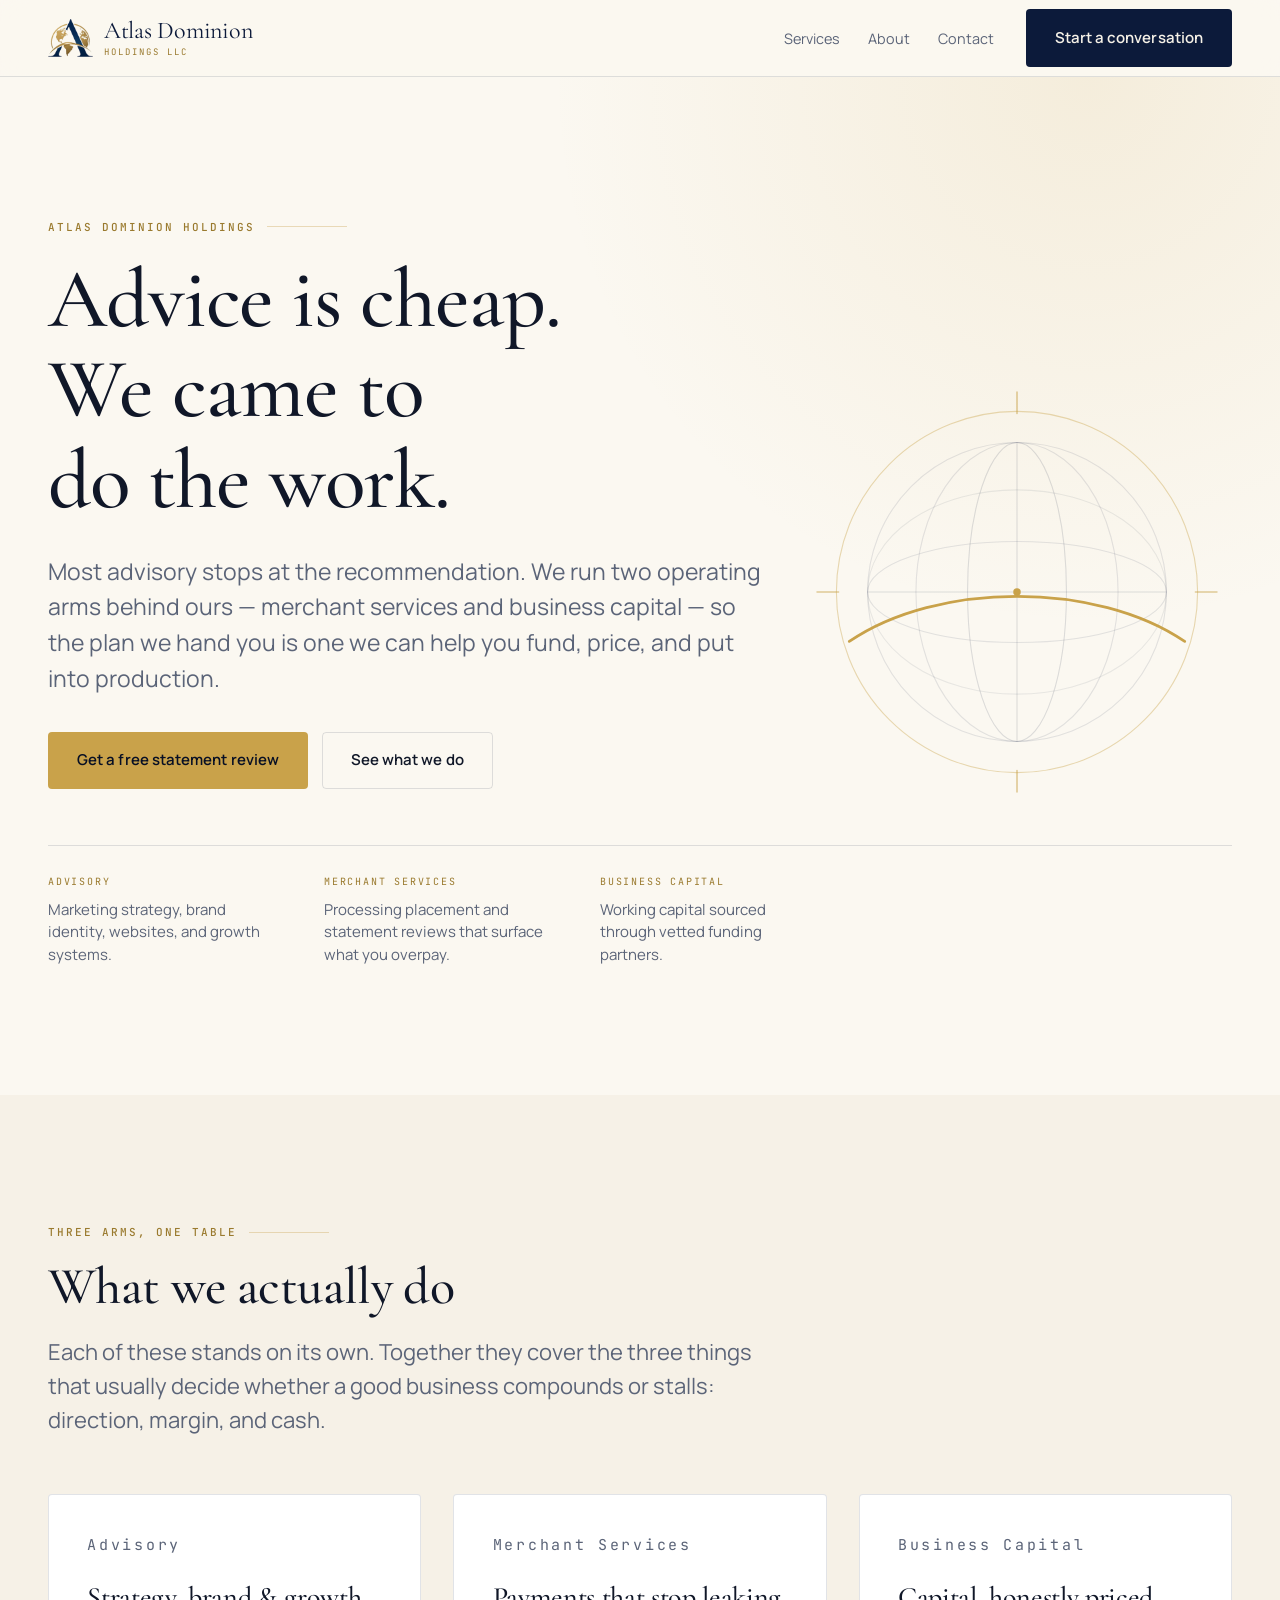
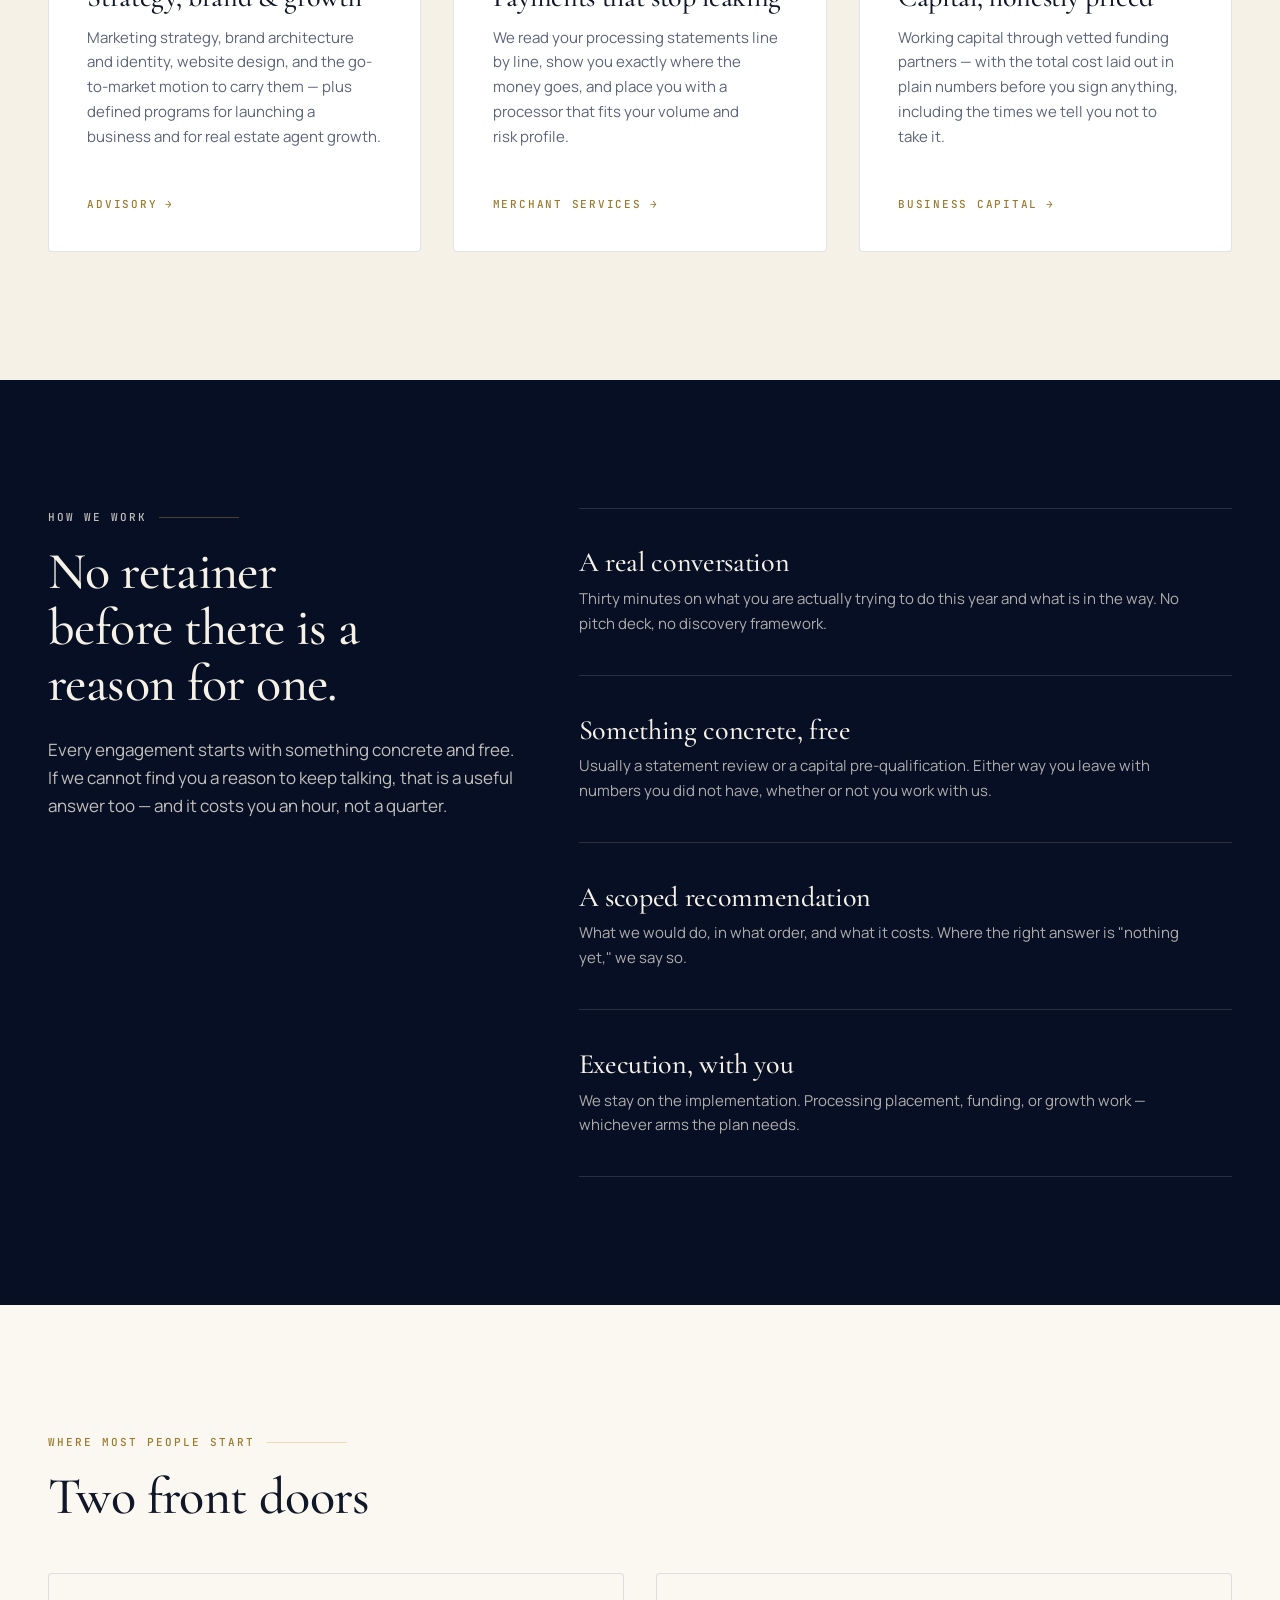
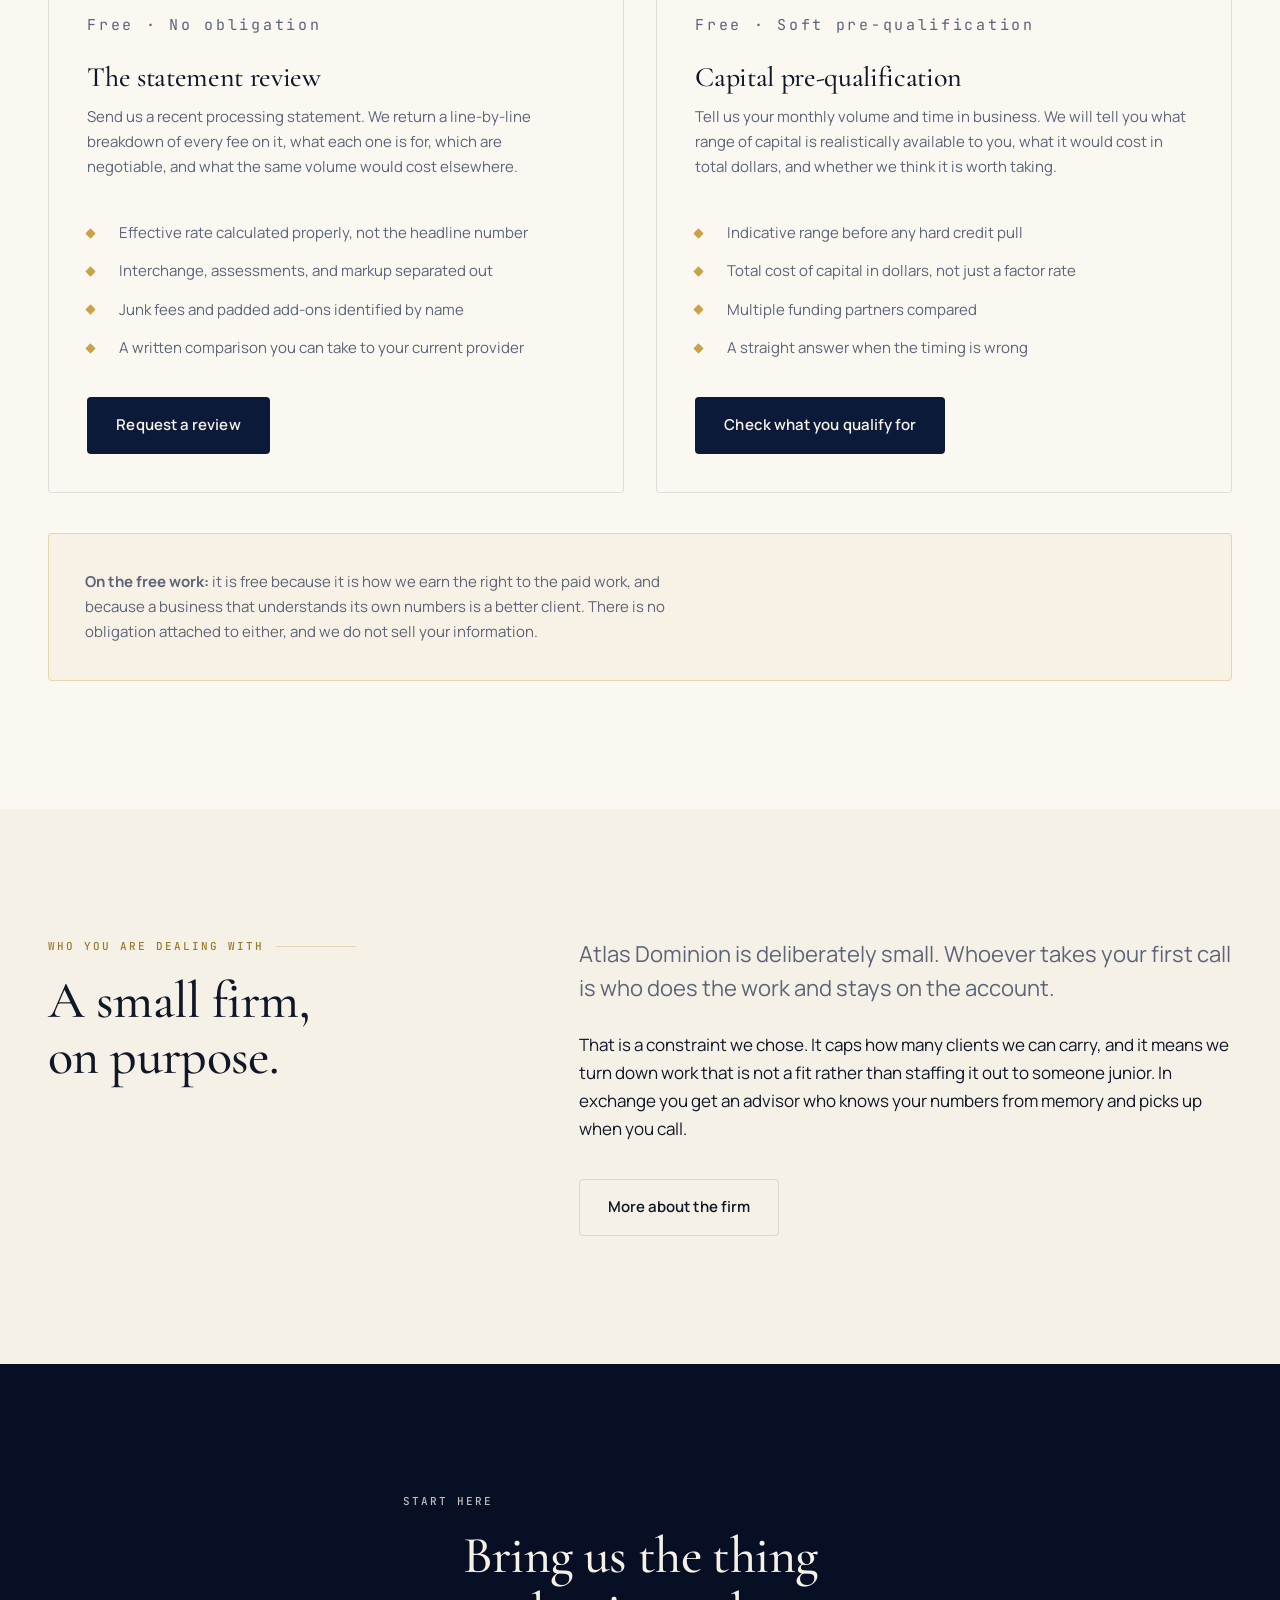
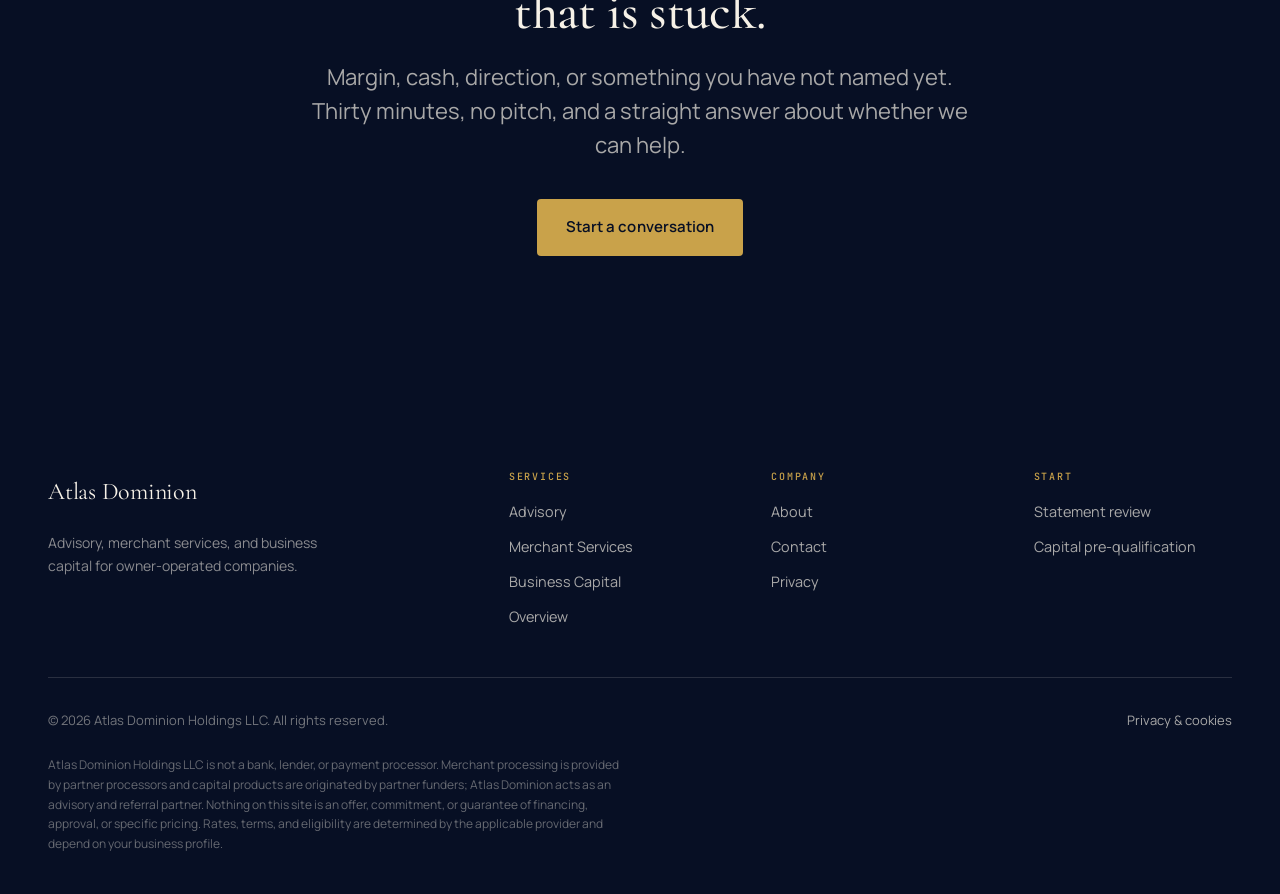
<file: index.html>
<!DOCTYPE html>
<html lang="en">
<head>
<meta charset="utf-8">
<meta name="viewport" content="width=device-width, initial-scale=1">

<title>Atlas Dominion Holdings — Advisory, Merchant Services &amp; Business Capital</title>
<meta name="description" content="Atlas Dominion Holdings is an advisory firm for owner-operated businesses, with merchant services and business capital arms behind it. Strategy you can actually execute.">
<link rel="canonical" href="https://atlas-dominion.com/">

<meta property="og:type" content="website">
<meta property="og:site_name" content="Atlas Dominion Holdings">
<meta property="og:title" content="Atlas Dominion Holdings — Advisory, Merchant Services &amp; Business Capital">
<meta property="og:description" content="Advisory for owner-operated businesses, with the operating arms to execute: merchant services and business capital.">
<meta property="og:url" content="https://atlas-dominion.com/">
<meta property="og:image" content="https://atlas-dominion.com/assets/img/og-image.png">
<meta property="og:image:width" content="1200">
<meta property="og:image:height" content="630">
<meta name="twitter:card" content="summary_large_image">

<link rel="icon" type="image/png" sizes="32x32" href="assets/img/favicon-32.png">
<link rel="apple-touch-icon" href="assets/img/apple-touch-icon.png">
<link rel="preconnect" href="https://fonts.googleapis.com">
<link rel="preconnect" href="https://fonts.gstatic.com" crossorigin>
<link href="https://fonts.googleapis.com/css2?family=Cormorant+Garamond:wght@400;500;600&family=JetBrains+Mono:wght@400;500&family=Manrope:wght@400;500;600;700&display=swap" rel="stylesheet">
<link rel="stylesheet" href="assets/css/atlas.css">

<script type="application/ld+json">
{
  "@context": "https://schema.org",
  "@type": "Organization",
  "name": "Atlas Dominion Holdings LLC",
  "url": "https://atlas-dominion.com/",
  "logo": "https://atlas-dominion.com/assets/img/logo-full.png",
  "image": "https://atlas-dominion.com/assets/img/og-image.png",
  "description": "Advisory, merchant services, and business capital for owner-operated businesses."
}
</script>
</head>
<body>

<a class="skip-link" href="#main">Skip to content</a>

<header class="masthead">
    <div class="shell masthead__inner">
        <a class="wordmark" href="index.html">
            <img class="wordmark__mark" src="assets/img/logo-mark.png" alt="" width="134" height="114">
            <span class="wordmark__text">
                <span class="wordmark__name">Atlas Dominion</span>
                <span class="wordmark__sub">Holdings LLC</span>
            </span>
        </a>

        <nav class="nav" aria-label="Primary">
            <button class="nav__toggle" type="button" aria-expanded="false" aria-controls="nav-links">Menu</button>
            <ul class="nav__links" id="nav-links" data-open="false">
                <li><a href="services.html">Services</a></li>
                <li><a href="about.html">About</a></li>
                <li><a href="contact.html">Contact</a></li>
            </ul>
            <a class="btn btn--navy" href="contact.html" data-atlas-cta="nav">Start a conversation</a>
        </nav>
    </div>
</header>

<main id="main">

    <!-- ------------------------------------------------------------ hero -->
    <section class="hero">
        <div class="shell hero__inner">
            <p class="eyebrow">Atlas Dominion Holdings</p>

            <h1>Advice is cheap. We came to do the work.</h1>

            <p class="hero__lede">
                Most advisory stops at the recommendation. We run two operating arms behind
                ours — merchant services and business capital — so the plan we hand you is one
                we can help you fund, price, and put into production.
            </p>

            <div class="btn-row">
                <a class="btn btn--gold" href="contact.html?intent=statement-audit" data-atlas-cta="hero-primary">
                    Get a free statement review
                </a>
                <a class="btn btn--ghost" href="services.html" data-atlas-cta="hero-secondary">
                    See what we do
                </a>
            </div>

            <dl class="hero__meta">
                <div>
                    <dt>Advisory</dt>
                    <dd>Marketing strategy, brand identity, websites, and growth systems.</dd>
                </div>
                <div>
                    <dt>Merchant Services</dt>
                    <dd>Processing placement and statement reviews that surface what you overpay.</dd>
                </div>
                <div>
                    <dt>Business Capital</dt>
                    <dd>Working capital sourced through vetted funding partners.</dd>
                </div>
            </dl>
            <div class="hero__figure hero__figure--lg">
                <svg viewBox="0 0 400 400" fill="none" xmlns="http://www.w3.org/2000/svg" aria-hidden="true" focusable="false">
                <circle cx="200" cy="200" r="168" stroke="var(--gold)" stroke-opacity=".40"/>
                <circle cx="200" cy="200" r="139" stroke="var(--navy)" stroke-opacity=".10"/>
                <ellipse cx="200" cy="200" rx="46" ry="139" stroke="var(--navy)" stroke-opacity=".13"/>
                <ellipse cx="200" cy="200" rx="94" ry="139" stroke="var(--navy)" stroke-opacity=".10"/>
                <ellipse cx="200" cy="200" rx="139" ry="47" stroke="var(--navy)" stroke-opacity=".10"/>
                <ellipse cx="200" cy="200" rx="139" ry="95" stroke="var(--navy)" stroke-opacity=".08"/>
                <line x1="200" y1="61" x2="200" y2="339" stroke="var(--navy)" stroke-opacity=".13"/>
                <line x1="61" y1="200" x2="339" y2="200" stroke="var(--navy)" stroke-opacity=".13"/>
                <path d="M44 246C126 190 274 190 356 246" stroke="var(--gold)" stroke-width="2.5" stroke-linecap="round"/>
                <circle cx="200" cy="200" r="3.5" fill="var(--gold)"/>
                <path d="M200 14v20M200 366v20M14 200h20M366 200h20" stroke="var(--gold)" stroke-opacity=".55" stroke-width="1.5" stroke-linecap="round"/>
            </svg>
            </div>
        </div>
    </section>

    <!-- -------------------------------------------------------- services -->
    <section class="section section--bone">
        <div class="shell">
            <p class="eyebrow">Three arms, one table</p>
            <h2>What we actually do</h2>
            <p class="lede" style="margin-top:1.25rem;max-width:56ch">
                Each of these stands on its own. Together they cover the three things that
                usually decide whether a good business compounds or stalls: direction, margin,
                and cash.
            </p>

            <div class="grid grid--3" style="margin-top:3.5rem">

                <article class="card card--link">
                    <p class="card__index">Advisory</p>
                    <h3>Strategy, brand &amp; growth</h3>
                    <p>
                        Marketing strategy, brand architecture and identity, website design, and
                        the go-to-market motion to carry them — plus defined programs for
                        launching a business and for real estate agent growth.
                    </p>
                    <a class="arrow-link stretch" href="advisory.html">Advisory <span>&rarr;</span></a>
                </article>

                <article class="card card--link">
                    <p class="card__index">Merchant Services</p>
                    <h3>Payments that stop leaking</h3>
                    <p>
                        We read your processing statements line by line, show you exactly where
                        the money goes, and place you with a processor that fits your volume and
                        risk profile.
                    </p>
                    <a class="arrow-link stretch" href="merchant-services.html">Merchant services <span>&rarr;</span></a>
                </article>

                <article class="card card--link">
                    <p class="card__index">Business Capital</p>
                    <h3>Capital, honestly priced</h3>
                    <p>
                        Working capital through vetted funding partners — with the total cost
                        laid out in plain numbers before you sign anything, including the times
                        we tell you not to take it.
                    </p>
                    <a class="arrow-link stretch" href="business-capital.html">Business capital <span>&rarr;</span></a>
                </article>

            </div>
        </div>
    </section>

    <!-- ------------------------------------------------------- how we work -->
    <section class="section section--navy">
        <div class="shell split">
            <div class="split__aside">
                <p class="eyebrow">How we work</p>
                <h2>No retainer before there is a reason for one.</h2>
                <p style="margin-top:1.5rem">
                    Every engagement starts with something concrete and free. If we cannot find
                    you a reason to keep talking, that is a useful answer too — and it costs you
                    an hour, not a quarter.
                </p>
            </div>

            <div>
                <ol class="steps">
                    <li>
                        <div>
                            <h3>A real conversation</h3>
                            <p>
                                Thirty minutes on what you are actually trying to do this year and
                                what is in the way. No pitch deck, no discovery framework.
                            </p>
                        </div>
                    </li>
                    <li>
                        <div>
                            <h3>Something concrete, free</h3>
                            <p>
                                Usually a statement review or a capital pre-qualification. Either
                                way you leave with numbers you did not have, whether or not you
                                work with us.
                            </p>
                        </div>
                    </li>
                    <li>
                        <div>
                            <h3>A scoped recommendation</h3>
                            <p>
                                What we would do, in what order, and what it costs. Where the right
                                answer is "nothing yet," we say so.
                            </p>
                        </div>
                    </li>
                    <li>
                        <div>
                            <h3>Execution, with you</h3>
                            <p>
                                We stay on the implementation. Processing placement, funding, or
                                growth work — whichever arms the plan needs.
                            </p>
                        </div>
                    </li>
                </ol>
            </div>
        </div>
    </section>

    <!-- ------------------------------------------------------ entry offers -->
    <section class="section">
        <div class="shell">
            <p class="eyebrow">Where most people start</p>
            <h2>Two front doors</h2>

            <div class="grid grid--2" style="margin-top:3rem">

                <article class="card">
                    <p class="card__index">Free · No obligation</p>
                    <h3>The statement review</h3>
                    <p>
                        Send us a recent processing statement. We return a line-by-line breakdown
                        of every fee on it, what each one is for, which are negotiable, and what
                        the same volume would cost elsewhere.
                    </p>
                    <ul class="checks">
                        <li>Effective rate calculated properly, not the headline number</li>
                        <li>Interchange, assessments, and markup separated out</li>
                        <li>Junk fees and padded add-ons identified by name</li>
                        <li>A written comparison you can take to your current provider</li>
                    </ul>
                    <div class="btn-row">
                        <a class="btn btn--navy" href="contact.html?intent=statement-audit" data-atlas-cta="entry-audit">
                            Request a review
                        </a>
                    </div>
                </article>

                <article class="card">
                    <p class="card__index">Free · Soft pre-qualification</p>
                    <h3>Capital pre-qualification</h3>
                    <p>
                        Tell us your monthly volume and time in business. We will tell you what
                        range of capital is realistically available to you, what it would cost in
                        total dollars, and whether we think it is worth taking.
                    </p>
                    <ul class="checks">
                        <li>Indicative range before any hard credit pull</li>
                        <li>Total cost of capital in dollars, not just a factor rate</li>
                        <li>Multiple funding partners compared</li>
                        <li>A straight answer when the timing is wrong</li>
                    </ul>
                    <div class="btn-row">
                        <a class="btn btn--navy" href="contact.html?intent=capital-preapproval" data-atlas-cta="entry-capital">
                            Check what you qualify for
                        </a>
                    </div>
                </article>

            </div>

            <div class="callout" style="margin-top:2.5rem">
                <p>
                    <strong>On the free work:</strong> it is free because it is how we earn the
                    right to the paid work, and because a business that understands its own
                    numbers is a better client. There is no obligation attached to either, and we
                    do not sell your information.
                </p>
            </div>
        </div>
    </section>

    <!-- ------------------------------------------------------------ about -->
    <section class="section section--bone">
        <div class="shell split">
            <div class="split__aside">
                <p class="eyebrow">Who you are dealing with</p>
                <h2>A small firm, on purpose.</h2>
            </div>

            <div>
                <p class="lede">
                    Atlas Dominion is deliberately small. Whoever takes your first call is who
                    does the work and stays on the account.
                </p>
                <p style="margin-top:1.5rem">
                    That is a constraint we chose. It caps how many clients we can carry, and it
                    means we turn down work that is not a fit rather than staffing it out to
                    someone junior. In exchange you get an advisor who knows your numbers from
                    memory and picks up when you call.
                </p>
                <div class="btn-row">
                    <a class="btn btn--ghost" href="about.html" data-atlas-cta="about">More about the firm</a>
                </div>
            </div>
        </div>
    </section>

    <!-- -------------------------------------------------------------- CTA -->
    <section class="section section--navy cta">
        <div class="shell shell--narrow">
            <p class="eyebrow eyebrow--plain" style="justify-content:center">Start here</p>
            <h2>Bring us the thing that is stuck.</h2>
            <p class="lede">
                Margin, cash, direction, or something you have not named yet. Thirty minutes,
                no pitch, and a straight answer about whether we can help.
            </p>
            <div class="btn-row">
                <a class="btn btn--gold" href="contact.html" data-atlas-cta="footer-cta">Start a conversation</a>
            </div>
        </div>
    </section>

</main>

<footer class="footer">
    <div class="shell">
        <div class="footer__grid">
            <div>
                <span class="wordmark__name">Atlas Dominion</span>
                <p class="footer__blurb">
                    Advisory, merchant services, and business capital for owner-operated
                    companies.
                </p>
            </div>

            <div>
                <h4>Services</h4>
                <ul>
                    <li><a href="advisory.html">Advisory</a></li>
                    <li><a href="merchant-services.html">Merchant Services</a></li>
                    <li><a href="business-capital.html">Business Capital</a></li>
                    <li><a href="services.html">Overview</a></li>
                </ul>
            </div>

            <div>
                <h4>Company</h4>
                <ul>
                    <li><a href="about.html">About</a></li>
                    <li><a href="contact.html">Contact</a></li>
                    <li><a href="privacy.html">Privacy</a></li>
                </ul>
            </div>

            <div>
                <h4>Start</h4>
                <ul>
                    <li><a href="contact.html?intent=statement-audit">Statement review</a></li>
                    <li><a href="contact.html?intent=capital-preapproval">Capital pre-qualification</a></li>
                </ul>
            </div>
        </div>

        <div class="footer__base">
            <span>&copy; <span data-year>2026</span> Atlas Dominion Holdings LLC. All rights reserved.</span>
            <span><a href="privacy.html">Privacy &amp; cookies</a></span>
        </div>

        <!-- TODO(Christian): have counsel review this disclosure before launch. -->
        <p class="footer__disclosure">
            Atlas Dominion Holdings LLC is not a bank, lender, or payment processor. Merchant
            processing is provided by partner processors and capital products are originated by
            partner funders; Atlas Dominion acts as an advisory and referral partner. Nothing on
            this site is an offer, commitment, or guarantee of financing, approval, or specific
            pricing. Rates, terms, and eligibility are determined by the applicable provider and
            depend on your business profile.
        </p>
    </div>
</footer>

<script src="assets/js/site.js" defer></script>
<script src="https://admin.atlas-dominion.com/tracker.js" defer></script>
</body>
</html>
</file>
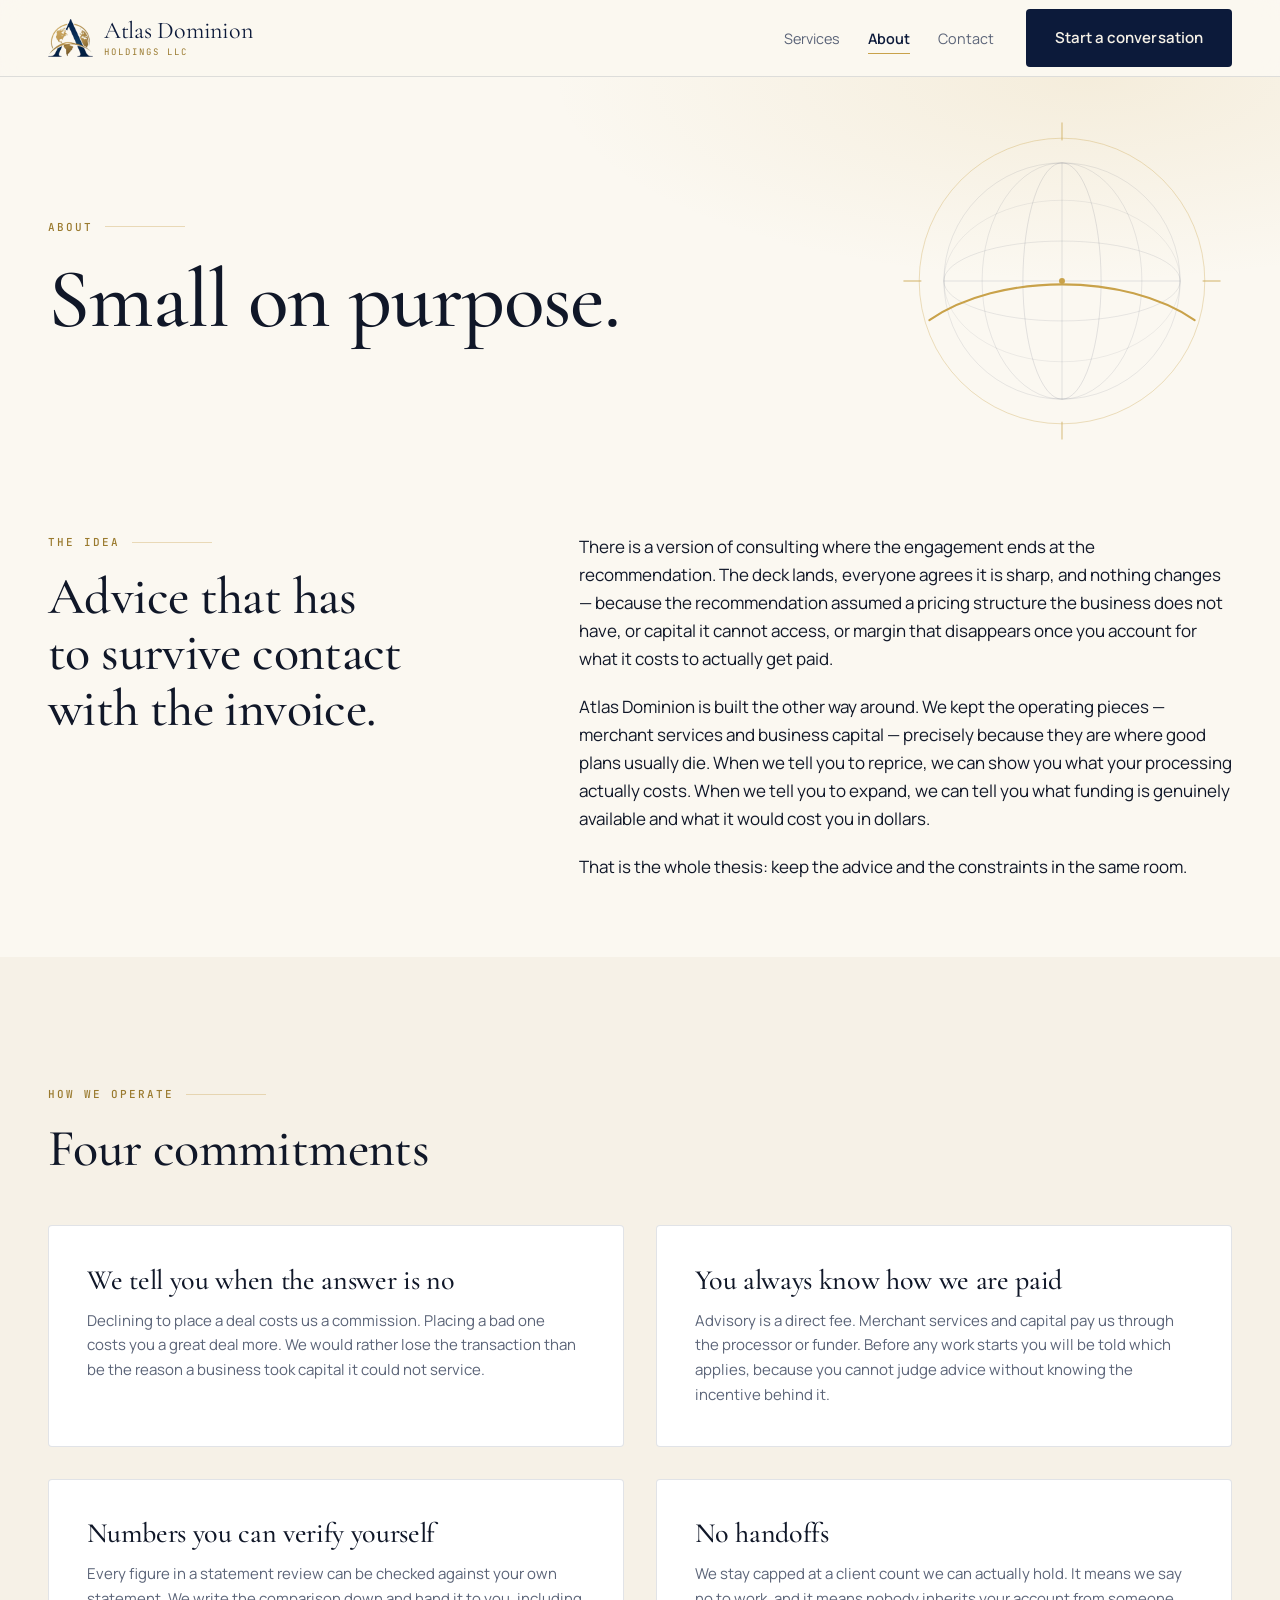
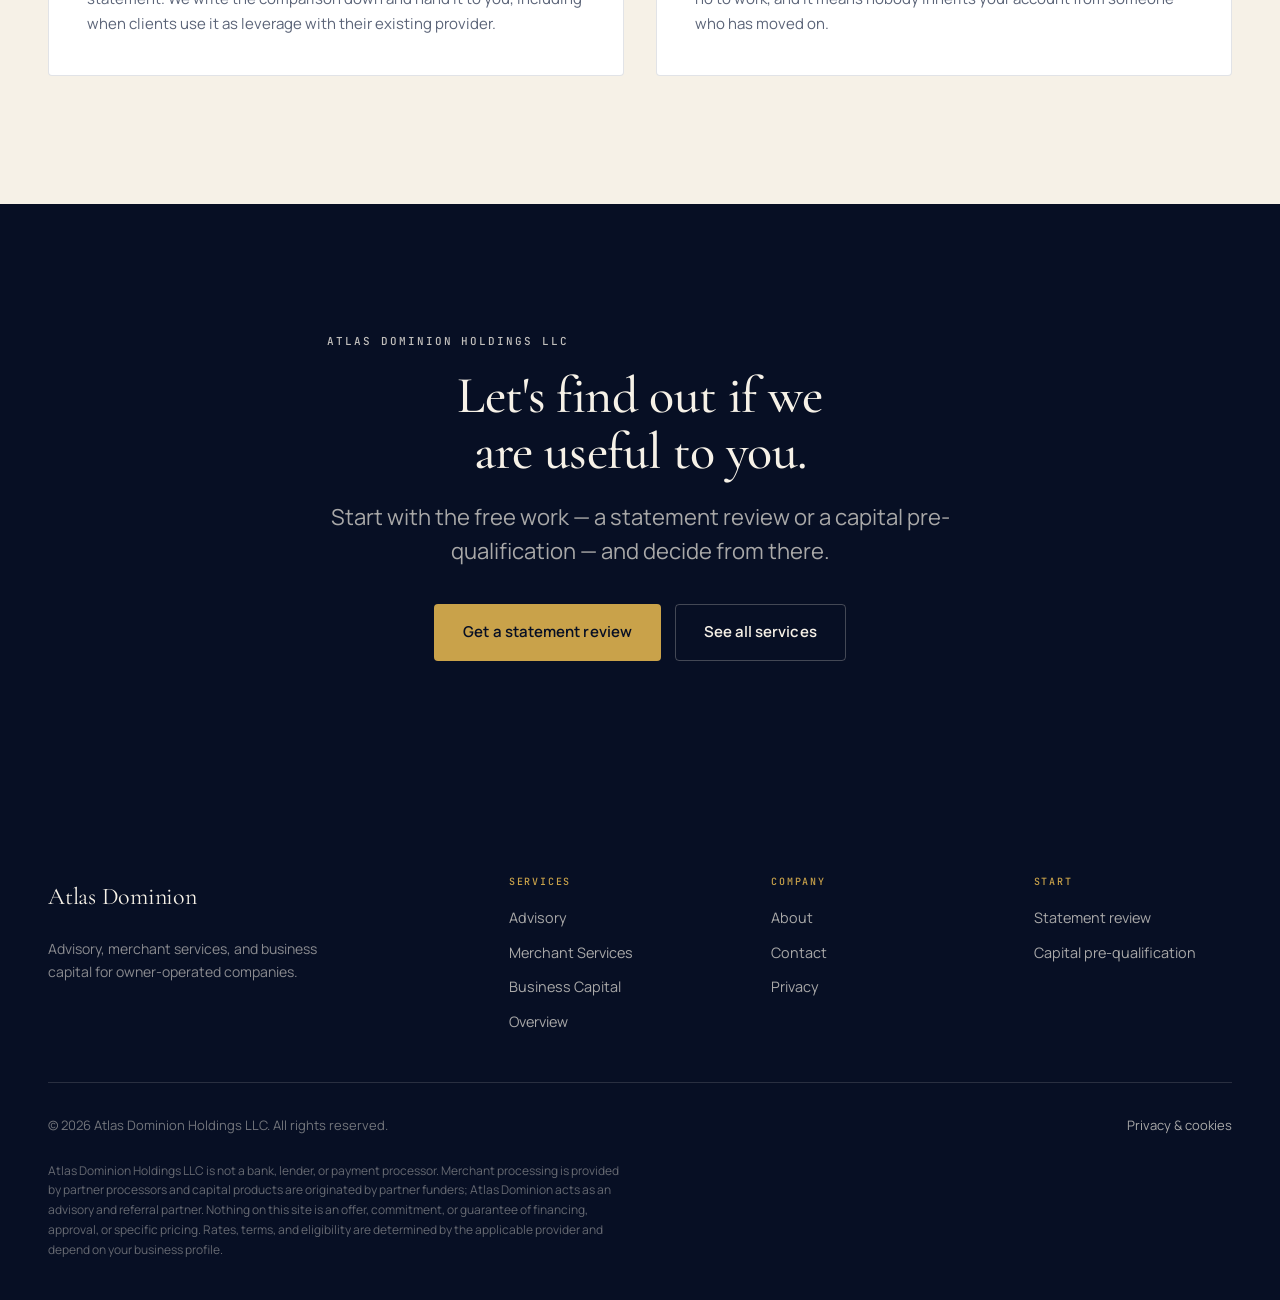
<file: about.html>
<!DOCTYPE html>
<html lang="en">
<head>
<meta charset="utf-8">
<meta name="viewport" content="width=device-width, initial-scale=1">

<title>About — Atlas Dominion Holdings</title>
<meta name="description" content="How Atlas Dominion Holdings works: advisory kept in the same room as the constraints that decide whether a plan survives, and the four commitments we hold ourselves to.">
<link rel="canonical" href="https://atlas-dominion.com/about.html">

<meta property="og:type" content="website">
<meta property="og:site_name" content="Atlas Dominion Holdings">
<meta property="og:title" content="About — Atlas Dominion Holdings">
<meta property="og:description" content="How Atlas Dominion Holdings works, and the four commitments we hold ourselves to.">
<meta property="og:url" content="https://atlas-dominion.com/about.html">
<meta property="og:image" content="https://atlas-dominion.com/assets/img/og-image.png">
<meta property="og:image:width" content="1200">
<meta property="og:image:height" content="630">

<link rel="icon" type="image/png" sizes="32x32" href="assets/img/favicon-32.png">
<link rel="apple-touch-icon" href="assets/img/apple-touch-icon.png">
<link rel="preconnect" href="https://fonts.googleapis.com">
<link rel="preconnect" href="https://fonts.gstatic.com" crossorigin>
<link href="https://fonts.googleapis.com/css2?family=Cormorant+Garamond:wght@400;500;600&family=JetBrains+Mono:wght@400;500&family=Manrope:wght@400;500;600;700&display=swap" rel="stylesheet">
<link rel="stylesheet" href="assets/css/atlas.css">
</head>
<body>

<a class="skip-link" href="#main">Skip to content</a>

<header class="masthead">
    <div class="shell masthead__inner">
        <a class="wordmark" href="index.html">
            <img class="wordmark__mark" src="assets/img/logo-mark.png" alt="" width="134" height="114">
            <span class="wordmark__text">
                <span class="wordmark__name">Atlas Dominion</span>
                <span class="wordmark__sub">Holdings LLC</span>
            </span>
        </a>
        <nav class="nav" aria-label="Primary">
            <button class="nav__toggle" type="button" aria-expanded="false" aria-controls="nav-links">Menu</button>
            <ul class="nav__links" id="nav-links" data-open="false">
                <li><a href="services.html">Services</a></li>
                <li><a href="about.html" aria-current="page">About</a></li>
                <li><a href="contact.html">Contact</a></li>
            </ul>
            <a class="btn btn--navy" href="contact.html" data-atlas-cta="nav">Start a conversation</a>
        </nav>
    </div>
</header>

<main id="main">

    <section class="hero">
        <div class="shell hero__inner">
            <p class="eyebrow">About</p>
            <h1>Small on purpose.</h1>
            <div class="hero__figure">
                <svg viewBox="0 0 400 400" fill="none" xmlns="http://www.w3.org/2000/svg" aria-hidden="true" focusable="false">
                <circle cx="200" cy="200" r="168" stroke="var(--gold)" stroke-opacity=".40"/>
                <circle cx="200" cy="200" r="139" stroke="var(--navy)" stroke-opacity=".10"/>
                <ellipse cx="200" cy="200" rx="46" ry="139" stroke="var(--navy)" stroke-opacity=".13"/>
                <ellipse cx="200" cy="200" rx="94" ry="139" stroke="var(--navy)" stroke-opacity=".10"/>
                <ellipse cx="200" cy="200" rx="139" ry="47" stroke="var(--navy)" stroke-opacity=".10"/>
                <ellipse cx="200" cy="200" rx="139" ry="95" stroke="var(--navy)" stroke-opacity=".08"/>
                <line x1="200" y1="61" x2="200" y2="339" stroke="var(--navy)" stroke-opacity=".13"/>
                <line x1="61" y1="200" x2="339" y2="200" stroke="var(--navy)" stroke-opacity=".13"/>
                <path d="M44 246C126 190 274 190 356 246" stroke="var(--gold)" stroke-width="2.5" stroke-linecap="round"/>
                <circle cx="200" cy="200" r="3.5" fill="var(--gold)"/>
                <path d="M200 14v20M200 366v20M14 200h20M366 200h20" stroke="var(--gold)" stroke-opacity=".55" stroke-width="1.5" stroke-linecap="round"/>
            </svg>
            </div>
        </div>
    </section>

    <section class="section section--tight">
        <div class="shell split">
            <div class="split__aside">
                <p class="eyebrow">The idea</p>
                <h2>Advice that has to survive contact with the invoice.</h2>
            </div>

            <div>
                <p>
                    There is a version of consulting where the engagement ends at the
                    recommendation. The deck lands, everyone agrees it is sharp, and nothing
                    changes — because the recommendation assumed a pricing structure the business
                    does not have, or capital it cannot access, or margin that disappears once you
                    account for what it costs to actually get paid.
                </p>
                <p>
                    Atlas Dominion is built the other way around. We kept the operating pieces —
                    merchant services and business capital — precisely because they are where good
                    plans usually die. When we tell you to reprice, we can show you what your
                    processing actually costs. When we tell you to expand, we can tell you what
                    funding is genuinely available and what it would cost you in dollars.
                </p>
                <p>
                    That is the whole thesis: keep the advice and the constraints in the same room.
                </p>
            </div>
        </div>
    </section>

    <section class="section section--bone">
        <div class="shell">
            <p class="eyebrow">How we operate</p>
            <h2>Four commitments</h2>

            <div class="grid grid--2" style="margin-top:3rem">

                <article class="card">
                    <h3>We tell you when the answer is no</h3>
                    <p>
                        Declining to place a deal costs us a commission. Placing a bad one costs
                        you a great deal more. We would rather lose the transaction than be the
                        reason a business took capital it could not service.
                    </p>
                </article>

                <article class="card">
                    <h3>You always know how we are paid</h3>
                    <p>
                        Advisory is a direct fee. Merchant services and capital pay us through the
                        processor or funder. Before any work starts you will be told which applies,
                        because you cannot judge advice without knowing the incentive behind it.
                    </p>
                </article>

                <article class="card">
                    <h3>Numbers you can verify yourself</h3>
                    <p>
                        Every figure in a statement review can be checked against your own
                        statement. We write the comparison down and hand it to you, including when
                        clients use it as leverage with their existing provider.
                    </p>
                </article>

                <article class="card">
                    <h3>No handoffs</h3>
                    <p>
                        We stay capped at a client count we can actually hold. It means we say no
                        to work, and it means nobody inherits your account from someone who has
                        moved on.
                    </p>
                </article>

            </div>
        </div>
    </section>

    <section class="section section--navy cta">
        <div class="shell shell--narrow">
            <p class="eyebrow eyebrow--plain" style="justify-content:center">Atlas Dominion Holdings LLC</p>
            <h2>Let's find out if we are useful to you.</h2>
            <p class="lede">
                Start with the free work — a statement review or a capital pre-qualification — and
                decide from there.
            </p>
            <div class="btn-row">
                <a class="btn btn--gold" href="contact.html?intent=statement-audit" data-atlas-cta="about-audit">Get a statement review</a>
                <a class="btn btn--ghost" href="services.html">See all services</a>
            </div>
        </div>
    </section>

</main>

<footer class="footer">
    <div class="shell">
        <div class="footer__grid">
            <div>
                <span class="wordmark__name">Atlas Dominion</span>
                <p class="footer__blurb">
                    Advisory, merchant services, and business capital for owner-operated
                    companies.
                </p>
            </div>
            <div>
                <h4>Services</h4>
                <ul>
                    <li><a href="advisory.html">Advisory</a></li>
                    <li><a href="merchant-services.html">Merchant Services</a></li>
                    <li><a href="business-capital.html">Business Capital</a></li>
                    <li><a href="services.html">Overview</a></li>
                </ul>
            </div>
            <div>
                <h4>Company</h4>
                <ul>
                    <li><a href="about.html">About</a></li>
                    <li><a href="contact.html">Contact</a></li>
                    <li><a href="privacy.html">Privacy</a></li>
                </ul>
            </div>
            <div>
                <h4>Start</h4>
                <ul>
                    <li><a href="contact.html?intent=statement-audit">Statement review</a></li>
                    <li><a href="contact.html?intent=capital-preapproval">Capital pre-qualification</a></li>
                </ul>
            </div>
        </div>

        <div class="footer__base">
            <span>&copy; <span data-year>2026</span> Atlas Dominion Holdings LLC. All rights reserved.</span>
            <span><a href="privacy.html">Privacy &amp; cookies</a></span>
        </div>

        <p class="footer__disclosure">
            Atlas Dominion Holdings LLC is not a bank, lender, or payment processor. Merchant
            processing is provided by partner processors and capital products are originated by
            partner funders; Atlas Dominion acts as an advisory and referral partner. Nothing on
            this site is an offer, commitment, or guarantee of financing, approval, or specific
            pricing. Rates, terms, and eligibility are determined by the applicable provider and
            depend on your business profile.
        </p>
    </div>
</footer>

<script src="assets/js/site.js" defer></script>
<script src="https://admin.atlas-dominion.com/tracker.js" defer></script>
</body>
</html>
</file>
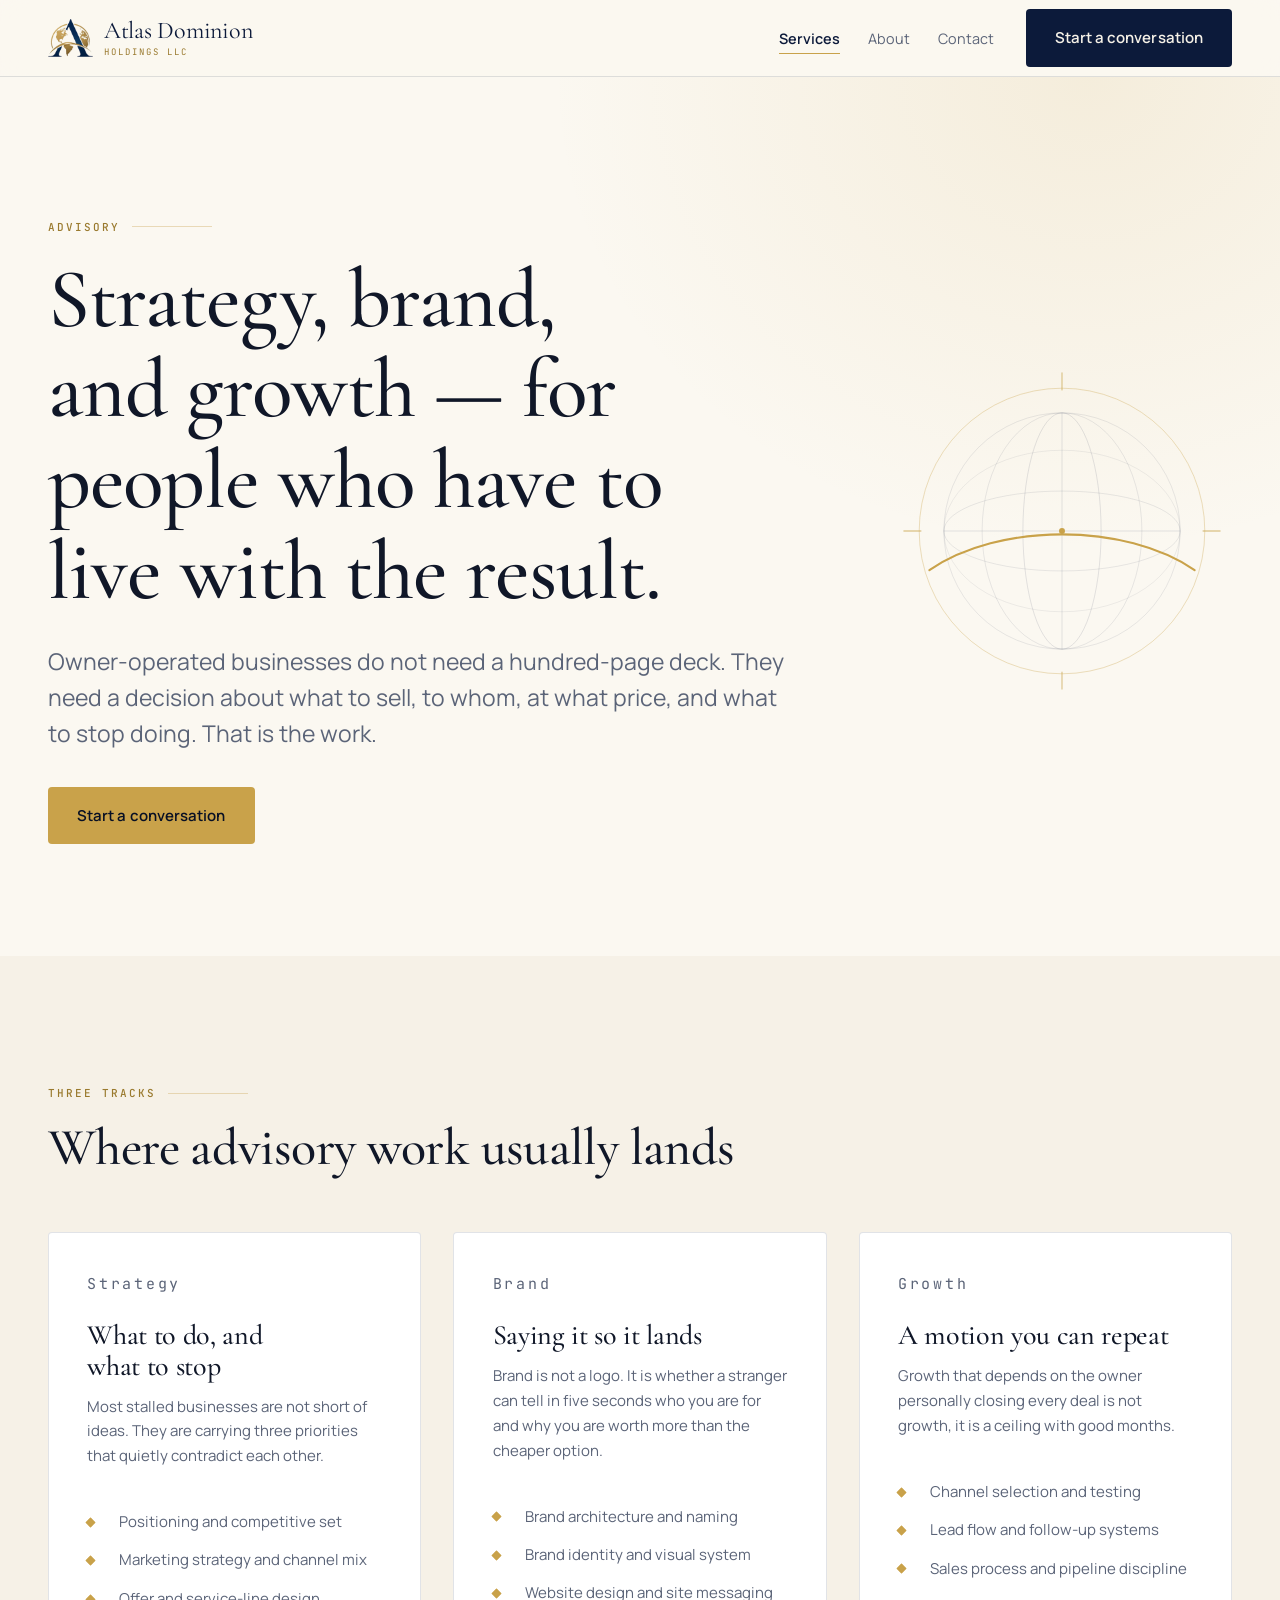
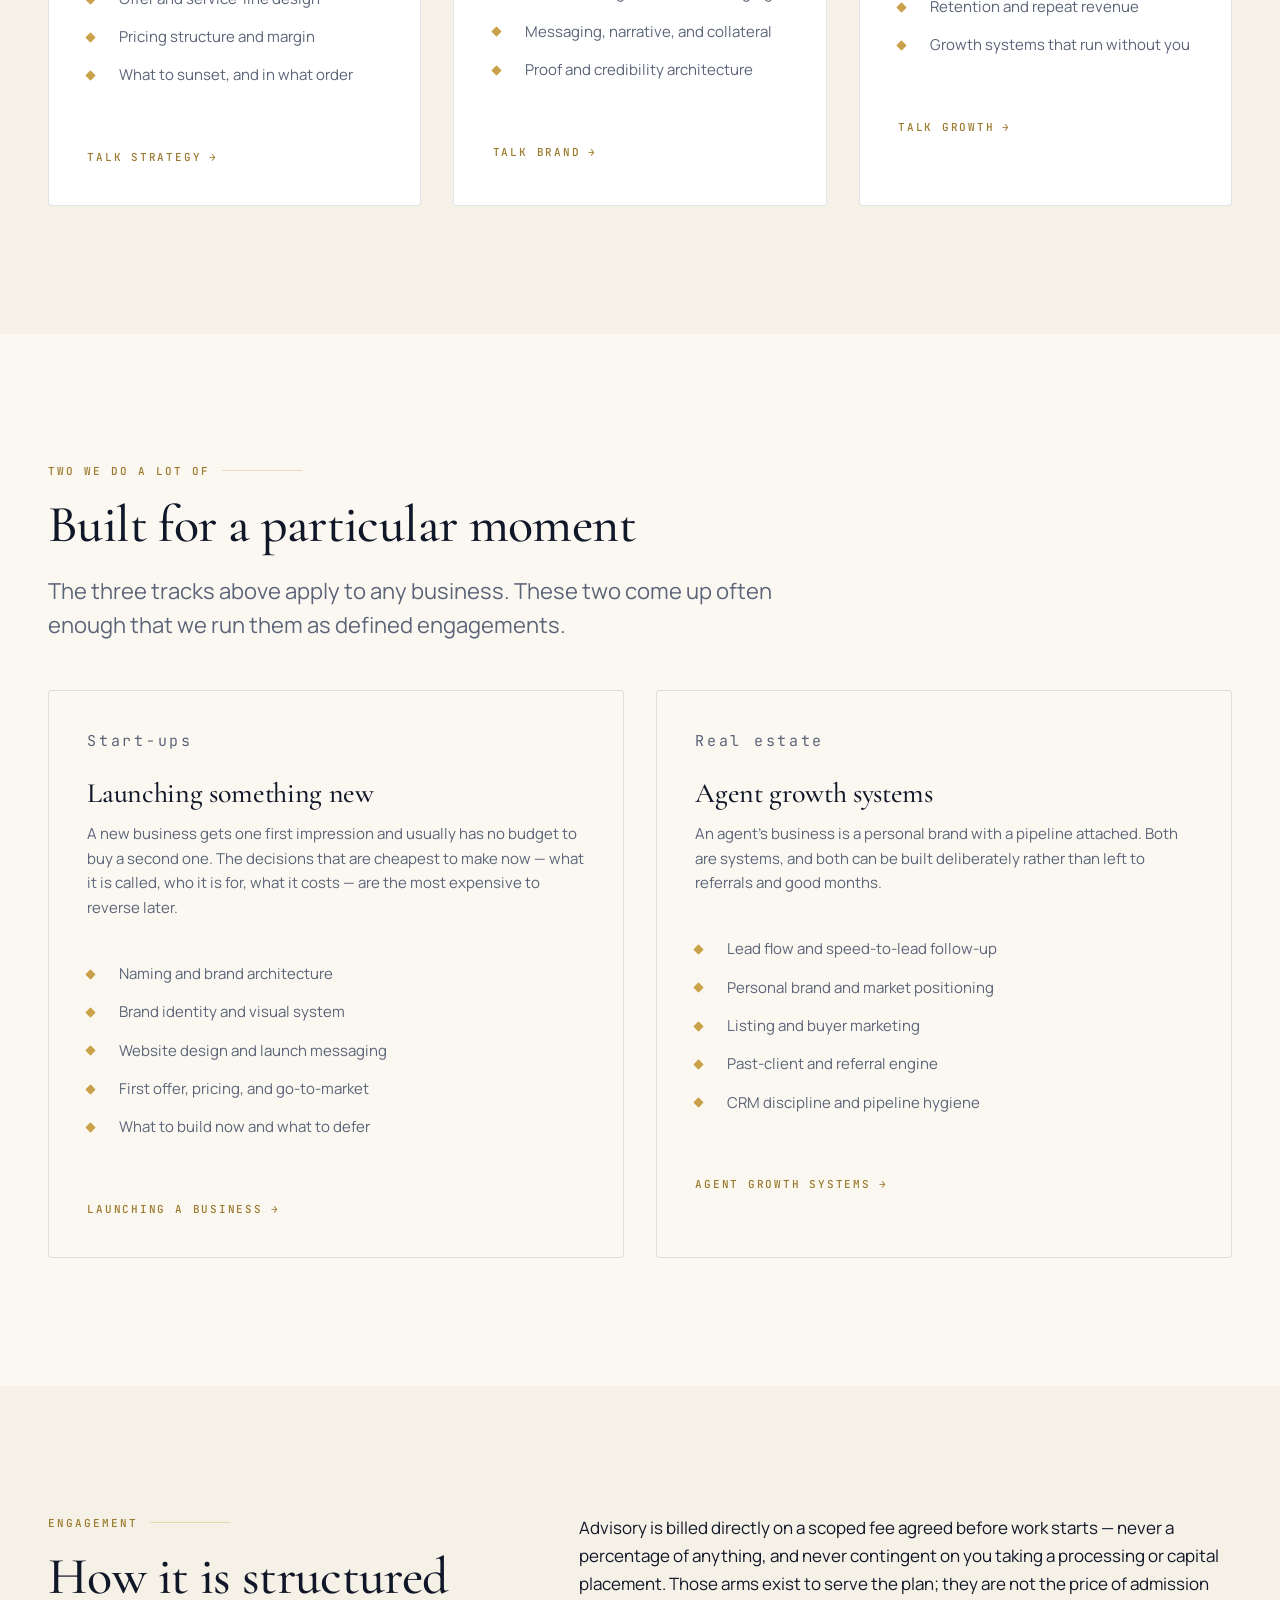
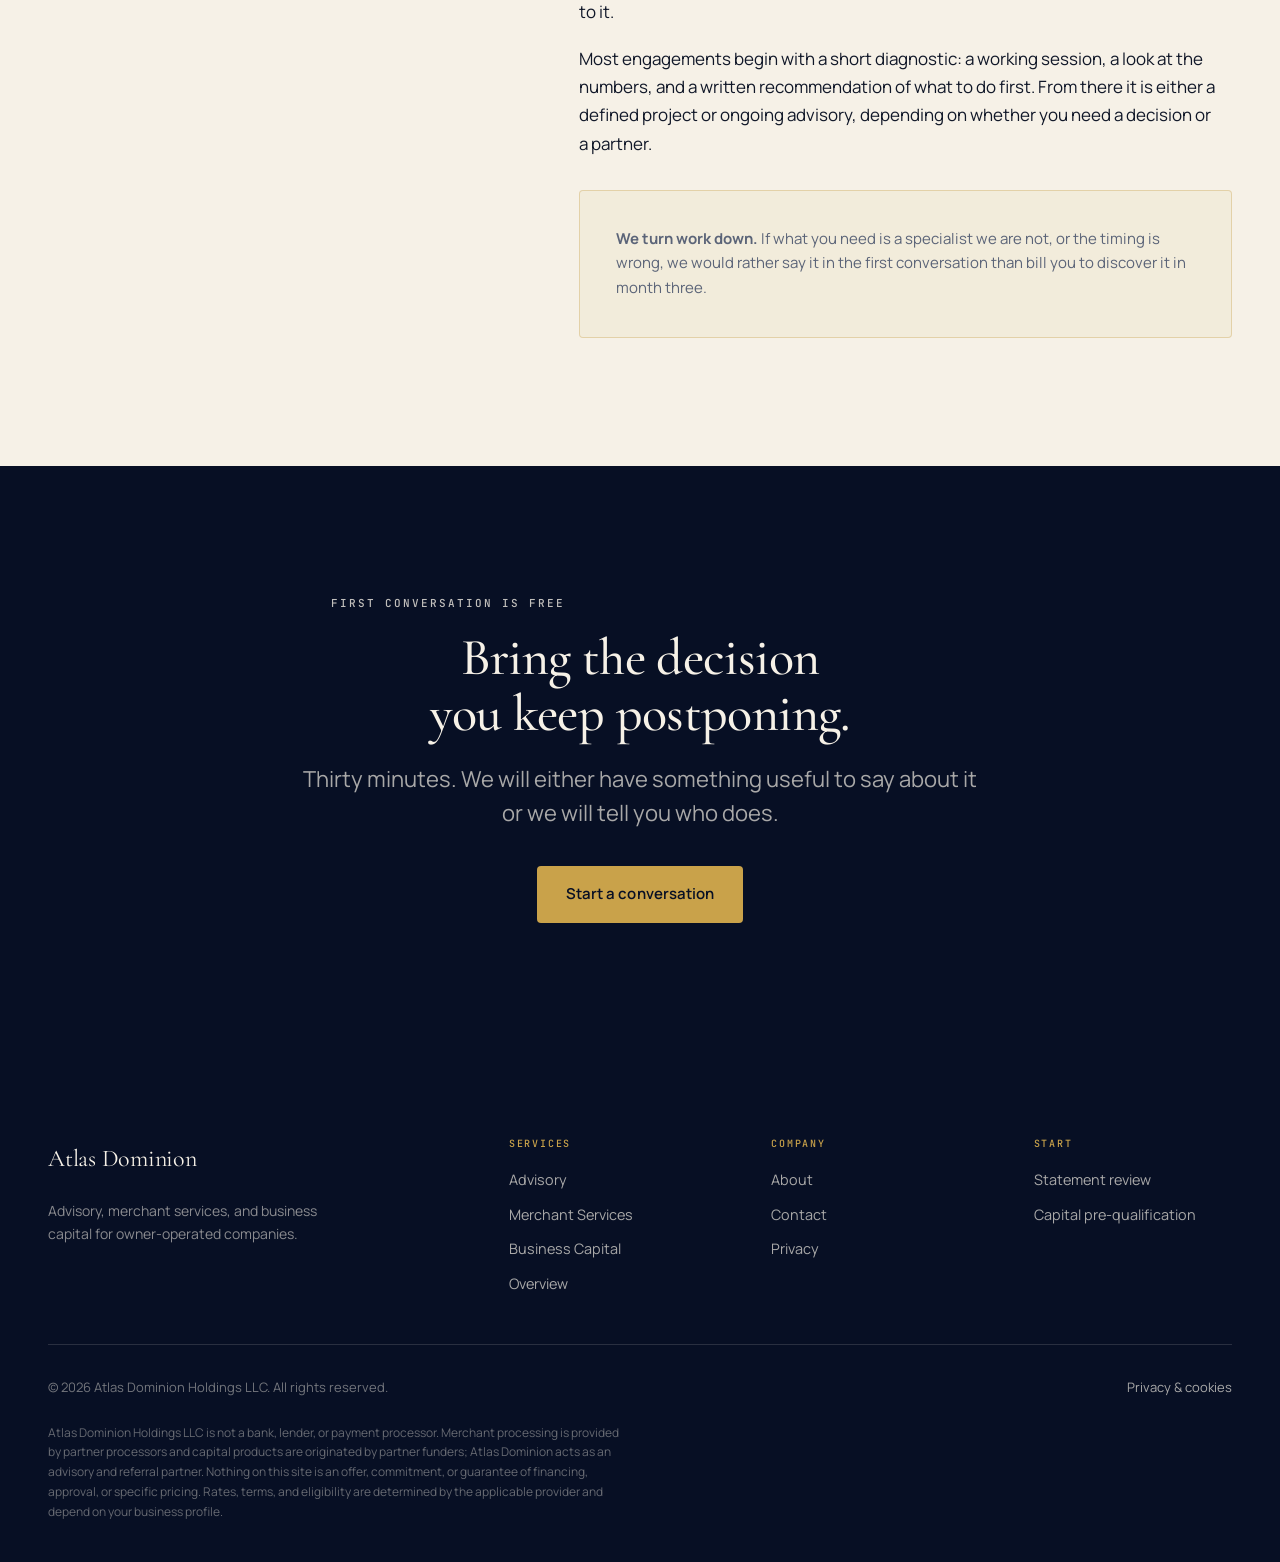
<file: advisory.html>
<!DOCTYPE html>
<html lang="en">
<head>
<meta charset="utf-8">
<meta name="viewport" content="width=device-width, initial-scale=1">

<title>Advisory — Atlas Dominion Holdings</title>
<meta name="description" content="Marketing strategy, brand architecture and identity, website design, and growth systems — plus defined programs for launching a business and for real estate agent growth.">
<link rel="canonical" href="https://atlas-dominion.com/advisory.html">

<meta property="og:type" content="website">
<meta property="og:site_name" content="Atlas Dominion Holdings">
<meta property="og:title" content="Advisory — Atlas Dominion Holdings">
<meta property="og:description" content="Marketing strategy, brand identity, website design, and growth systems for owner-operated businesses.">
<meta property="og:url" content="https://atlas-dominion.com/advisory.html">
<meta property="og:image" content="https://atlas-dominion.com/assets/img/og-image.png">
<meta property="og:image:width" content="1200">
<meta property="og:image:height" content="630">

<link rel="icon" type="image/png" sizes="32x32" href="assets/img/favicon-32.png">
<link rel="apple-touch-icon" href="assets/img/apple-touch-icon.png">
<link rel="preconnect" href="https://fonts.googleapis.com">
<link rel="preconnect" href="https://fonts.gstatic.com" crossorigin>
<link href="https://fonts.googleapis.com/css2?family=Cormorant+Garamond:wght@400;500;600&family=JetBrains+Mono:wght@400;500&family=Manrope:wght@400;500;600;700&display=swap" rel="stylesheet">
<link rel="stylesheet" href="assets/css/atlas.css">
</head>
<body>

<a class="skip-link" href="#main">Skip to content</a>

<header class="masthead">
    <div class="shell masthead__inner">
        <a class="wordmark" href="index.html">
            <img class="wordmark__mark" src="assets/img/logo-mark.png" alt="" width="134" height="114">
            <span class="wordmark__text">
                <span class="wordmark__name">Atlas Dominion</span>
                <span class="wordmark__sub">Holdings LLC</span>
            </span>
        </a>
        <nav class="nav" aria-label="Primary">
            <button class="nav__toggle" type="button" aria-expanded="false" aria-controls="nav-links">Menu</button>
            <ul class="nav__links" id="nav-links" data-open="false">
                <li><a href="services.html" aria-current="page">Services</a></li>
                <li><a href="about.html">About</a></li>
                <li><a href="contact.html">Contact</a></li>
            </ul>
            <a class="btn btn--navy" href="contact.html" data-atlas-cta="nav">Start a conversation</a>
        </nav>
    </div>
</header>

<main id="main">

    <section class="hero">
        <div class="shell hero__inner">
            <p class="eyebrow">Advisory</p>
            <h1>Strategy, brand, and growth — for people who have to live with the result.</h1>
            <p class="hero__lede">
                Owner-operated businesses do not need a hundred-page deck. They need a decision
                about what to sell, to whom, at what price, and what to stop doing. That is the
                work.
            </p>
            <div class="btn-row">
                <a class="btn btn--gold" href="contact.html?intent=advisory-strategy" data-atlas-cta="adv-hero">
                    Start a conversation
                </a>
            </div>
            <div class="hero__figure">
                <svg viewBox="0 0 400 400" fill="none" xmlns="http://www.w3.org/2000/svg" aria-hidden="true" focusable="false">
                <circle cx="200" cy="200" r="168" stroke="var(--gold)" stroke-opacity=".40"/>
                <circle cx="200" cy="200" r="139" stroke="var(--navy)" stroke-opacity=".10"/>
                <ellipse cx="200" cy="200" rx="46" ry="139" stroke="var(--navy)" stroke-opacity=".13"/>
                <ellipse cx="200" cy="200" rx="94" ry="139" stroke="var(--navy)" stroke-opacity=".10"/>
                <ellipse cx="200" cy="200" rx="139" ry="47" stroke="var(--navy)" stroke-opacity=".10"/>
                <ellipse cx="200" cy="200" rx="139" ry="95" stroke="var(--navy)" stroke-opacity=".08"/>
                <line x1="200" y1="61" x2="200" y2="339" stroke="var(--navy)" stroke-opacity=".13"/>
                <line x1="61" y1="200" x2="339" y2="200" stroke="var(--navy)" stroke-opacity=".13"/>
                <path d="M44 246C126 190 274 190 356 246" stroke="var(--gold)" stroke-width="2.5" stroke-linecap="round"/>
                <circle cx="200" cy="200" r="3.5" fill="var(--gold)"/>
                <path d="M200 14v20M200 366v20M14 200h20M366 200h20" stroke="var(--gold)" stroke-opacity=".55" stroke-width="1.5" stroke-linecap="round"/>
            </svg>
            </div>
        </div>
    </section>

    <section class="section section--bone">
        <div class="shell">
            <p class="eyebrow">Three tracks</p>
            <h2>Where advisory work usually lands</h2>

            <div class="grid grid--3" style="margin-top:3.5rem">

                <article class="card">
                    <p class="card__index">Strategy</p>
                    <h3>What to do, and what to stop</h3>
                    <p>
                        Most stalled businesses are not short of ideas. They are carrying three
                        priorities that quietly contradict each other.
                    </p>
                    <ul class="checks">
                        <li>Positioning and competitive set</li>
                        <li>Marketing strategy and channel mix</li>
                        <li>Offer and service-line design</li>
                        <li>Pricing structure and margin</li>
                        <li>What to sunset, and in what order</li>
                    </ul>
                    <div class="btn-row" style="margin-top:2rem">
                        <a class="arrow-link" href="contact.html?intent=advisory-strategy">Talk strategy <span>&rarr;</span></a>
                    </div>
                </article>

                <article class="card">
                    <p class="card__index">Brand</p>
                    <h3>Saying it so it lands</h3>
                    <p>
                        Brand is not a logo. It is whether a stranger can tell in five seconds who
                        you are for and why you are worth more than the cheaper option.
                    </p>
                    <ul class="checks">
                        <li>Brand architecture and naming</li>
                        <li>Brand identity and visual system</li>
                        <li>Website design and site messaging</li>
                        <li>Messaging, narrative, and collateral</li>
                        <li>Proof and credibility architecture</li>
                    </ul>
                    <div class="btn-row" style="margin-top:2rem">
                        <a class="arrow-link" href="contact.html?intent=advisory-brand">Talk brand <span>&rarr;</span></a>
                    </div>
                </article>

                <article class="card">
                    <p class="card__index">Growth</p>
                    <h3>A motion you can repeat</h3>
                    <p>
                        Growth that depends on the owner personally closing every deal is not
                        growth, it is a ceiling with good months.
                    </p>
                    <ul class="checks">
                        <li>Channel selection and testing</li>
                        <li>Lead flow and follow-up systems</li>
                        <li>Sales process and pipeline discipline</li>
                        <li>Retention and repeat revenue</li>
                        <li>Growth systems that run without you</li>
                    </ul>
                    <div class="btn-row" style="margin-top:2rem">
                        <a class="arrow-link" href="contact.html?intent=advisory-growth">Talk growth <span>&rarr;</span></a>
                    </div>
                </article>

            </div>
        </div>
    </section>

    <!-- --------------------------------------------------- who it is for -->
    <section class="section">
        <div class="shell">
            <p class="eyebrow">Two we do a lot of</p>
            <h2>Built for a particular moment</h2>
            <p class="lede" style="margin-top:1.25rem;max-width:56ch">
                The three tracks above apply to any business. These two come up often enough that
                we run them as defined engagements.
            </p>

            <div class="grid grid--2" style="margin-top:3rem">

                <article class="card">
                    <p class="card__index">Start-ups</p>
                    <h3>Launching something new</h3>
                    <p>
                        A new business gets one first impression and usually has no budget to buy a
                        second one. The decisions that are cheapest to make now — what it is called,
                        who it is for, what it costs — are the most expensive to reverse later.
                    </p>
                    <ul class="checks">
                        <li>Naming and brand architecture</li>
                        <li>Brand identity and visual system</li>
                        <li>Website design and launch messaging</li>
                        <li>First offer, pricing, and go-to-market</li>
                        <li>What to build now and what to defer</li>
                    </ul>
                    <div class="btn-row" style="margin-top:2rem">
                        <a class="arrow-link" href="contact.html?intent=advisory-startup">Launching a business <span>&rarr;</span></a>
                    </div>
                </article>

                <article class="card">
                    <p class="card__index">Real estate</p>
                    <h3>Agent growth systems</h3>
                    <p>
                        An agent's business is a personal brand with a pipeline attached. Both are
                        systems, and both can be built deliberately rather than left to referrals
                        and good months.
                    </p>
                    <ul class="checks">
                        <li>Lead flow and speed-to-lead follow-up</li>
                        <li>Personal brand and market positioning</li>
                        <li>Listing and buyer marketing</li>
                        <li>Past-client and referral engine</li>
                        <li>CRM discipline and pipeline hygiene</li>
                    </ul>
                    <div class="btn-row" style="margin-top:2rem">
                        <a class="arrow-link" href="contact.html?intent=advisory-real-estate">Agent growth systems <span>&rarr;</span></a>
                    </div>
                </article>

            </div>
        </div>
    </section>

    <section class="section section--bone">
        <div class="shell split">
            <div class="split__aside">
                <p class="eyebrow">Engagement</p>
                <h2>How it is structured</h2>
            </div>
            <div>
                <p>
                    Advisory is billed directly on a scoped fee agreed before work starts — never
                    a percentage of anything, and never contingent on you taking a processing or
                    capital placement. Those arms exist to serve the plan; they are not the price
                    of admission to it.
                </p>
                <p>
                    Most engagements begin with a short diagnostic: a working session, a look at
                    the numbers, and a written recommendation of what to do first. From there it is
                    either a defined project or ongoing advisory, depending on whether you need a
                    decision or a partner.
                </p>

                <div class="callout" style="margin-top:2rem">
                    <p>
                        <strong>We turn work down.</strong> If what you need is a specialist we are
                        not, or the timing is wrong, we would rather say it in the first
                        conversation than bill you to discover it in month three.
                    </p>
                </div>

                <!-- TODO(Christian): if you want engagement fee ranges published here, send
                     me your actual pricing and I will add a table. Left out rather than
                     invented. -->
            </div>
        </div>
    </section>

    <section class="section section--navy cta">
        <div class="shell shell--narrow">
            <p class="eyebrow eyebrow--plain" style="justify-content:center">First conversation is free</p>
            <h2>Bring the decision you keep postponing.</h2>
            <p class="lede">
                Thirty minutes. We will either have something useful to say about it or we will
                tell you who does.
            </p>
            <div class="btn-row">
                <a class="btn btn--gold" href="contact.html?intent=advisory-strategy" data-atlas-cta="adv-footer">
                    Start a conversation
                </a>
            </div>
        </div>
    </section>

</main>

<footer class="footer">
    <div class="shell">
        <div class="footer__grid">
            <div>
                <span class="wordmark__name">Atlas Dominion</span>
                <p class="footer__blurb">
                    Advisory, merchant services, and business capital for owner-operated
                    companies.
                </p>
            </div>
            <div>
                <h4>Services</h4>
                <ul>
                    <li><a href="advisory.html">Advisory</a></li>
                    <li><a href="merchant-services.html">Merchant Services</a></li>
                    <li><a href="business-capital.html">Business Capital</a></li>
                    <li><a href="services.html">Overview</a></li>
                </ul>
            </div>
            <div>
                <h4>Company</h4>
                <ul>
                    <li><a href="about.html">About</a></li>
                    <li><a href="contact.html">Contact</a></li>
                    <li><a href="privacy.html">Privacy</a></li>
                </ul>
            </div>
            <div>
                <h4>Start</h4>
                <ul>
                    <li><a href="contact.html?intent=statement-audit">Statement review</a></li>
                    <li><a href="contact.html?intent=capital-preapproval">Capital pre-qualification</a></li>
                </ul>
            </div>
        </div>

        <div class="footer__base">
            <span>&copy; <span data-year>2026</span> Atlas Dominion Holdings LLC. All rights reserved.</span>
            <span><a href="privacy.html">Privacy &amp; cookies</a></span>
        </div>

        <p class="footer__disclosure">
            Atlas Dominion Holdings LLC is not a bank, lender, or payment processor. Merchant
            processing is provided by partner processors and capital products are originated by
            partner funders; Atlas Dominion acts as an advisory and referral partner. Nothing on
            this site is an offer, commitment, or guarantee of financing, approval, or specific
            pricing. Rates, terms, and eligibility are determined by the applicable provider and
            depend on your business profile.
        </p>
    </div>
</footer>

<script src="assets/js/site.js" defer></script>
<script src="https://admin.atlas-dominion.com/tracker.js" defer></script>
</body>
</html>
</file>
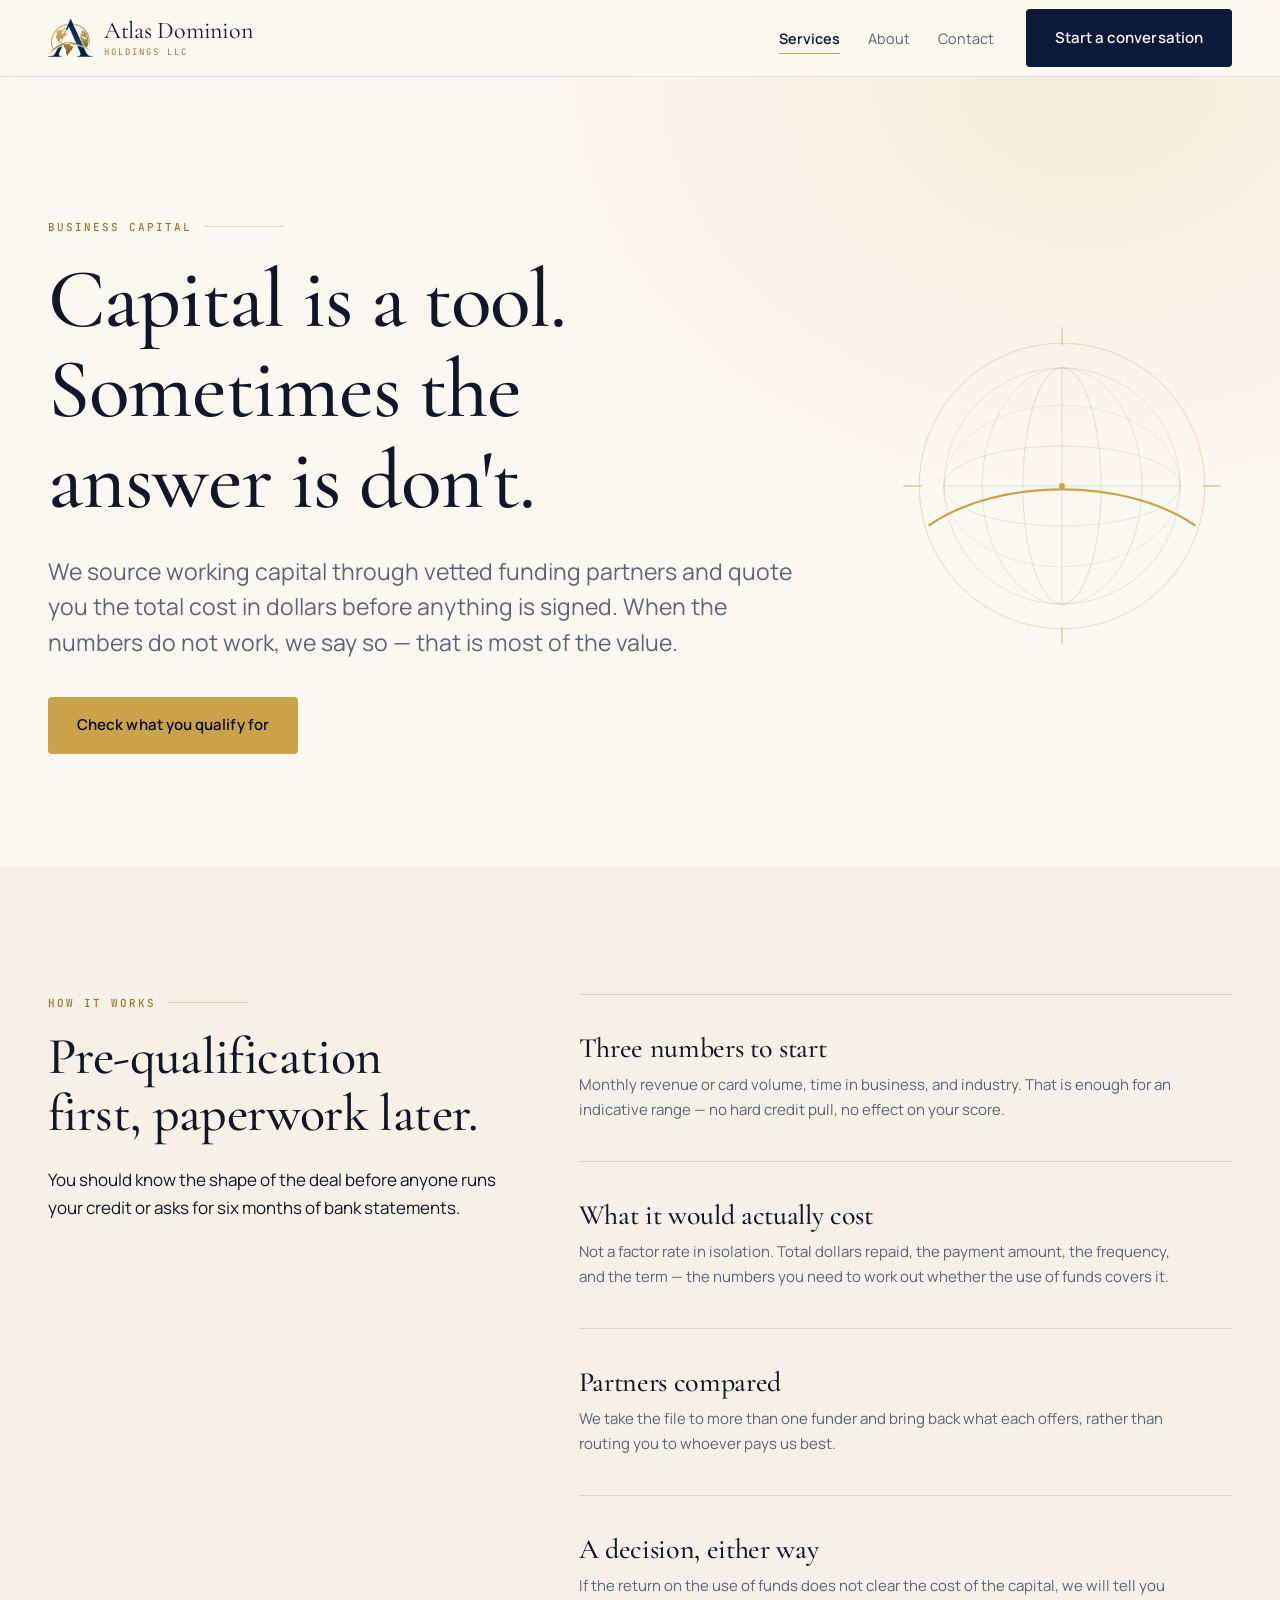
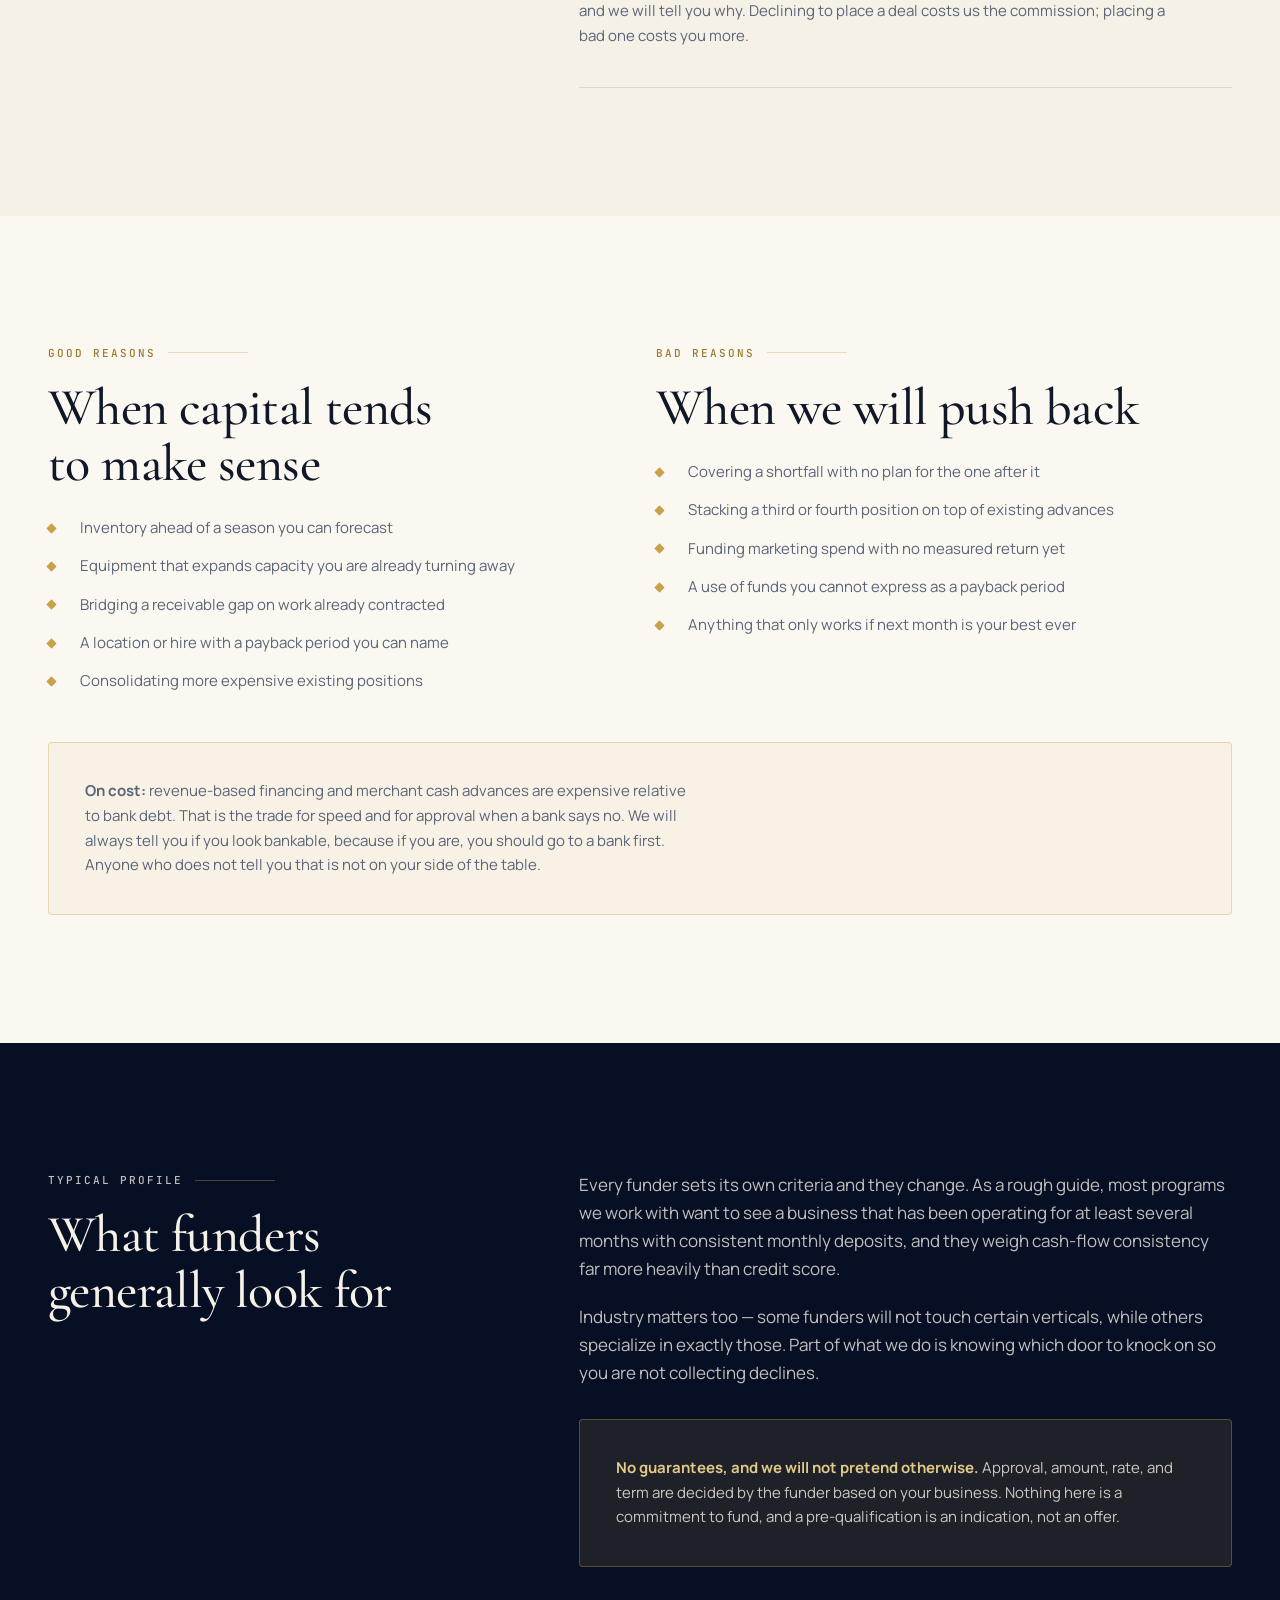
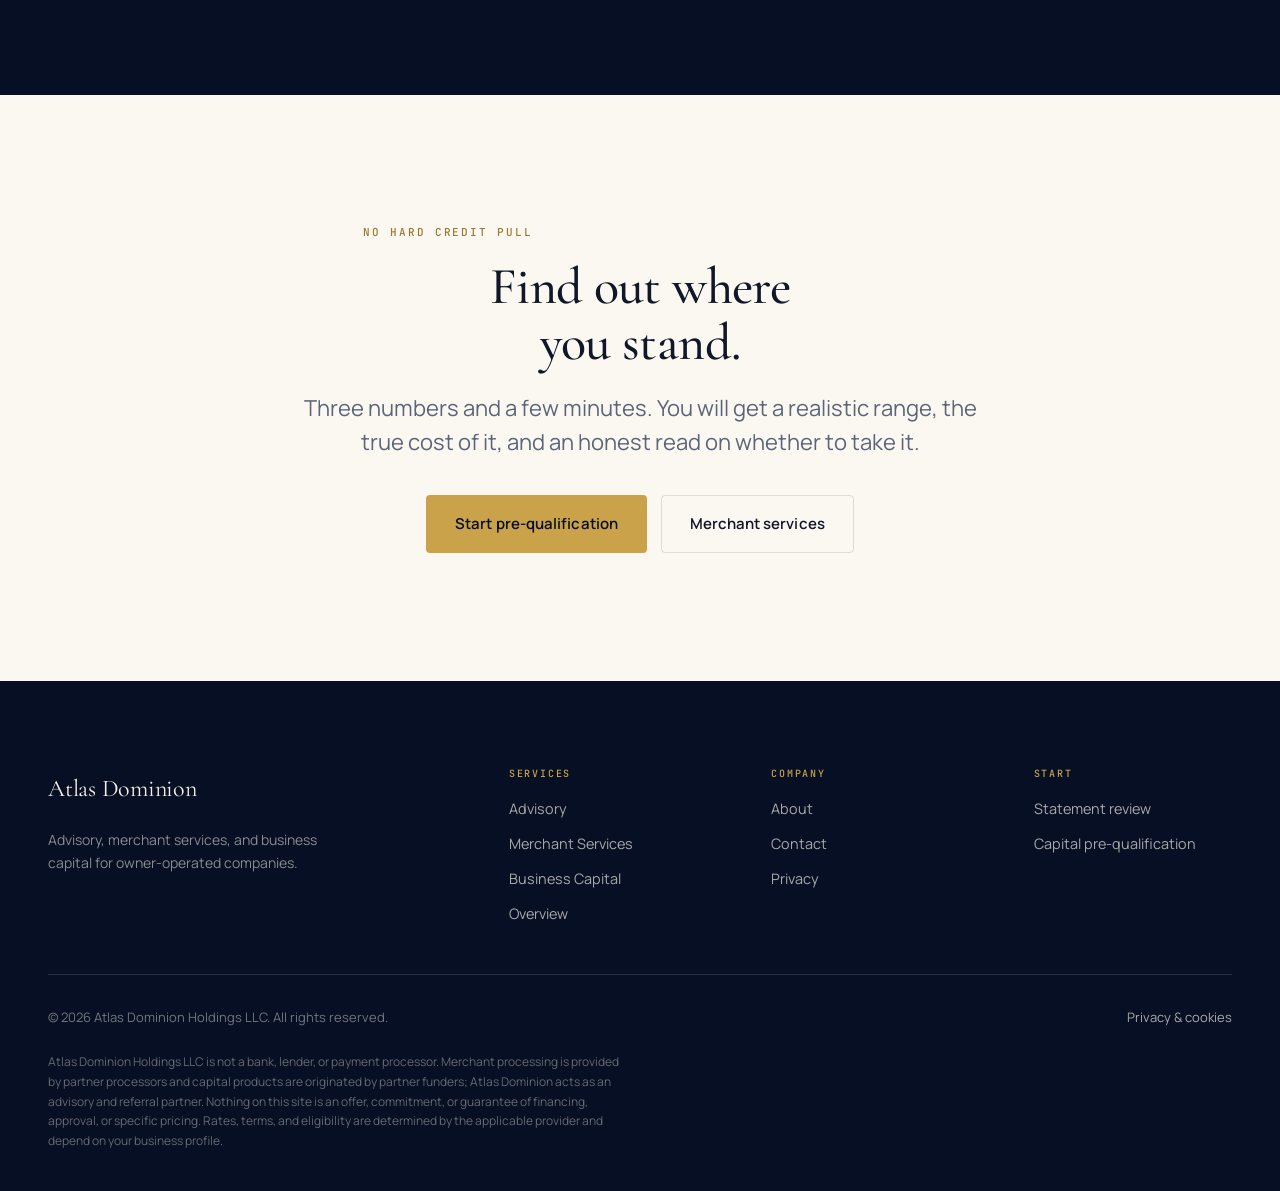
<file: business-capital.html>
<!DOCTYPE html>
<html lang="en">
<head>
<meta charset="utf-8">
<meta name="viewport" content="width=device-width, initial-scale=1">

<title>Business Capital — Atlas Dominion Holdings</title>
<meta name="description" content="Working capital through vetted funding partners, with total cost quoted in dollars before you sign. Soft pre-qualification with no hard credit pull.">
<link rel="canonical" href="https://atlas-dominion.com/business-capital.html">

<meta property="og:type" content="website">
<meta property="og:site_name" content="Atlas Dominion Holdings">
<meta property="og:title" content="Business Capital — Atlas Dominion Holdings">
<meta property="og:description" content="Working capital through vetted funding partners, priced in plain dollars.">
<meta property="og:url" content="https://atlas-dominion.com/business-capital.html">
<meta property="og:image" content="https://atlas-dominion.com/assets/img/og-image.png">
<meta property="og:image:width" content="1200">
<meta property="og:image:height" content="630">

<link rel="icon" type="image/png" sizes="32x32" href="assets/img/favicon-32.png">
<link rel="apple-touch-icon" href="assets/img/apple-touch-icon.png">
<link rel="preconnect" href="https://fonts.googleapis.com">
<link rel="preconnect" href="https://fonts.gstatic.com" crossorigin>
<link href="https://fonts.googleapis.com/css2?family=Cormorant+Garamond:wght@400;500;600&family=JetBrains+Mono:wght@400;500&family=Manrope:wght@400;500;600;700&display=swap" rel="stylesheet">
<link rel="stylesheet" href="assets/css/atlas.css">
</head>
<body>

<a class="skip-link" href="#main">Skip to content</a>

<header class="masthead">
    <div class="shell masthead__inner">
        <a class="wordmark" href="index.html">
            <img class="wordmark__mark" src="assets/img/logo-mark.png" alt="" width="134" height="114">
            <span class="wordmark__text">
                <span class="wordmark__name">Atlas Dominion</span>
                <span class="wordmark__sub">Holdings LLC</span>
            </span>
        </a>
        <nav class="nav" aria-label="Primary">
            <button class="nav__toggle" type="button" aria-expanded="false" aria-controls="nav-links">Menu</button>
            <ul class="nav__links" id="nav-links" data-open="false">
                <li><a href="services.html" aria-current="page">Services</a></li>
                <li><a href="about.html">About</a></li>
                <li><a href="contact.html">Contact</a></li>
            </ul>
            <a class="btn btn--navy" href="contact.html" data-atlas-cta="nav">Start a conversation</a>
        </nav>
    </div>
</header>

<main id="main">

    <section class="hero">
        <div class="shell hero__inner">
            <p class="eyebrow">Business Capital</p>
            <h1>Capital is a tool. Sometimes the answer is don't.</h1>
            <p class="hero__lede">
                We source working capital through vetted funding partners and quote you the total
                cost in dollars before anything is signed. When the numbers do not work, we say so
                — that is most of the value.
            </p>
            <div class="btn-row">
                <a class="btn btn--gold" href="contact.html?intent=capital-preapproval" data-atlas-cta="bc-hero">
                    Check what you qualify for
                </a>
            </div>
            <div class="hero__figure">
                <svg viewBox="0 0 400 400" fill="none" xmlns="http://www.w3.org/2000/svg" aria-hidden="true" focusable="false">
                <circle cx="200" cy="200" r="168" stroke="var(--gold)" stroke-opacity=".40"/>
                <circle cx="200" cy="200" r="139" stroke="var(--navy)" stroke-opacity=".10"/>
                <ellipse cx="200" cy="200" rx="46" ry="139" stroke="var(--navy)" stroke-opacity=".13"/>
                <ellipse cx="200" cy="200" rx="94" ry="139" stroke="var(--navy)" stroke-opacity=".10"/>
                <ellipse cx="200" cy="200" rx="139" ry="47" stroke="var(--navy)" stroke-opacity=".10"/>
                <ellipse cx="200" cy="200" rx="139" ry="95" stroke="var(--navy)" stroke-opacity=".08"/>
                <line x1="200" y1="61" x2="200" y2="339" stroke="var(--navy)" stroke-opacity=".13"/>
                <line x1="61" y1="200" x2="339" y2="200" stroke="var(--navy)" stroke-opacity=".13"/>
                <path d="M44 246C126 190 274 190 356 246" stroke="var(--gold)" stroke-width="2.5" stroke-linecap="round"/>
                <circle cx="200" cy="200" r="3.5" fill="var(--gold)"/>
                <path d="M200 14v20M200 366v20M14 200h20M366 200h20" stroke="var(--gold)" stroke-opacity=".55" stroke-width="1.5" stroke-linecap="round"/>
            </svg>
            </div>
        </div>
    </section>

    <section class="section section--bone">
        <div class="shell split">
            <div class="split__aside">
                <p class="eyebrow">How it works</p>
                <h2>Pre-qualification first, paperwork later.</h2>
                <p style="margin-top:1.5rem">
                    You should know the shape of the deal before anyone runs your credit or asks
                    for six months of bank statements.
                </p>
            </div>

            <div>
                <ol class="steps">
                    <li>
                        <div>
                            <h3>Three numbers to start</h3>
                            <p>
                                Monthly revenue or card volume, time in business, and industry.
                                That is enough for an indicative range — no hard credit pull, no
                                effect on your score.
                            </p>
                        </div>
                    </li>
                    <li>
                        <div>
                            <h3>What it would actually cost</h3>
                            <p>
                                Not a factor rate in isolation. Total dollars repaid, the payment
                                amount, the frequency, and the term — the numbers you need to work
                                out whether the use of funds covers it.
                            </p>
                        </div>
                    </li>
                    <li>
                        <div>
                            <h3>Partners compared</h3>
                            <p>
                                We take the file to more than one funder and bring back what each
                                offers, rather than routing you to whoever pays us best.
                            </p>
                        </div>
                    </li>
                    <li>
                        <div>
                            <h3>A decision, either way</h3>
                            <p>
                                If the return on the use of funds does not clear the cost of the
                                capital, we will tell you and we will tell you why. Declining to
                                place a deal costs us the commission; placing a bad one costs you
                                more.
                            </p>
                        </div>
                    </li>
                </ol>
            </div>
        </div>
    </section>

    <section class="section">
        <div class="shell">
            <div class="grid grid--2">

                <div>
                    <p class="eyebrow">Good reasons</p>
                    <h2 style="font-size:clamp(1.5rem,1.3rem+1vw,2rem)">When capital tends to make sense</h2>
                    <ul class="checks">
                        <li>Inventory ahead of a season you can forecast</li>
                        <li>Equipment that expands capacity you are already turning away</li>
                        <li>Bridging a receivable gap on work already contracted</li>
                        <li>A location or hire with a payback period you can name</li>
                        <li>Consolidating more expensive existing positions</li>
                    </ul>
                </div>

                <div>
                    <p class="eyebrow">Bad reasons</p>
                    <h2 style="font-size:clamp(1.5rem,1.3rem+1vw,2rem)">When we will push back</h2>
                    <ul class="checks">
                        <li>Covering a shortfall with no plan for the one after it</li>
                        <li>Stacking a third or fourth position on top of existing advances</li>
                        <li>Funding marketing spend with no measured return yet</li>
                        <li>A use of funds you cannot express as a payback period</li>
                        <li>Anything that only works if next month is your best ever</li>
                    </ul>
                </div>

            </div>

            <div class="callout" style="margin-top:3rem">
                <p>
                    <strong>On cost:</strong> revenue-based financing and merchant cash advances
                    are expensive relative to bank debt. That is the trade for speed and for
                    approval when a bank says no. We will always tell you if you look bankable,
                    because if you are, you should go to a bank first. Anyone who does not tell you
                    that is not on your side of the table.
                </p>
            </div>
        </div>
    </section>

    <section class="section section--navy">
        <div class="shell split">
            <div class="split__aside">
                <p class="eyebrow">Typical profile</p>
                <h2>What funders generally look for</h2>
            </div>
            <div>
                <p>
                    Every funder sets its own criteria and they change. As a rough guide, most
                    programs we work with want to see a business that has been operating for at
                    least several months with consistent monthly deposits, and they weigh cash-flow
                    consistency far more heavily than credit score.
                </p>
                <p>
                    Industry matters too — some funders will not touch certain verticals, while
                    others specialize in exactly those. Part of what we do is knowing which door to
                    knock on so you are not collecting declines.
                </p>

                <!-- TODO(Christian): if you want concrete minimums shown here (e.g. "6+ months
                     in business, $15k+/mo deposits"), send me the criteria your actual funding
                     partners use and I will put real numbers in. I have deliberately not
                     invented thresholds. -->

                <div class="callout" style="margin-top:2rem;background:rgba(201,162,74,.12)">
                    <p style="color:rgba(246,241,231,.8)">
                        <strong style="color:var(--gold-light)">No guarantees, and we will not pretend otherwise.</strong>
                        Approval, amount, rate, and term are decided by the funder based on your
                        business. Nothing here is a commitment to fund, and a pre-qualification is
                        an indication, not an offer.
                    </p>
                </div>
            </div>
        </div>
    </section>

    <section class="section cta">
        <div class="shell shell--narrow">
            <p class="eyebrow eyebrow--plain" style="justify-content:center">No hard credit pull</p>
            <h2>Find out where you stand.</h2>
            <p class="lede">
                Three numbers and a few minutes. You will get a realistic range, the true cost of
                it, and an honest read on whether to take it.
            </p>
            <div class="btn-row">
                <a class="btn btn--gold" href="contact.html?intent=capital-preapproval" data-atlas-cta="bc-footer">
                    Start pre-qualification
                </a>
                <a class="btn btn--ghost" href="merchant-services.html">Merchant services</a>
            </div>
        </div>
    </section>

</main>

<footer class="footer">
    <div class="shell">
        <div class="footer__grid">
            <div>
                <span class="wordmark__name">Atlas Dominion</span>
                <p class="footer__blurb">
                    Advisory, merchant services, and business capital for owner-operated
                    companies.
                </p>
            </div>
            <div>
                <h4>Services</h4>
                <ul>
                    <li><a href="advisory.html">Advisory</a></li>
                    <li><a href="merchant-services.html">Merchant Services</a></li>
                    <li><a href="business-capital.html">Business Capital</a></li>
                    <li><a href="services.html">Overview</a></li>
                </ul>
            </div>
            <div>
                <h4>Company</h4>
                <ul>
                    <li><a href="about.html">About</a></li>
                    <li><a href="contact.html">Contact</a></li>
                    <li><a href="privacy.html">Privacy</a></li>
                </ul>
            </div>
            <div>
                <h4>Start</h4>
                <ul>
                    <li><a href="contact.html?intent=statement-audit">Statement review</a></li>
                    <li><a href="contact.html?intent=capital-preapproval">Capital pre-qualification</a></li>
                </ul>
            </div>
        </div>

        <div class="footer__base">
            <span>&copy; <span data-year>2026</span> Atlas Dominion Holdings LLC. All rights reserved.</span>
            <span><a href="privacy.html">Privacy &amp; cookies</a></span>
        </div>

        <p class="footer__disclosure">
            Atlas Dominion Holdings LLC is not a bank, lender, or payment processor. Merchant
            processing is provided by partner processors and capital products are originated by
            partner funders; Atlas Dominion acts as an advisory and referral partner. Nothing on
            this site is an offer, commitment, or guarantee of financing, approval, or specific
            pricing. Rates, terms, and eligibility are determined by the applicable provider and
            depend on your business profile.
        </p>
    </div>
</footer>

<script src="assets/js/site.js" defer></script>
<script src="https://admin.atlas-dominion.com/tracker.js" defer></script>
</body>
</html>
</file>
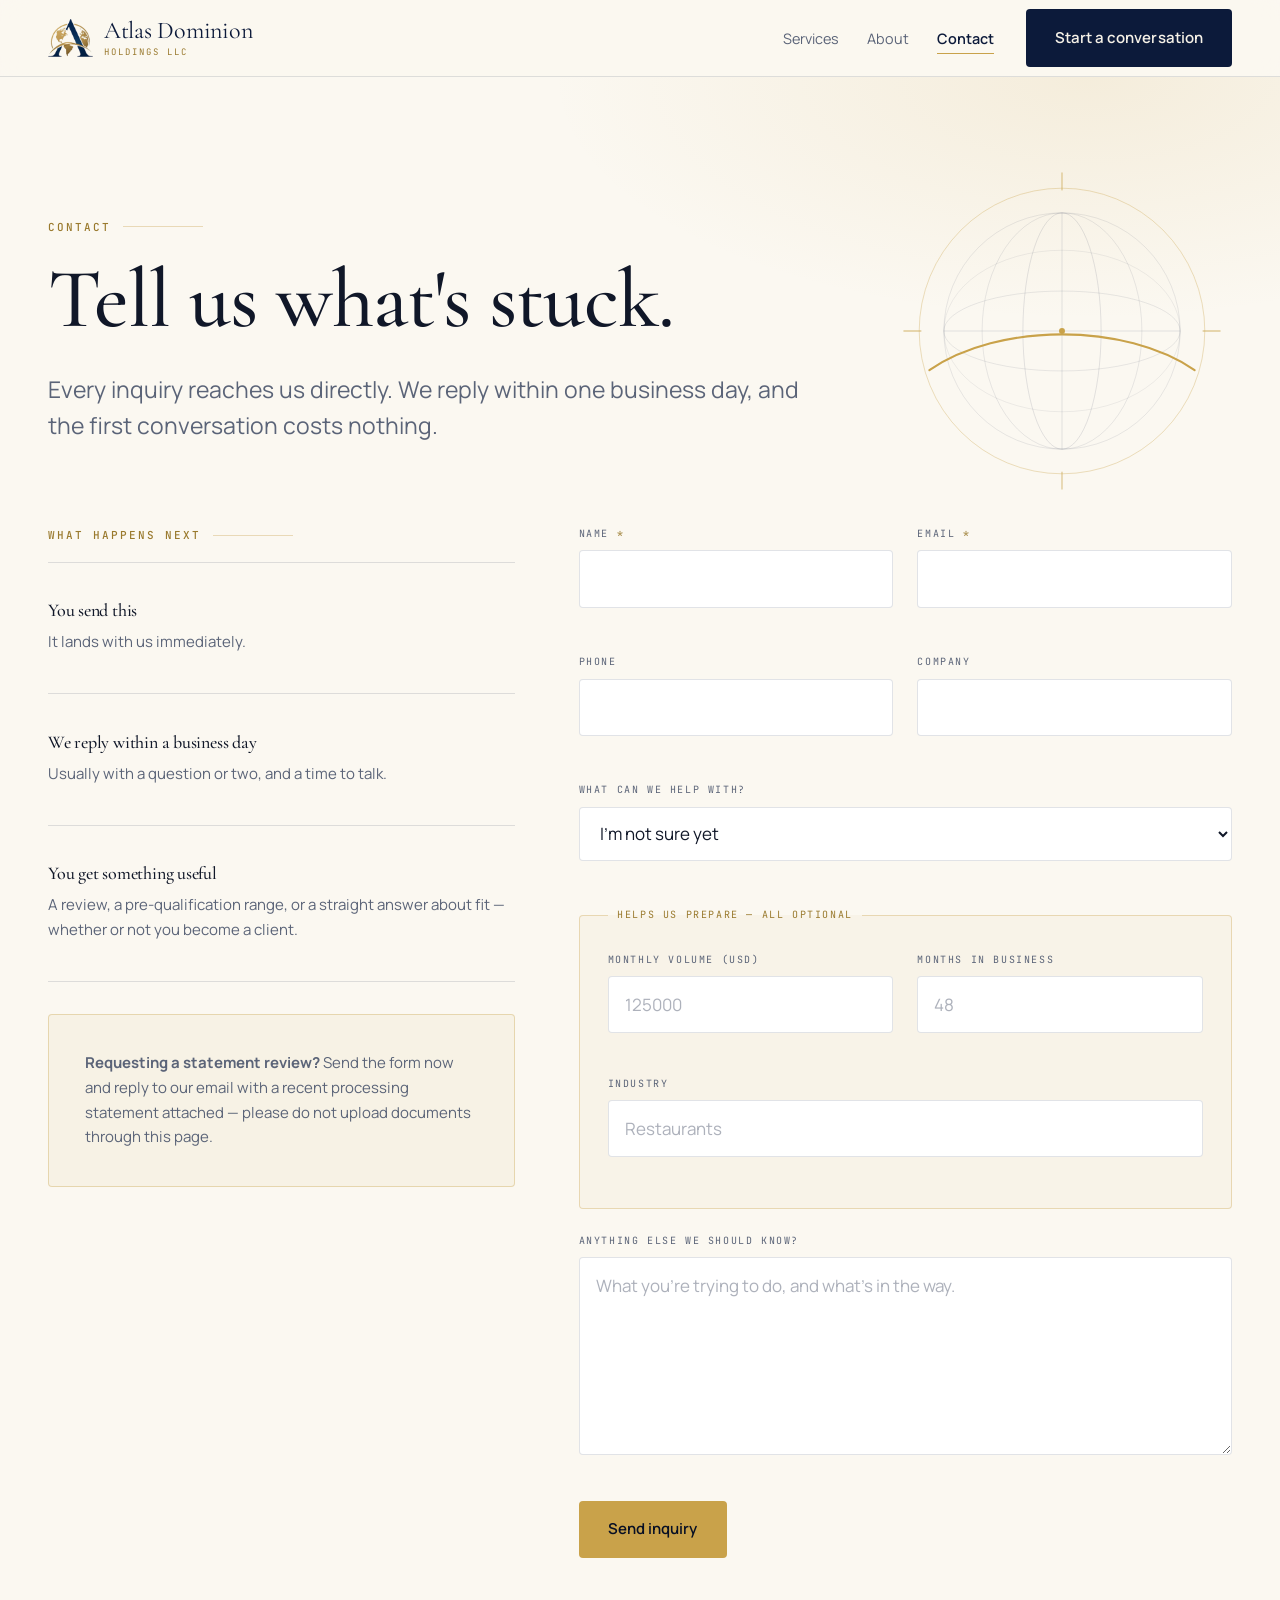
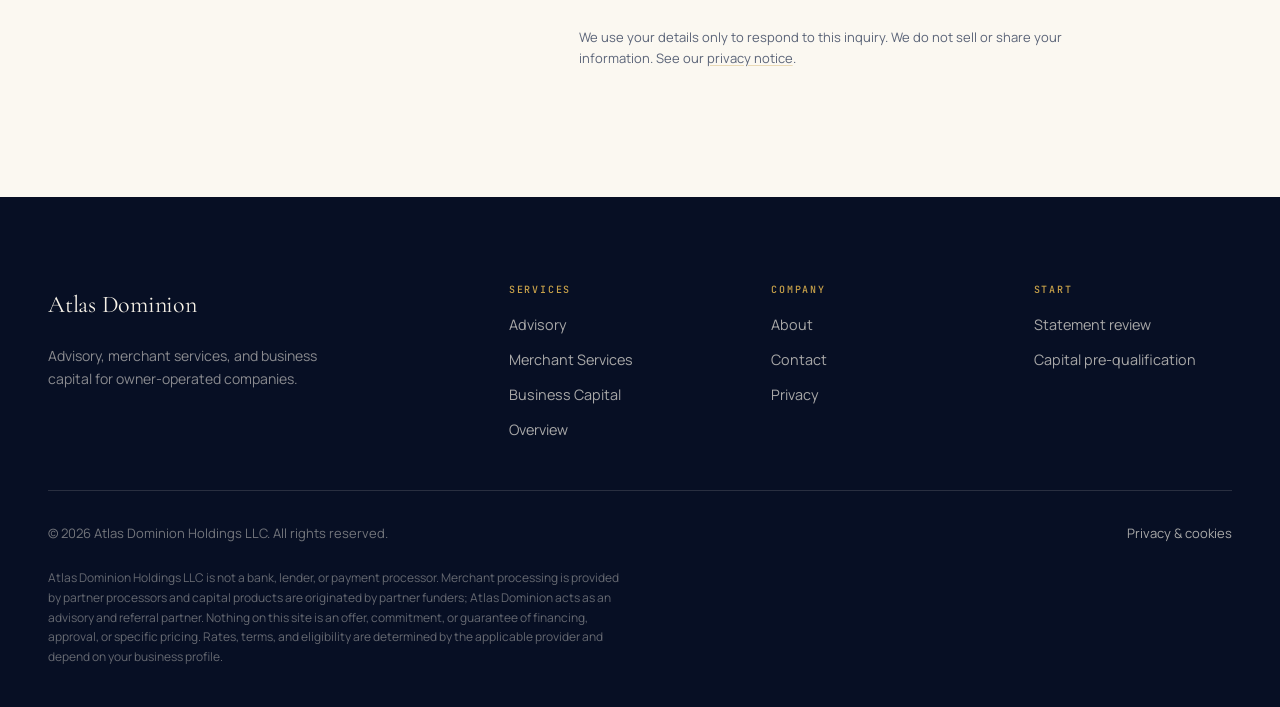
<file: contact.html>
<!DOCTYPE html>
<html lang="en">
<head>
<meta charset="utf-8">
<meta name="viewport" content="width=device-width, initial-scale=1">

<title>Contact — Atlas Dominion Holdings</title>
<meta name="description" content="Request a free processing statement review, a capital pre-qualification, or an advisory conversation. We reply within one business day.">
<link rel="canonical" href="https://atlas-dominion.com/contact.html">

<meta property="og:type" content="website">
<meta property="og:site_name" content="Atlas Dominion Holdings">
<meta property="og:title" content="Contact — Atlas Dominion Holdings">
<meta property="og:description" content="Request a free statement review, a capital pre-qualification, or an advisory conversation.">
<meta property="og:url" content="https://atlas-dominion.com/contact.html">
<meta property="og:image" content="https://atlas-dominion.com/assets/img/og-image.png">
<meta property="og:image:width" content="1200">
<meta property="og:image:height" content="630">

<link rel="icon" type="image/png" sizes="32x32" href="assets/img/favicon-32.png">
<link rel="apple-touch-icon" href="assets/img/apple-touch-icon.png">
<link rel="preconnect" href="https://fonts.googleapis.com">
<link rel="preconnect" href="https://fonts.gstatic.com" crossorigin>
<link href="https://fonts.googleapis.com/css2?family=Cormorant+Garamond:wght@400;500;600&family=JetBrains+Mono:wght@400;500&family=Manrope:wght@400;500;600;700&display=swap" rel="stylesheet">
<link rel="stylesheet" href="assets/css/atlas.css">
</head>
<body>

<a class="skip-link" href="#main">Skip to content</a>

<header class="masthead">
    <div class="shell masthead__inner">
        <a class="wordmark" href="index.html">
            <img class="wordmark__mark" src="assets/img/logo-mark.png" alt="" width="134" height="114">
            <span class="wordmark__text">
                <span class="wordmark__name">Atlas Dominion</span>
                <span class="wordmark__sub">Holdings LLC</span>
            </span>
        </a>
        <nav class="nav" aria-label="Primary">
            <button class="nav__toggle" type="button" aria-expanded="false" aria-controls="nav-links">Menu</button>
            <ul class="nav__links" id="nav-links" data-open="false">
                <li><a href="services.html">Services</a></li>
                <li><a href="about.html">About</a></li>
                <li><a href="contact.html" aria-current="page">Contact</a></li>
            </ul>
            <a class="btn btn--navy" href="#contact-form" data-atlas-cta="nav">Start a conversation</a>
        </nav>
    </div>
</header>

<main id="main">

    <section class="hero" style="padding-bottom:clamp(2rem,5vw,3.5rem)">
        <div class="shell hero__inner">
            <p class="eyebrow">Contact</p>
            <h1>Tell us what's stuck.</h1>
            <p class="hero__lede">
                Every inquiry reaches us directly. We reply within one business day, and the
                first conversation costs nothing.
            </p>
            <div class="hero__figure">
                <svg viewBox="0 0 400 400" fill="none" xmlns="http://www.w3.org/2000/svg" aria-hidden="true" focusable="false">
                <circle cx="200" cy="200" r="168" stroke="var(--gold)" stroke-opacity=".40"/>
                <circle cx="200" cy="200" r="139" stroke="var(--navy)" stroke-opacity=".10"/>
                <ellipse cx="200" cy="200" rx="46" ry="139" stroke="var(--navy)" stroke-opacity=".13"/>
                <ellipse cx="200" cy="200" rx="94" ry="139" stroke="var(--navy)" stroke-opacity=".10"/>
                <ellipse cx="200" cy="200" rx="139" ry="47" stroke="var(--navy)" stroke-opacity=".10"/>
                <ellipse cx="200" cy="200" rx="139" ry="95" stroke="var(--navy)" stroke-opacity=".08"/>
                <line x1="200" y1="61" x2="200" y2="339" stroke="var(--navy)" stroke-opacity=".13"/>
                <line x1="61" y1="200" x2="339" y2="200" stroke="var(--navy)" stroke-opacity=".13"/>
                <path d="M44 246C126 190 274 190 356 246" stroke="var(--gold)" stroke-width="2.5" stroke-linecap="round"/>
                <circle cx="200" cy="200" r="3.5" fill="var(--gold)"/>
                <path d="M200 14v20M200 366v20M14 200h20M366 200h20" stroke="var(--gold)" stroke-opacity=".55" stroke-width="1.5" stroke-linecap="round"/>
            </svg>
            </div>
        </div>
    </section>

    <section class="section" style="padding-top:0">
        <div class="shell split">

            <!-- ------------------------------------------------------ aside -->
            <div class="split__aside">
                <p class="eyebrow">What happens next</p>

                <ol class="steps" style="margin-bottom:2rem">
                    <li>
                        <div>
                            <h3 style="font-size:1.125rem">You send this</h3>
                            <p>It lands with us immediately.</p>
                        </div>
                    </li>
                    <li>
                        <div>
                            <h3 style="font-size:1.125rem">We reply within a business day</h3>
                            <p>Usually with a question or two, and a time to talk.</p>
                        </div>
                    </li>
                    <li>
                        <div>
                            <h3 style="font-size:1.125rem">You get something useful</h3>
                            <p>
                                A review, a pre-qualification range, or a straight answer about fit
                                — whether or not you become a client.
                            </p>
                        </div>
                    </li>
                </ol>

                <div class="callout">
                    <p>
                        <strong>Requesting a statement review?</strong> Send the form now and reply
                        to our email with a recent processing statement attached — please do not
                        upload documents through this page.
                    </p>
                </div>

                <!--
                  TODO(Christian): add real contact details here once you have them —
                  a business email on the atlas-dominion.com domain, a phone number, and
                  a city/state if you want one shown. I have not published your personal
                  gmail, and I have not invented an address or phone number.
                -->
            </div>

            <!-- ------------------------------------------------------- form -->
            <div>
                <form id="contact-form"
                      class="form"
                      data-atlas-track="contact"
                      data-endpoint="https://admin.atlas-dominion.com/api/public/leads"
                      data-endpoint-local="http://localhost:8000/api/public/leads"
                      novalidate>

                    <!-- Honeypot: hidden from humans, irresistible to bots. Do not remove. -->
                    <div class="honeypot" aria-hidden="true">
                        <label for="field-website">Website</label>
                        <input type="text" id="field-website" name="website" tabindex="-1" autocomplete="off">
                    </div>

                    <div class="field-row">
                        <div class="field">
                            <label for="field-name">Name <span class="required-mark" aria-hidden="true">*</span></label>
                            <input type="text" id="field-name" name="name" maxlength="120"
                                   autocomplete="name" required aria-describedby="error-name">
                            <p class="field-error" id="error-name" data-error-for="name"></p>
                        </div>

                        <div class="field">
                            <label for="field-email">Email <span class="required-mark" aria-hidden="true">*</span></label>
                            <input type="email" id="field-email" name="email" maxlength="180"
                                   autocomplete="email" required aria-describedby="error-email">
                            <p class="field-error" id="error-email" data-error-for="email"></p>
                        </div>
                    </div>

                    <div class="field-row">
                        <div class="field">
                            <label for="field-phone">Phone</label>
                            <input type="tel" id="field-phone" name="phone" maxlength="30"
                                   autocomplete="tel" aria-describedby="error-phone">
                            <p class="field-error" id="error-phone" data-error-for="phone"></p>
                        </div>

                        <div class="field">
                            <label for="field-company">Company</label>
                            <input type="text" id="field-company" name="company" maxlength="120"
                                   autocomplete="organization" aria-describedby="error-company">
                            <p class="field-error" id="error-company" data-error-for="company"></p>
                        </div>
                    </div>

                    <div class="field">
                        <label for="field-intent">What can we help with?</label>
                        <select id="field-intent" name="intent">
                            <option value="general">I'm not sure yet</option>
                            <option value="statement-audit">Free processing statement review</option>
                            <option value="capital-preapproval">Capital pre-qualification</option>
                            <option value="advisory-strategy">Advisory — strategy &amp; marketing</option>
                            <option value="advisory-brand">Advisory — brand, identity &amp; website</option>
                            <option value="advisory-growth">Advisory — growth</option>
                            <option value="advisory-startup">Advisory — launching a business</option>
                            <option value="advisory-real-estate">Advisory — real estate agent growth</option>
                        </select>
                        <p class="field-error" data-error-for="intent"></p>
                    </div>

                    <!-- Revealed by contact.js for statement-audit / capital-preapproval -->
                    <fieldset id="prequalifiers" hidden>
                        <legend>Helps us prepare — all optional</legend>

                        <div class="field-row">
                            <div class="field">
                                <label for="field-volume">Monthly volume (USD)</label>
                                <input type="number" id="field-volume"
                                       name="monthly_processing_volume_dollars"
                                       min="0" step="1000" inputmode="numeric" placeholder="125000"
                                       aria-describedby="error-volume">
                                <p class="field-error" id="error-volume"
                                   data-error-for="monthly_processing_volume_dollars"></p>
                            </div>

                            <div class="field">
                                <label for="field-months">Months in business</label>
                                <input type="number" id="field-months" name="months_in_business"
                                       min="0" max="1200" inputmode="numeric" placeholder="48"
                                       aria-describedby="error-months">
                                <p class="field-error" id="error-months" data-error-for="months_in_business"></p>
                            </div>
                        </div>

                        <div class="field">
                            <label for="field-industry">Industry</label>
                            <input type="text" id="field-industry" name="industry" maxlength="80"
                                   placeholder="Restaurants" aria-describedby="error-industry">
                            <p class="field-error" id="error-industry" data-error-for="industry"></p>
                        </div>
                    </fieldset>

                    <div class="field">
                        <label for="field-message">Anything else we should know?</label>
                        <textarea id="field-message" name="message" rows="6" maxlength="5000"
                                  placeholder="What you're trying to do, and what's in the way."
                                  aria-describedby="error-message"></textarea>
                        <p class="field-error" id="error-message" data-error-for="message"></p>
                    </div>

                    <div>
                        <button type="submit" class="btn btn--gold" id="form-submit">Send inquiry</button>
                    </div>

                    <p class="form-status" id="form-status" role="status" aria-live="polite" tabindex="-1"></p>

                    <p class="disclosure">
                        We use your details only to respond to this inquiry. We do not sell or share
                        your information. See our <a href="privacy.html">privacy notice</a>.
                    </p>
                </form>
            </div>

        </div>
    </section>

</main>

<footer class="footer">
    <div class="shell">
        <div class="footer__grid">
            <div>
                <span class="wordmark__name">Atlas Dominion</span>
                <p class="footer__blurb">
                    Advisory, merchant services, and business capital for owner-operated
                    companies.
                </p>
            </div>
            <div>
                <h4>Services</h4>
                <ul>
                    <li><a href="advisory.html">Advisory</a></li>
                    <li><a href="merchant-services.html">Merchant Services</a></li>
                    <li><a href="business-capital.html">Business Capital</a></li>
                    <li><a href="services.html">Overview</a></li>
                </ul>
            </div>
            <div>
                <h4>Company</h4>
                <ul>
                    <li><a href="about.html">About</a></li>
                    <li><a href="contact.html">Contact</a></li>
                    <li><a href="privacy.html">Privacy</a></li>
                </ul>
            </div>
            <div>
                <h4>Start</h4>
                <ul>
                    <li><a href="contact.html?intent=statement-audit">Statement review</a></li>
                    <li><a href="contact.html?intent=capital-preapproval">Capital pre-qualification</a></li>
                </ul>
            </div>
        </div>

        <div class="footer__base">
            <span>&copy; <span data-year>2026</span> Atlas Dominion Holdings LLC. All rights reserved.</span>
            <span><a href="privacy.html">Privacy &amp; cookies</a></span>
        </div>

        <p class="footer__disclosure">
            Atlas Dominion Holdings LLC is not a bank, lender, or payment processor. Merchant
            processing is provided by partner processors and capital products are originated by
            partner funders; Atlas Dominion acts as an advisory and referral partner. Nothing on
            this site is an offer, commitment, or guarantee of financing, approval, or specific
            pricing. Rates, terms, and eligibility are determined by the applicable provider and
            depend on your business profile.
        </p>
    </div>
</footer>

<script src="assets/js/site.js" defer></script>
<script src="assets/js/contact.js" defer></script>
<script src="https://admin.atlas-dominion.com/tracker.js" defer></script>
</body>
</html>
</file>
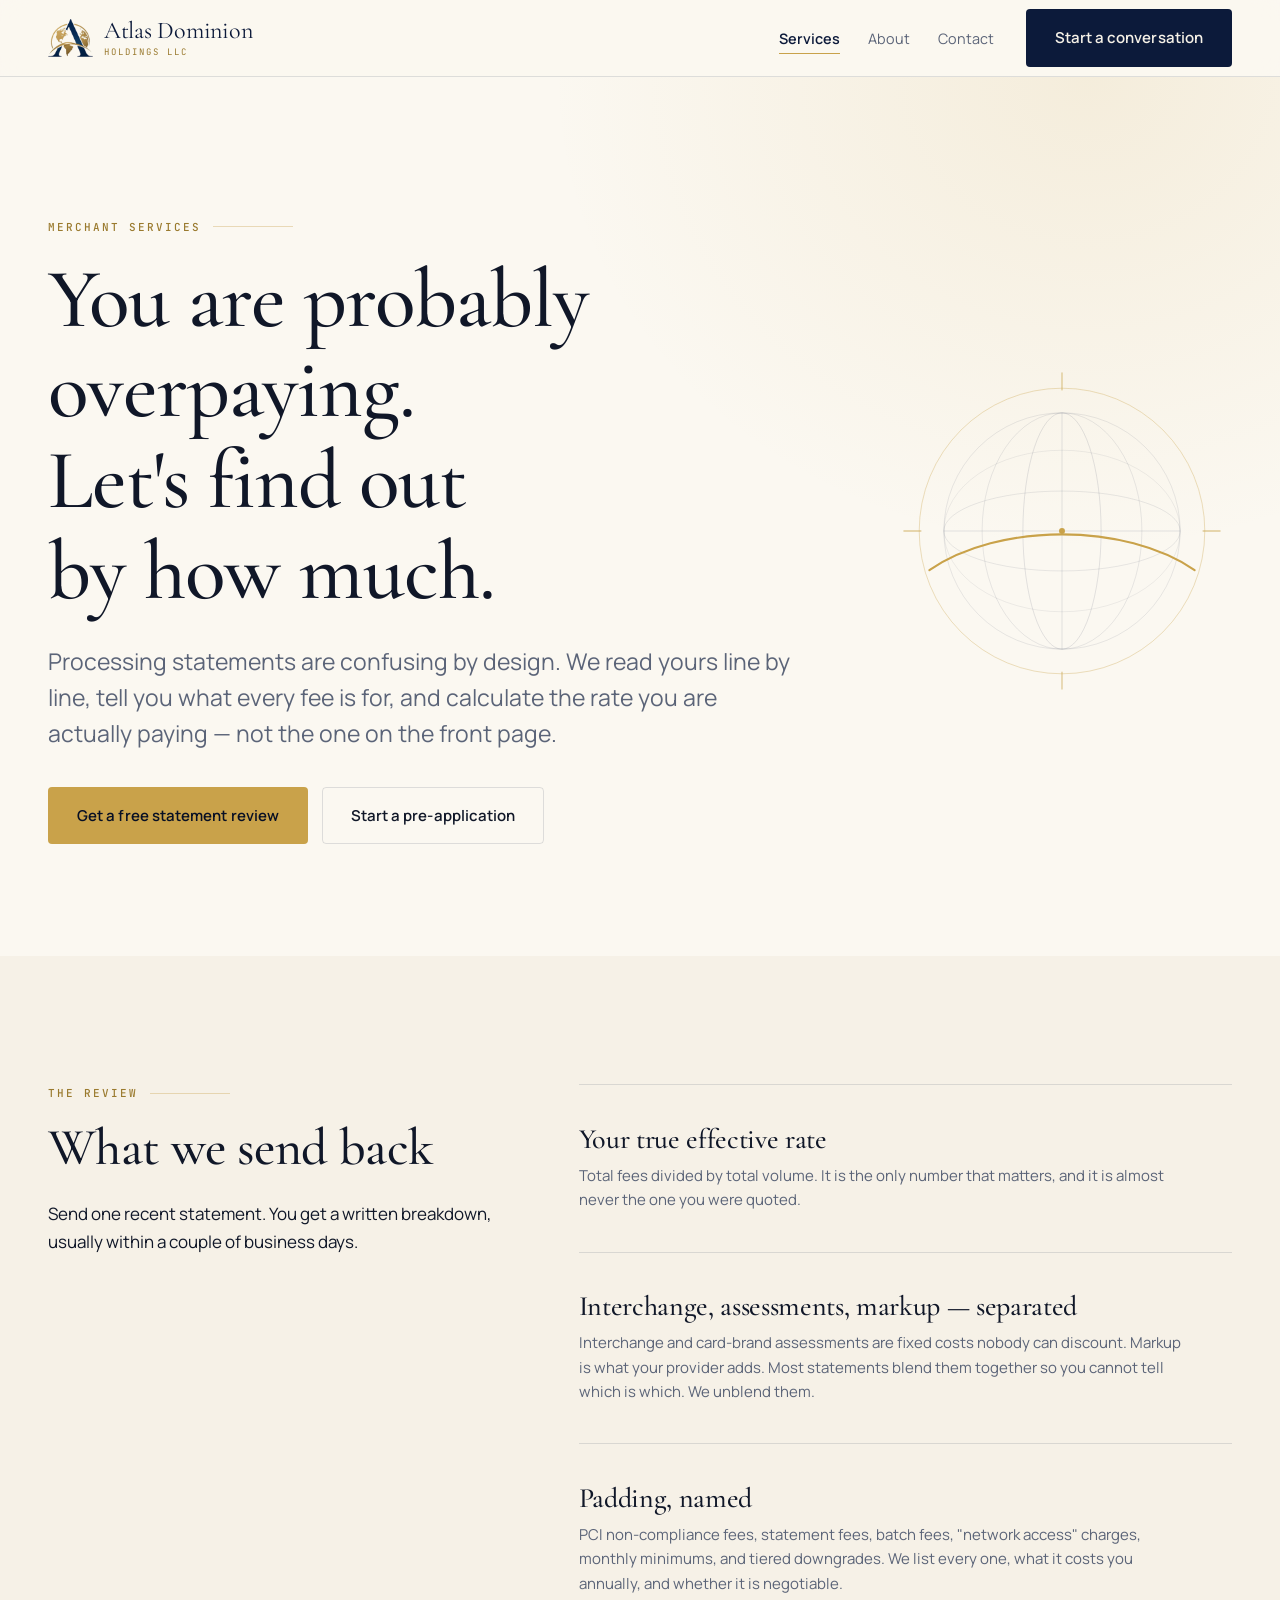
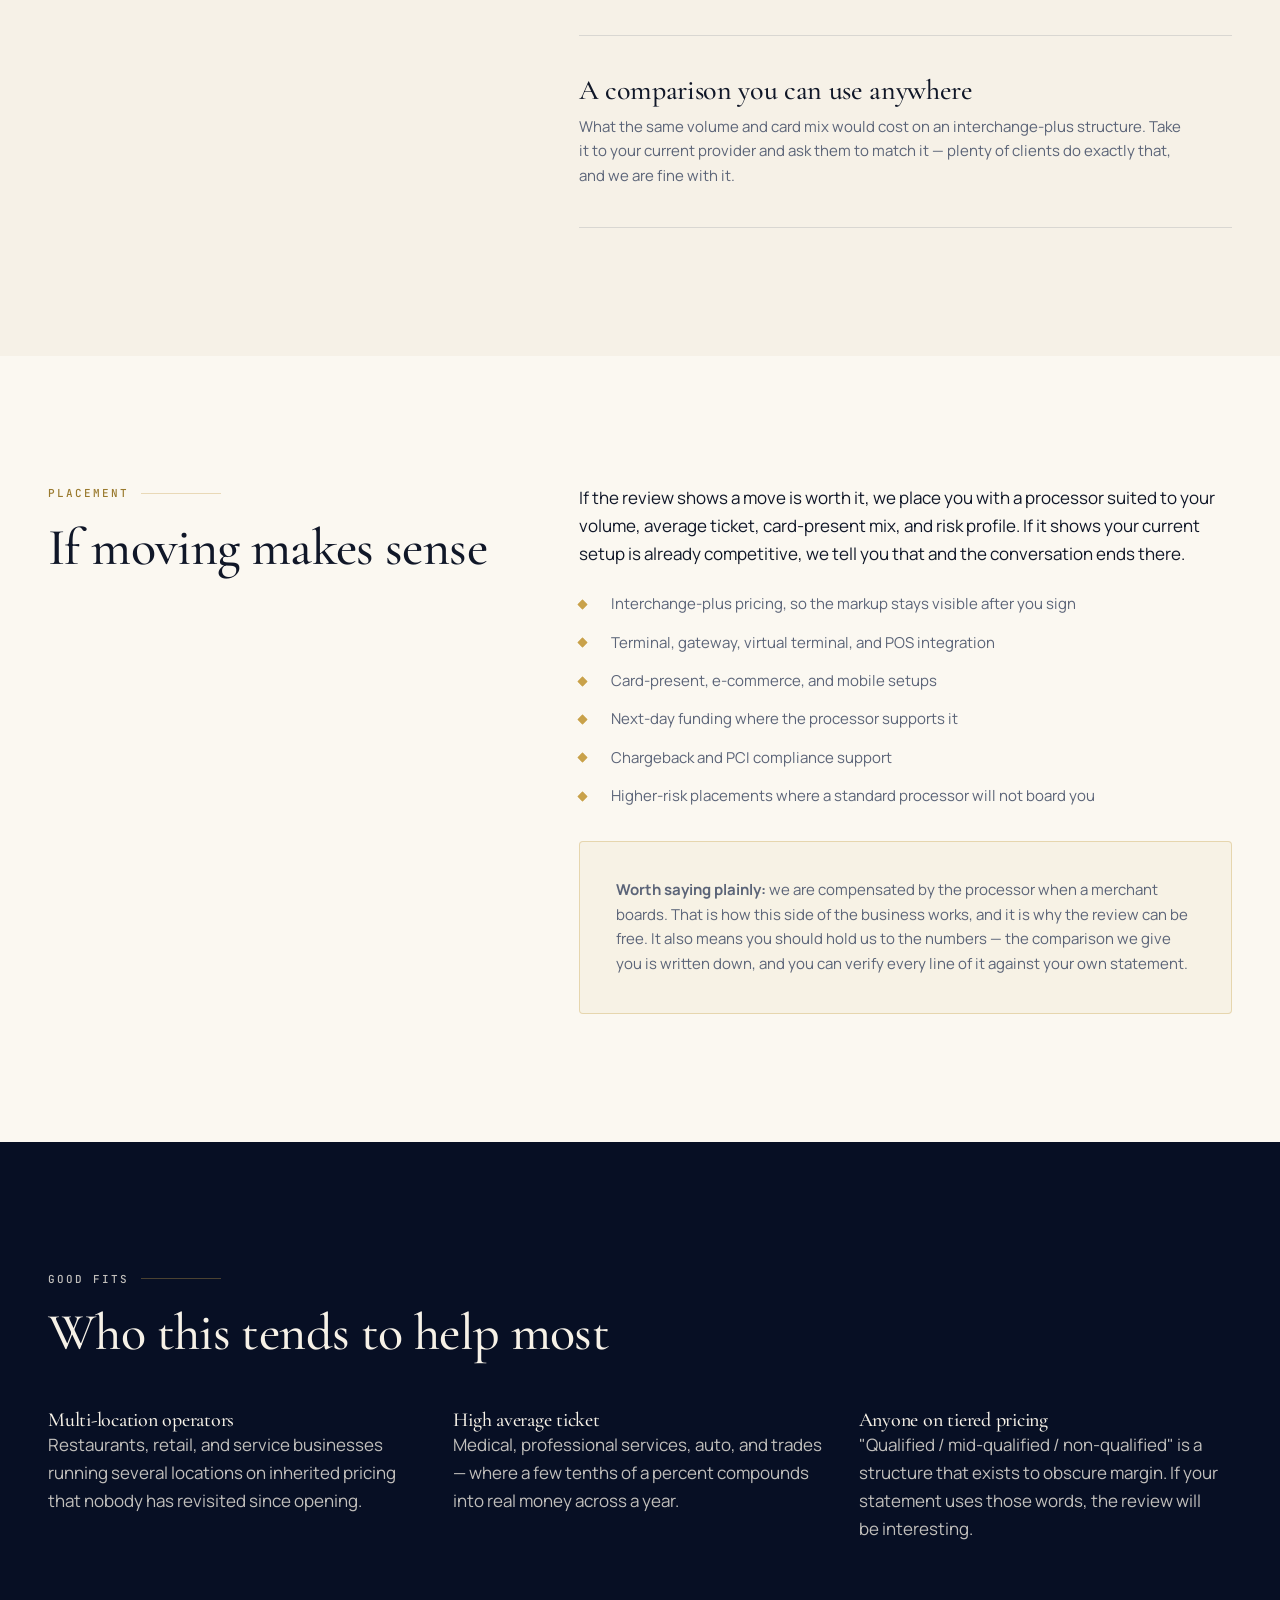
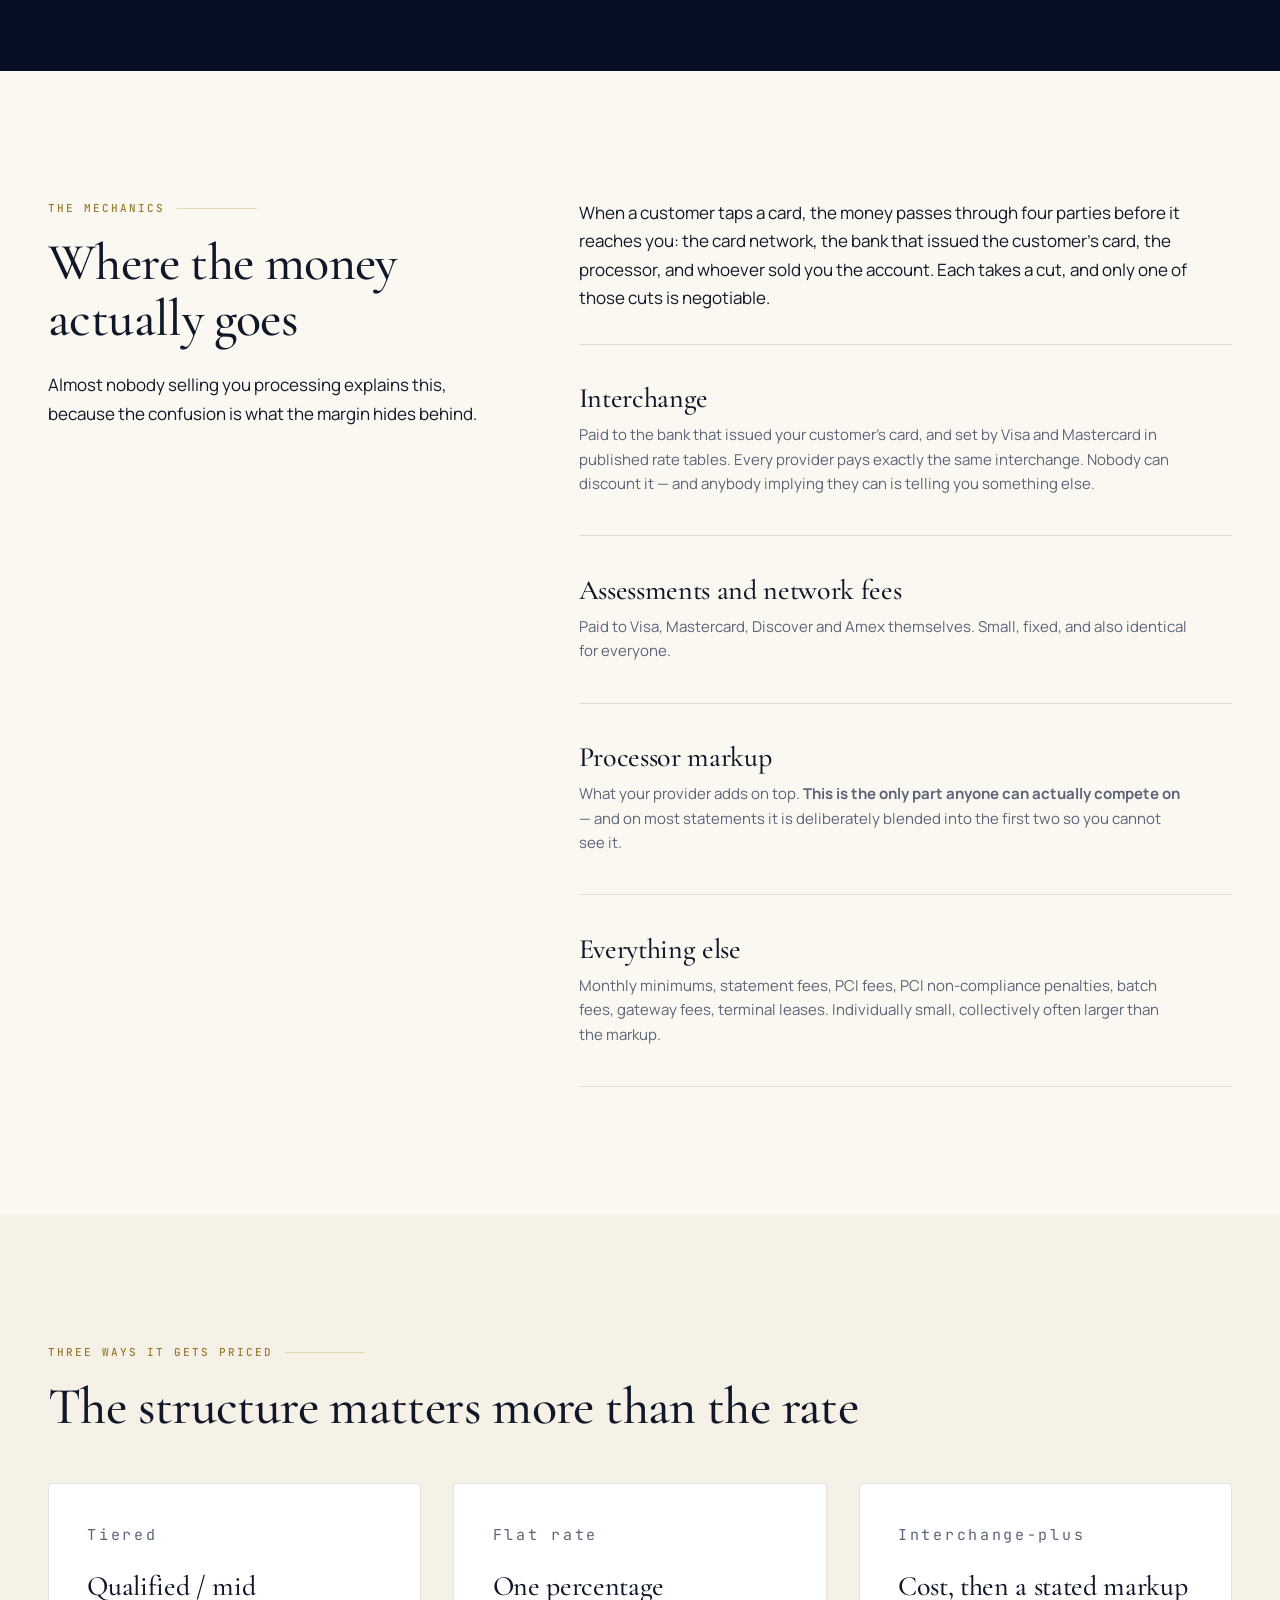
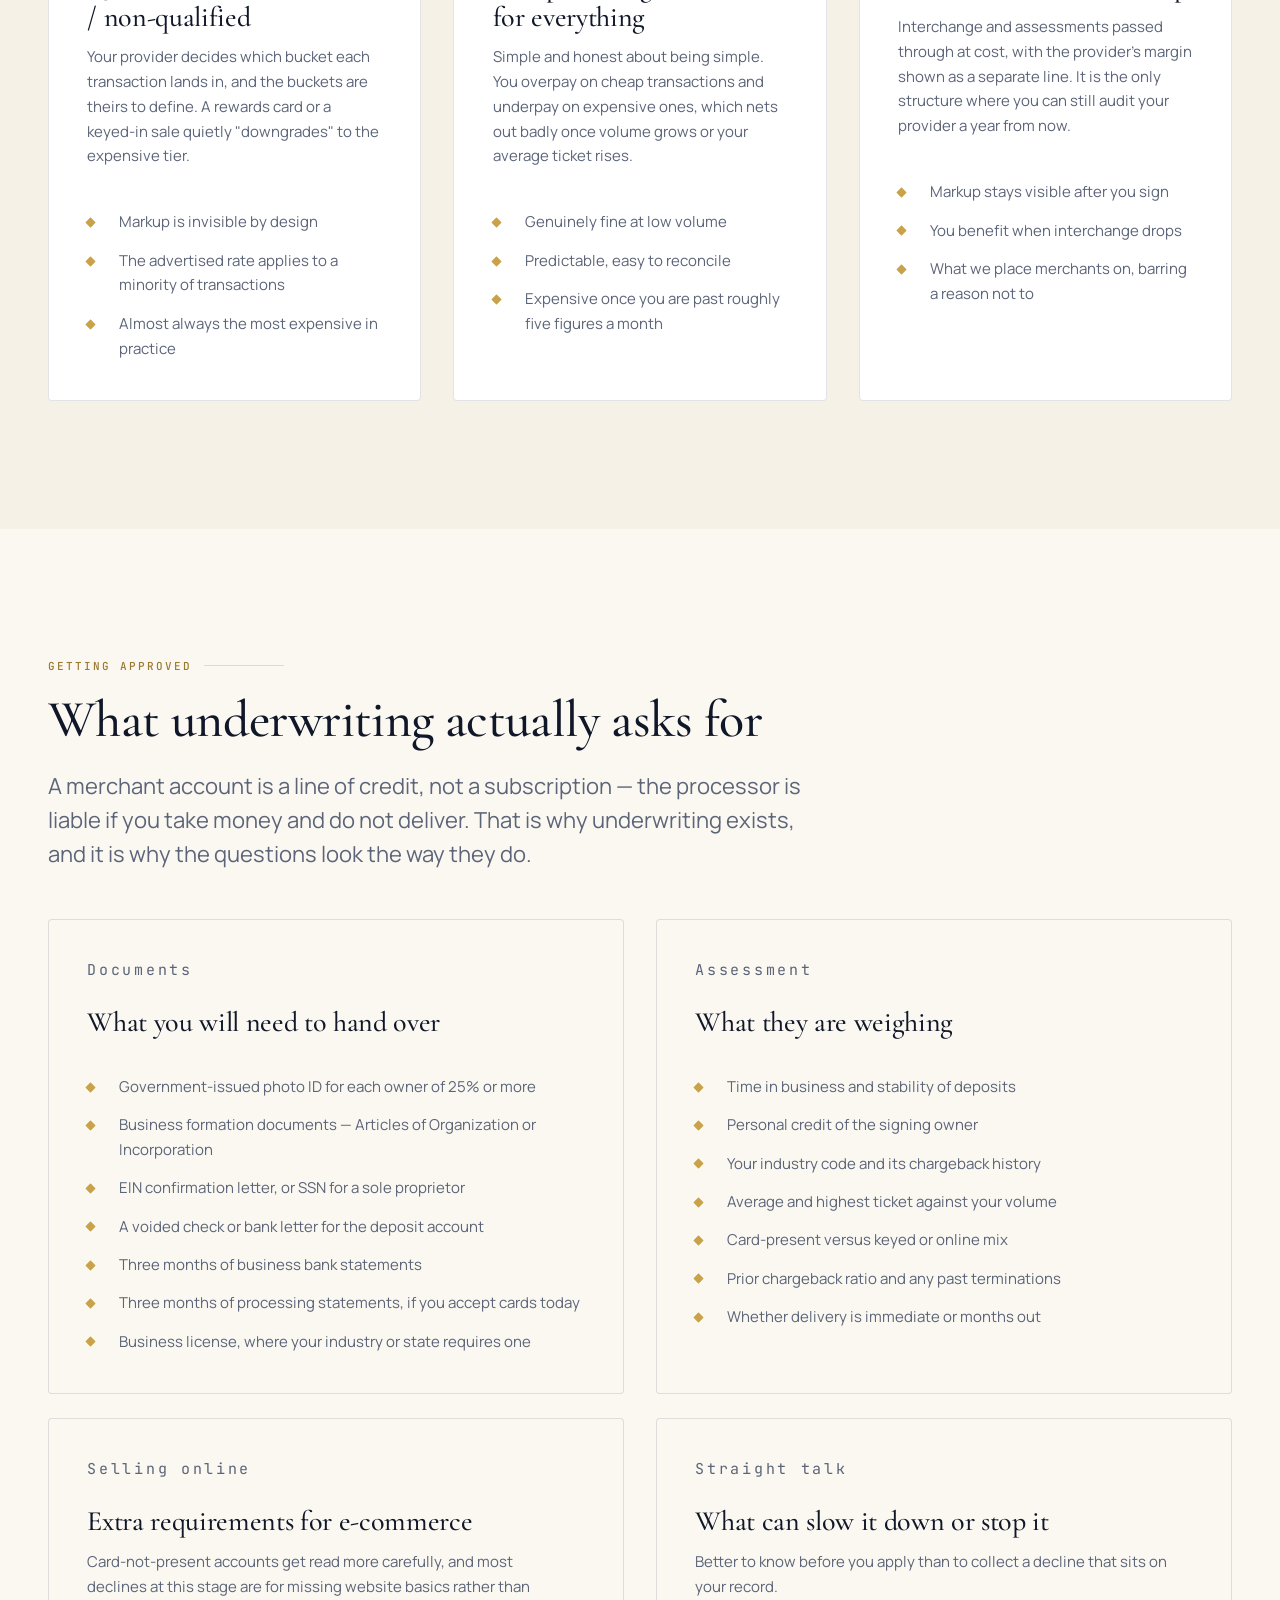
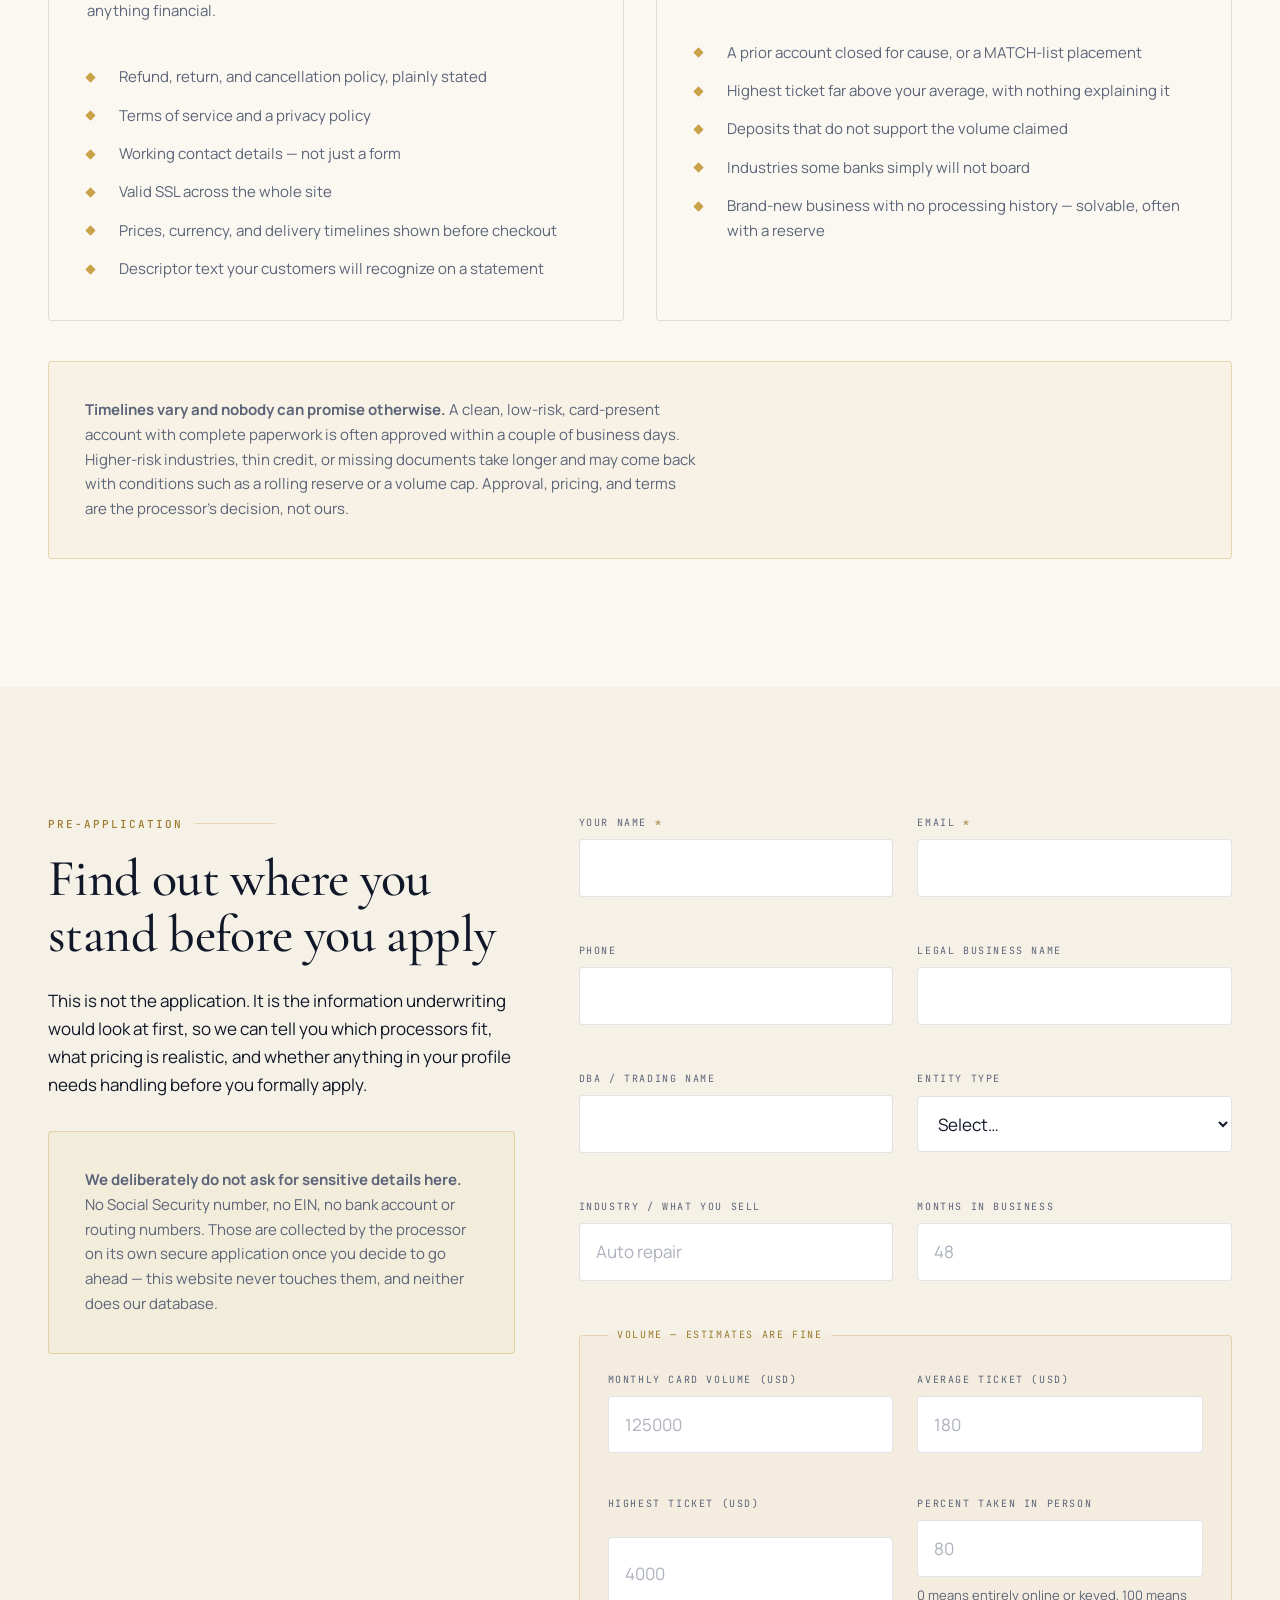
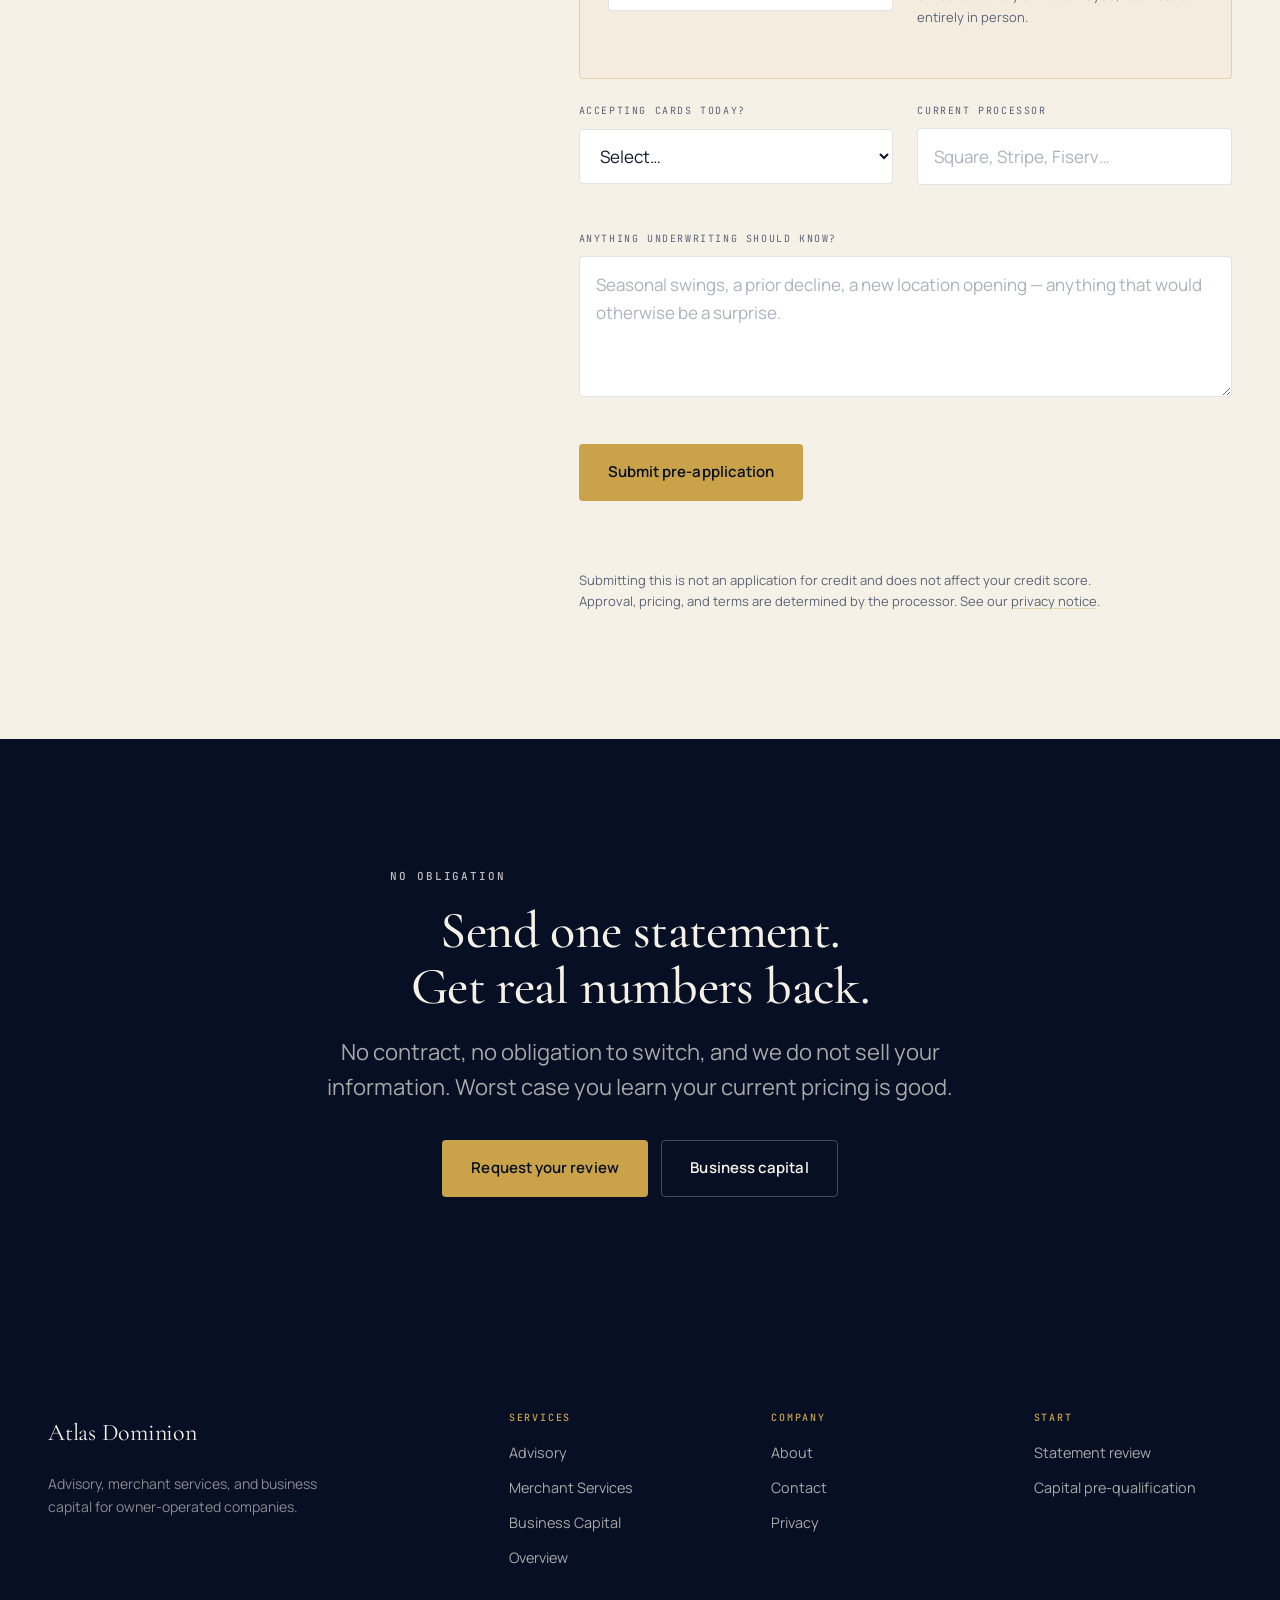
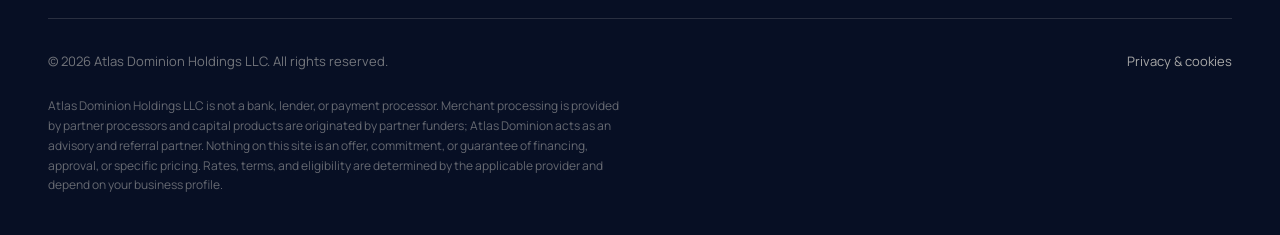
<file: merchant-services.html>
<!DOCTYPE html>
<html lang="en">
<head>
<meta charset="utf-8">
<meta name="viewport" content="width=device-width, initial-scale=1">

<title>Merchant Services — Atlas Dominion Holdings</title>
<meta name="description" content="Free line-by-line processing statement reviews and processor placement. We show you your true effective rate and exactly where the money goes.">
<link rel="canonical" href="https://atlas-dominion.com/merchant-services.html">

<meta property="og:type" content="website">
<meta property="og:site_name" content="Atlas Dominion Holdings">
<meta property="og:title" content="Merchant Services — Atlas Dominion Holdings">
<meta property="og:description" content="Free statement reviews and processor placement for owner-operated businesses.">
<meta property="og:url" content="https://atlas-dominion.com/merchant-services.html">
<meta property="og:image" content="https://atlas-dominion.com/assets/img/og-image.png">
<meta property="og:image:width" content="1200">
<meta property="og:image:height" content="630">

<link rel="icon" type="image/png" sizes="32x32" href="assets/img/favicon-32.png">
<link rel="apple-touch-icon" href="assets/img/apple-touch-icon.png">
<link rel="preconnect" href="https://fonts.googleapis.com">
<link rel="preconnect" href="https://fonts.gstatic.com" crossorigin>
<link href="https://fonts.googleapis.com/css2?family=Cormorant+Garamond:wght@400;500;600&family=JetBrains+Mono:wght@400;500&family=Manrope:wght@400;500;600;700&display=swap" rel="stylesheet">
<link rel="stylesheet" href="assets/css/atlas.css">
</head>
<body>

<a class="skip-link" href="#main">Skip to content</a>

<header class="masthead">
    <div class="shell masthead__inner">
        <a class="wordmark" href="index.html">
            <img class="wordmark__mark" src="assets/img/logo-mark.png" alt="" width="134" height="114">
            <span class="wordmark__text">
                <span class="wordmark__name">Atlas Dominion</span>
                <span class="wordmark__sub">Holdings LLC</span>
            </span>
        </a>
        <nav class="nav" aria-label="Primary">
            <button class="nav__toggle" type="button" aria-expanded="false" aria-controls="nav-links">Menu</button>
            <ul class="nav__links" id="nav-links" data-open="false">
                <li><a href="services.html" aria-current="page">Services</a></li>
                <li><a href="about.html">About</a></li>
                <li><a href="contact.html">Contact</a></li>
            </ul>
            <a class="btn btn--navy" href="contact.html" data-atlas-cta="nav">Start a conversation</a>
        </nav>
    </div>
</header>

<main id="main">

    <section class="hero">
        <div class="shell hero__inner">
            <p class="eyebrow">Merchant Services</p>
            <h1>You are probably overpaying. Let's find out by how much.</h1>
            <p class="hero__lede">
                Processing statements are confusing by design. We read yours line by line, tell
                you what every fee is for, and calculate the rate you are actually paying — not
                the one on the front page.
            </p>
            <div class="btn-row">
                <a class="btn btn--gold" href="contact.html?intent=statement-audit" data-atlas-cta="ms-hero">
                    Get a free statement review
                </a>
                <a class="btn btn--ghost" href="#apply" data-atlas-cta="ms-hero-apply">
                    Start a pre-application
                </a>
            </div>
            <div class="hero__figure">
                <svg viewBox="0 0 400 400" fill="none" xmlns="http://www.w3.org/2000/svg" aria-hidden="true" focusable="false">
                <circle cx="200" cy="200" r="168" stroke="var(--gold)" stroke-opacity=".40"/>
                <circle cx="200" cy="200" r="139" stroke="var(--navy)" stroke-opacity=".10"/>
                <ellipse cx="200" cy="200" rx="46" ry="139" stroke="var(--navy)" stroke-opacity=".13"/>
                <ellipse cx="200" cy="200" rx="94" ry="139" stroke="var(--navy)" stroke-opacity=".10"/>
                <ellipse cx="200" cy="200" rx="139" ry="47" stroke="var(--navy)" stroke-opacity=".10"/>
                <ellipse cx="200" cy="200" rx="139" ry="95" stroke="var(--navy)" stroke-opacity=".08"/>
                <line x1="200" y1="61" x2="200" y2="339" stroke="var(--navy)" stroke-opacity=".13"/>
                <line x1="61" y1="200" x2="339" y2="200" stroke="var(--navy)" stroke-opacity=".13"/>
                <path d="M44 246C126 190 274 190 356 246" stroke="var(--gold)" stroke-width="2.5" stroke-linecap="round"/>
                <circle cx="200" cy="200" r="3.5" fill="var(--gold)"/>
                <path d="M200 14v20M200 366v20M14 200h20M366 200h20" stroke="var(--gold)" stroke-opacity=".55" stroke-width="1.5" stroke-linecap="round"/>
            </svg>
            </div>
        </div>
    </section>

    <section class="section section--bone">
        <div class="shell split">
            <div class="split__aside">
                <p class="eyebrow">The review</p>
                <h2>What we send back</h2>
                <p style="margin-top:1.5rem">
                    Send one recent statement. You get a written breakdown, usually within a
                    couple of business days.
                </p>
            </div>

            <div>
                <ol class="steps">
                    <li>
                        <div>
                            <h3>Your true effective rate</h3>
                            <p>
                                Total fees divided by total volume. It is the only number that
                                matters, and it is almost never the one you were quoted.
                            </p>
                        </div>
                    </li>
                    <li>
                        <div>
                            <h3>Interchange, assessments, markup — separated</h3>
                            <p>
                                Interchange and card-brand assessments are fixed costs nobody can
                                discount. Markup is what your provider adds. Most statements blend
                                them together so you cannot tell which is which. We unblend them.
                            </p>
                        </div>
                    </li>
                    <li>
                        <div>
                            <h3>Padding, named</h3>
                            <p>
                                PCI non-compliance fees, statement fees, batch fees, "network
                                access" charges, monthly minimums, and tiered downgrades. We list
                                every one, what it costs you annually, and whether it is negotiable.
                            </p>
                        </div>
                    </li>
                    <li>
                        <div>
                            <h3>A comparison you can use anywhere</h3>
                            <p>
                                What the same volume and card mix would cost on an interchange-plus
                                structure. Take it to your current provider and ask them to match
                                it — plenty of clients do exactly that, and we are fine with it.
                            </p>
                        </div>
                    </li>
                </ol>
            </div>
        </div>
    </section>

    <section class="section">
        <div class="shell split">
            <div class="split__aside">
                <p class="eyebrow">Placement</p>
                <h2>If moving makes sense</h2>
            </div>
            <div>
                <p>
                    If the review shows a move is worth it, we place you with a processor suited to
                    your volume, average ticket, card-present mix, and risk profile. If it shows
                    your current setup is already competitive, we tell you that and the
                    conversation ends there.
                </p>

                <ul class="checks">
                    <li>Interchange-plus pricing, so the markup stays visible after you sign</li>
                    <li>Terminal, gateway, virtual terminal, and POS integration</li>
                    <li>Card-present, e-commerce, and mobile setups</li>
                    <li>Next-day funding where the processor supports it</li>
                    <li>Chargeback and PCI compliance support</li>
                    <li>Higher-risk placements where a standard processor will not board you</li>
                </ul>

                <div class="callout" style="margin-top:2rem">
                    <p>
                        <strong>Worth saying plainly:</strong> we are compensated by the processor
                        when a merchant boards. That is how this side of the business works, and it
                        is why the review can be free. It also means you should hold us to the
                        numbers — the comparison we give you is written down, and you can verify
                        every line of it against your own statement.
                    </p>
                </div>
            </div>
        </div>
    </section>

    <section class="section section--navy">
        <div class="shell">
            <p class="eyebrow">Good fits</p>
            <h2>Who this tends to help most</h2>
            <div class="grid grid--3" style="margin-top:3rem">
                <div>
                    <h3 style="font-size:1.25rem">Multi-location operators</h3>
                    <p>
                        Restaurants, retail, and service businesses running several locations on
                        inherited pricing that nobody has revisited since opening.
                    </p>
                </div>
                <div>
                    <h3 style="font-size:1.25rem">High average ticket</h3>
                    <p>
                        Medical, professional services, auto, and trades — where a few tenths of a
                        percent compounds into real money across a year.
                    </p>
                </div>
                <div>
                    <h3 style="font-size:1.25rem">Anyone on tiered pricing</h3>
                    <p>
                        "Qualified / mid-qualified / non-qualified" is a structure that exists to
                        obscure margin. If your statement uses those words, the review will be
                        interesting.
                    </p>
                </div>
            </div>
        </div>
    </section>

    <!-- ------------------------------------------- how processing works -->
    <section class="section">
        <div class="shell split">
            <div class="split__aside">
                <p class="eyebrow">The mechanics</p>
                <h2>Where the money actually goes</h2>
                <p style="margin-top:1.5rem">
                    Almost nobody selling you processing explains this, because the confusion is
                    what the margin hides behind.
                </p>
            </div>

            <div>
                <p>
                    When a customer taps a card, the money passes through four parties before it
                    reaches you: the card network, the bank that issued the customer's card, the
                    processor, and whoever sold you the account. Each takes a cut, and only one of
                    those cuts is negotiable.
                </p>

                <ol class="steps" style="margin-top:2rem">
                    <li>
                        <div>
                            <h3>Interchange</h3>
                            <p>
                                Paid to the bank that issued your customer's card, and set by Visa
                                and Mastercard in published rate tables. Every provider pays exactly
                                the same interchange. Nobody can discount it — and anybody implying
                                they can is telling you something else.
                            </p>
                        </div>
                    </li>
                    <li>
                        <div>
                            <h3>Assessments and network fees</h3>
                            <p>
                                Paid to Visa, Mastercard, Discover and Amex themselves. Small,
                                fixed, and also identical for everyone.
                            </p>
                        </div>
                    </li>
                    <li>
                        <div>
                            <h3>Processor markup</h3>
                            <p>
                                What your provider adds on top. <strong>This is the only part
                                anyone can actually compete on</strong> — and on most statements it
                                is deliberately blended into the first two so you cannot see it.
                            </p>
                        </div>
                    </li>
                    <li>
                        <div>
                            <h3>Everything else</h3>
                            <p>
                                Monthly minimums, statement fees, PCI fees, PCI non-compliance
                                penalties, batch fees, gateway fees, terminal leases. Individually
                                small, collectively often larger than the markup.
                            </p>
                        </div>
                    </li>
                </ol>
            </div>
        </div>
    </section>

    <!-- ------------------------------------------------- pricing models -->
    <section class="section section--bone">
        <div class="shell">
            <p class="eyebrow">Three ways it gets priced</p>
            <h2>The structure matters more than the rate</h2>

            <div class="grid grid--3" style="margin-top:3rem">

                <article class="card">
                    <p class="card__index">Tiered</p>
                    <h3>Qualified / mid / non-qualified</h3>
                    <p>
                        Your provider decides which bucket each transaction lands in, and the
                        buckets are theirs to define. A rewards card or a keyed-in sale quietly
                        "downgrades" to the expensive tier.
                    </p>
                    <ul class="checks">
                        <li>Markup is invisible by design</li>
                        <li>The advertised rate applies to a minority of transactions</li>
                        <li>Almost always the most expensive in practice</li>
                    </ul>
                </article>

                <article class="card">
                    <p class="card__index">Flat rate</p>
                    <h3>One percentage for everything</h3>
                    <p>
                        Simple and honest about being simple. You overpay on cheap transactions
                        and underpay on expensive ones, which nets out badly once volume grows
                        or your average ticket rises.
                    </p>
                    <ul class="checks">
                        <li>Genuinely fine at low volume</li>
                        <li>Predictable, easy to reconcile</li>
                        <li>Expensive once you are past roughly five figures a month</li>
                    </ul>
                </article>

                <article class="card">
                    <p class="card__index">Interchange-plus</p>
                    <h3>Cost, then a stated markup</h3>
                    <p>
                        Interchange and assessments passed through at cost, with the provider's
                        margin shown as a separate line. It is the only structure where you can
                        still audit your provider a year from now.
                    </p>
                    <ul class="checks">
                        <li>Markup stays visible after you sign</li>
                        <li>You benefit when interchange drops</li>
                        <li>What we place merchants on, barring a reason not to</li>
                    </ul>
                </article>

            </div>
        </div>
    </section>

    <!-- ------------------------------------------ approval requirements -->
    <section class="section">
        <div class="shell">
            <p class="eyebrow">Getting approved</p>
            <h2>What underwriting actually asks for</h2>
            <p class="lede" style="margin-top:1.25rem;max-width:60ch">
                A merchant account is a line of credit, not a subscription — the processor is
                liable if you take money and do not deliver. That is why underwriting exists, and
                it is why the questions look the way they do.
            </p>

            <div class="grid grid--2" style="margin-top:3rem">

                <article class="card">
                    <p class="card__index">Documents</p>
                    <h3>What you will need to hand over</h3>
                    <ul class="checks">
                        <li>Government-issued photo ID for each owner of 25% or more</li>
                        <li>Business formation documents — Articles of Organization or Incorporation</li>
                        <li>EIN confirmation letter, or SSN for a sole proprietor</li>
                        <li>A voided check or bank letter for the deposit account</li>
                        <li>Three months of business bank statements</li>
                        <li>Three months of processing statements, if you accept cards today</li>
                        <li>Business license, where your industry or state requires one</li>
                    </ul>
                </article>

                <article class="card">
                    <p class="card__index">Assessment</p>
                    <h3>What they are weighing</h3>
                    <ul class="checks">
                        <li>Time in business and stability of deposits</li>
                        <li>Personal credit of the signing owner</li>
                        <li>Your industry code and its chargeback history</li>
                        <li>Average and highest ticket against your volume</li>
                        <li>Card-present versus keyed or online mix</li>
                        <li>Prior chargeback ratio and any past terminations</li>
                        <li>Whether delivery is immediate or months out</li>
                    </ul>
                </article>

            </div>

            <div class="grid grid--2" style="margin-top:1.5rem">

                <article class="card">
                    <p class="card__index">Selling online</p>
                    <h3>Extra requirements for e-commerce</h3>
                    <p>
                        Card-not-present accounts get read more carefully, and most declines at
                        this stage are for missing website basics rather than anything financial.
                    </p>
                    <ul class="checks">
                        <li>Refund, return, and cancellation policy, plainly stated</li>
                        <li>Terms of service and a privacy policy</li>
                        <li>Working contact details — not just a form</li>
                        <li>Valid SSL across the whole site</li>
                        <li>Prices, currency, and delivery timelines shown before checkout</li>
                        <li>Descriptor text your customers will recognize on a statement</li>
                    </ul>
                </article>

                <article class="card">
                    <p class="card__index">Straight talk</p>
                    <h3>What can slow it down or stop it</h3>
                    <p>
                        Better to know before you apply than to collect a decline that sits on
                        your record.
                    </p>
                    <ul class="checks">
                        <li>A prior account closed for cause, or a MATCH-list placement</li>
                        <li>Highest ticket far above your average, with nothing explaining it</li>
                        <li>Deposits that do not support the volume claimed</li>
                        <li>Industries some banks simply will not board</li>
                        <li>Brand-new business with no processing history — solvable, often with a reserve</li>
                    </ul>
                </article>

            </div>

            <div class="callout" style="margin-top:2.5rem">
                <p>
                    <strong>Timelines vary and nobody can promise otherwise.</strong> A clean,
                    low-risk, card-present account with complete paperwork is often approved within
                    a couple of business days. Higher-risk industries, thin credit, or missing
                    documents take longer and may come back with conditions such as a rolling
                    reserve or a volume cap. Approval, pricing, and terms are the processor's
                    decision, not ours.
                </p>
            </div>
        </div>
    </section>

    <!-- --------------------------------------------- pre-application ---- -->
    <section class="section section--bone" id="apply">
        <div class="shell split">

            <div class="split__aside">
                <p class="eyebrow">Pre-application</p>
                <h2>Find out where you stand before you apply</h2>
                <p style="margin-top:1.5rem">
                    This is not the application. It is the information underwriting would look at
                    first, so we can tell you which processors fit, what pricing is realistic, and
                    whether anything in your profile needs handling before you formally apply.
                </p>

                <div class="callout" style="margin-top:2rem">
                    <p>
                        <strong>We deliberately do not ask for sensitive details here.</strong>
                        No Social Security number, no EIN, no bank account or routing numbers.
                        Those are collected by the processor on its own secure application once
                        you decide to go ahead — this website never touches them, and neither does
                        our database.
                    </p>
                </div>
            </div>

            <div>
                <form id="merchant-application-form"
                      class="form"
                      data-atlas-track="merchant-application"
                      data-endpoint="https://admin.atlas-dominion.com/api/public/leads"
                      data-endpoint-local="http://localhost:8000/api/public/leads"
                      novalidate>

                    <div class="honeypot" aria-hidden="true">
                        <label for="ma-website">Website</label>
                        <input type="text" id="ma-website" name="website" tabindex="-1" autocomplete="off">
                    </div>

                    <div class="field-row">
                        <div class="field">
                            <label for="ma-name">Your name <span class="required-mark" aria-hidden="true">*</span></label>
                            <input type="text" id="ma-name" name="name" maxlength="120" autocomplete="name" required>
                            <p class="field-error" data-error-for="name"></p>
                        </div>
                        <div class="field">
                            <label for="ma-email">Email <span class="required-mark" aria-hidden="true">*</span></label>
                            <input type="email" id="ma-email" name="email" maxlength="180" autocomplete="email" required>
                            <p class="field-error" data-error-for="email"></p>
                        </div>
                    </div>

                    <div class="field-row">
                        <div class="field">
                            <label for="ma-phone">Phone</label>
                            <input type="tel" id="ma-phone" name="phone" maxlength="30" autocomplete="tel">
                            <p class="field-error" data-error-for="phone"></p>
                        </div>
                        <div class="field">
                            <label for="ma-company">Legal business name</label>
                            <input type="text" id="ma-company" name="company" maxlength="120" autocomplete="organization">
                            <p class="field-error" data-error-for="company"></p>
                        </div>
                    </div>

                    <div class="field-row">
                        <div class="field">
                            <label for="ma-dba">DBA / trading name</label>
                            <input type="text" id="ma-dba" name="dba" maxlength="120">
                            <p class="field-error" data-error-for="dba"></p>
                        </div>
                        <div class="field">
                            <label for="ma-type">Entity type</label>
                            <select id="ma-type" name="business_type">
                                <option value="">Select…</option>
                                <option value="sole-proprietor">Sole proprietor</option>
                                <option value="llc">LLC</option>
                                <option value="corporation">Corporation</option>
                                <option value="partnership">Partnership</option>
                                <option value="non-profit">Non-profit</option>
                            </select>
                            <p class="field-error" data-error-for="business_type"></p>
                        </div>
                    </div>

                    <div class="field-row">
                        <div class="field">
                            <label for="ma-industry">Industry / what you sell</label>
                            <input type="text" id="ma-industry" name="industry" maxlength="80" placeholder="Auto repair">
                            <p class="field-error" data-error-for="industry"></p>
                        </div>
                        <div class="field">
                            <label for="ma-months">Months in business</label>
                            <input type="number" id="ma-months" name="months_in_business" min="0" max="1200" inputmode="numeric" placeholder="48">
                            <p class="field-error" data-error-for="months_in_business"></p>
                        </div>
                    </div>

                    <fieldset>
                        <legend>Volume — estimates are fine</legend>

                        <div class="field-row">
                            <div class="field">
                                <label for="ma-volume">Monthly card volume (USD)</label>
                                <input type="number" id="ma-volume" name="monthly_processing_volume_dollars"
                                       min="0" step="1000" inputmode="numeric" placeholder="125000">
                                <p class="field-error" data-error-for="monthly_processing_volume_dollars"></p>
                            </div>
                            <div class="field">
                                <label for="ma-avg">Average ticket (USD)</label>
                                <input type="number" id="ma-avg" name="average_ticket_dollars"
                                       min="0" step="1" inputmode="numeric" placeholder="180">
                                <p class="field-error" data-error-for="average_ticket_dollars"></p>
                            </div>
                        </div>

                        <div class="field-row">
                            <div class="field">
                                <label for="ma-high">Highest ticket (USD)</label>
                                <input type="number" id="ma-high" name="high_ticket_dollars"
                                       min="0" step="1" inputmode="numeric" placeholder="4000">
                                <p class="field-error" data-error-for="high_ticket_dollars"></p>
                            </div>
                            <div class="field">
                                <label for="ma-cp">Percent taken in person</label>
                                <input type="number" id="ma-cp" name="card_present_percent"
                                       min="0" max="100" step="5" inputmode="numeric" placeholder="80">
                                <p class="hint">0 means entirely online or keyed, 100 means entirely in person.</p>
                                <p class="field-error" data-error-for="card_present_percent"></p>
                            </div>
                        </div>
                    </fieldset>

                    <div class="field-row">
                        <div class="field">
                            <label for="ma-accepts">Accepting cards today?</label>
                            <select id="ma-accepts" name="accepts_cards_today">
                                <option value="">Select…</option>
                                <option value="1">Yes</option>
                                <option value="0">No — this would be our first account</option>
                            </select>
                            <p class="field-error" data-error-for="accepts_cards_today"></p>
                        </div>
                        <div class="field">
                            <label for="ma-processor">Current processor</label>
                            <input type="text" id="ma-processor" name="current_processor" maxlength="120" placeholder="Square, Stripe, Fiserv…">
                            <p class="field-error" data-error-for="current_processor"></p>
                        </div>
                    </div>

                    <div class="field">
                        <label for="ma-message">Anything underwriting should know?</label>
                        <textarea id="ma-message" name="message" rows="4" maxlength="5000"
                                  placeholder="Seasonal swings, a prior decline, a new location opening — anything that would otherwise be a surprise."></textarea>
                        <p class="field-error" data-error-for="message"></p>
                    </div>

                    <div>
                        <button type="submit" class="btn btn--gold" id="ma-submit">Submit pre-application</button>
                    </div>

                    <p class="form-status" id="ma-status" role="status" aria-live="polite" tabindex="-1"></p>

                    <p class="disclosure">
                        Submitting this is not an application for credit and does not affect your
                        credit score. Approval, pricing, and terms are determined by the processor.
                        See our <a href="privacy.html">privacy notice</a>.
                    </p>
                </form>
            </div>
        </div>
    </section>

    <section class="section section--navy cta">
        <div class="shell shell--narrow">
            <p class="eyebrow eyebrow--plain" style="justify-content:center">No obligation</p>
            <h2>Send one statement. Get real numbers back.</h2>
            <p class="lede">
                No contract, no obligation to switch, and we do not sell your information. Worst
                case you learn your current pricing is good.
            </p>
            <div class="btn-row">
                <a class="btn btn--gold" href="contact.html?intent=statement-audit" data-atlas-cta="ms-footer">
                    Request your review
                </a>
                <a class="btn btn--ghost" href="business-capital.html">Business capital</a>
            </div>
        </div>
    </section>

</main>

<footer class="footer">
    <div class="shell">
        <div class="footer__grid">
            <div>
                <span class="wordmark__name">Atlas Dominion</span>
                <p class="footer__blurb">
                    Advisory, merchant services, and business capital for owner-operated
                    companies.
                </p>
            </div>
            <div>
                <h4>Services</h4>
                <ul>
                    <li><a href="advisory.html">Advisory</a></li>
                    <li><a href="merchant-services.html">Merchant Services</a></li>
                    <li><a href="business-capital.html">Business Capital</a></li>
                    <li><a href="services.html">Overview</a></li>
                </ul>
            </div>
            <div>
                <h4>Company</h4>
                <ul>
                    <li><a href="about.html">About</a></li>
                    <li><a href="contact.html">Contact</a></li>
                    <li><a href="privacy.html">Privacy</a></li>
                </ul>
            </div>
            <div>
                <h4>Start</h4>
                <ul>
                    <li><a href="contact.html?intent=statement-audit">Statement review</a></li>
                    <li><a href="contact.html?intent=capital-preapproval">Capital pre-qualification</a></li>
                </ul>
            </div>
        </div>

        <div class="footer__base">
            <span>&copy; <span data-year>2026</span> Atlas Dominion Holdings LLC. All rights reserved.</span>
            <span><a href="privacy.html">Privacy &amp; cookies</a></span>
        </div>

        <p class="footer__disclosure">
            Atlas Dominion Holdings LLC is not a bank, lender, or payment processor. Merchant
            processing is provided by partner processors and capital products are originated by
            partner funders; Atlas Dominion acts as an advisory and referral partner. Nothing on
            this site is an offer, commitment, or guarantee of financing, approval, or specific
            pricing. Rates, terms, and eligibility are determined by the applicable provider and
            depend on your business profile.
        </p>
    </div>
</footer>

<script src="assets/js/site.js" defer></script>
<script src="assets/js/merchant-application.js" defer></script>
<script src="https://admin.atlas-dominion.com/tracker.js" defer></script>
</body>
</html>
</file>
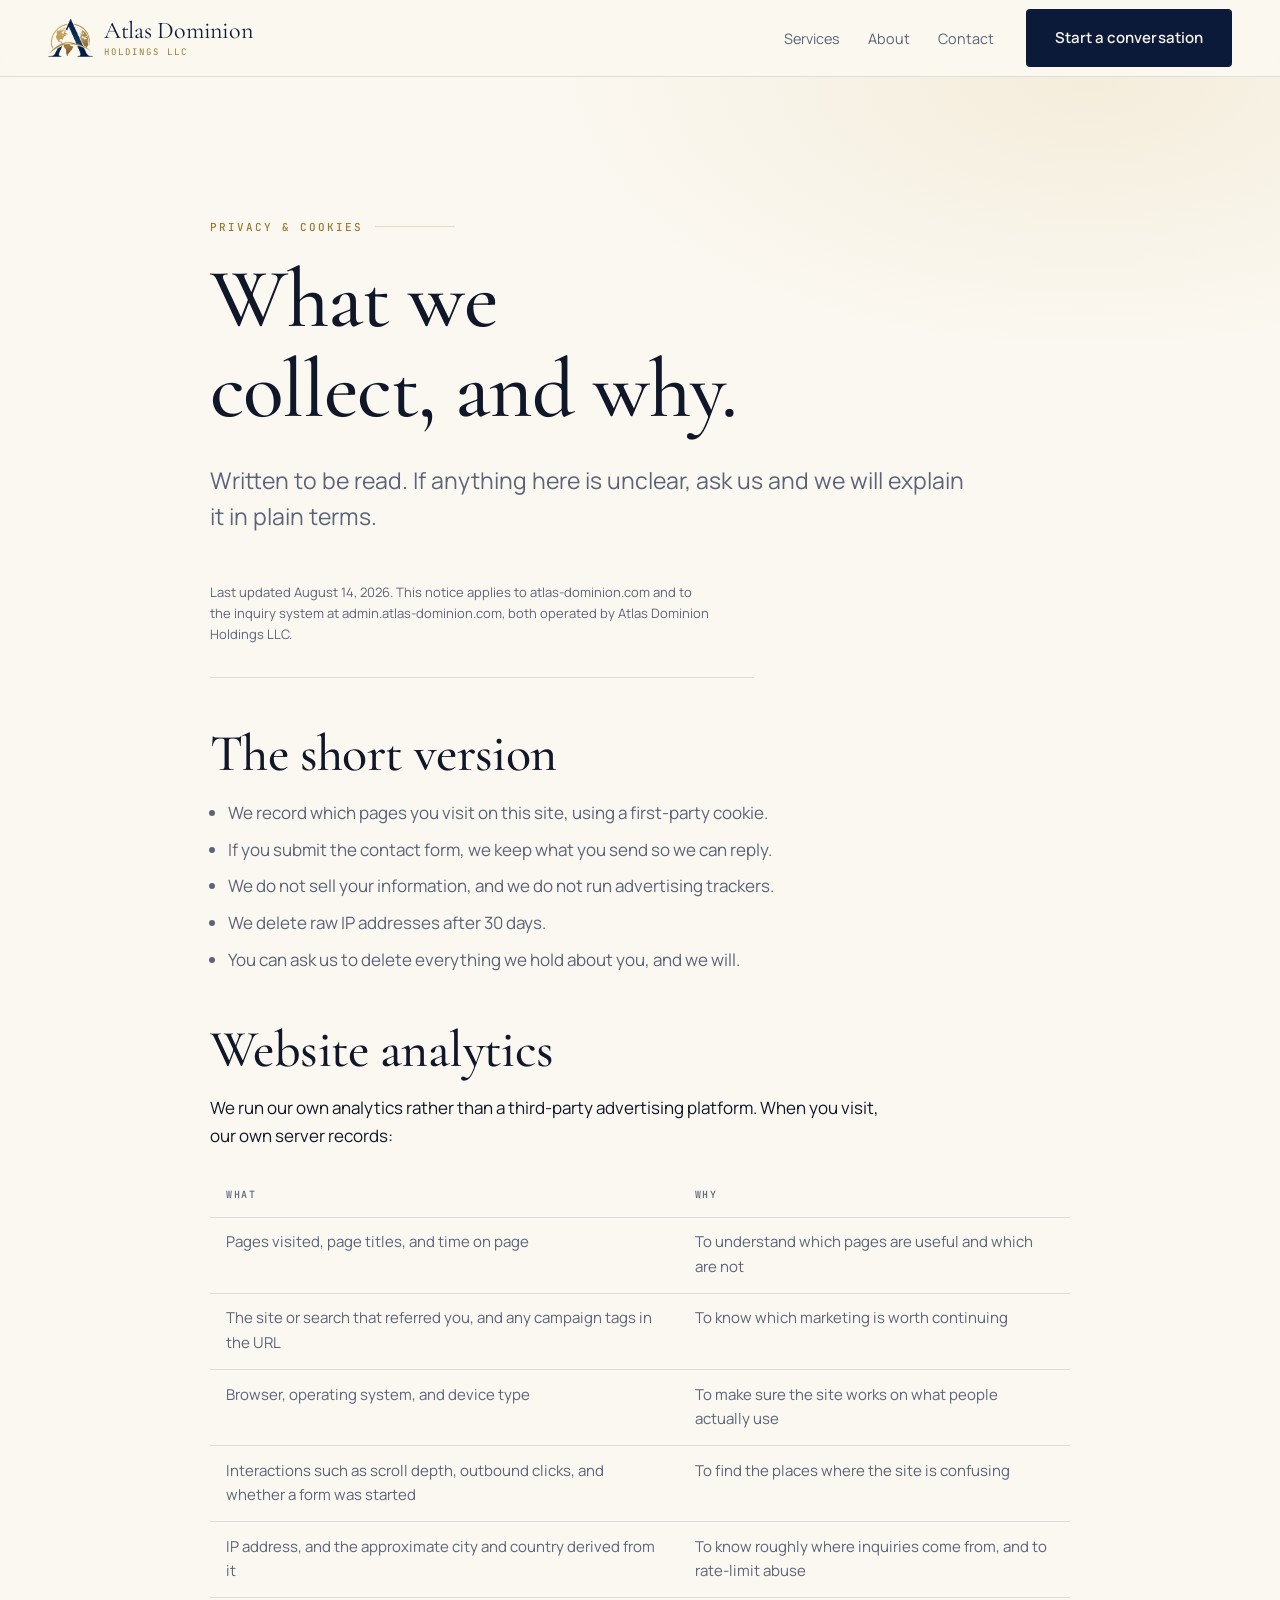
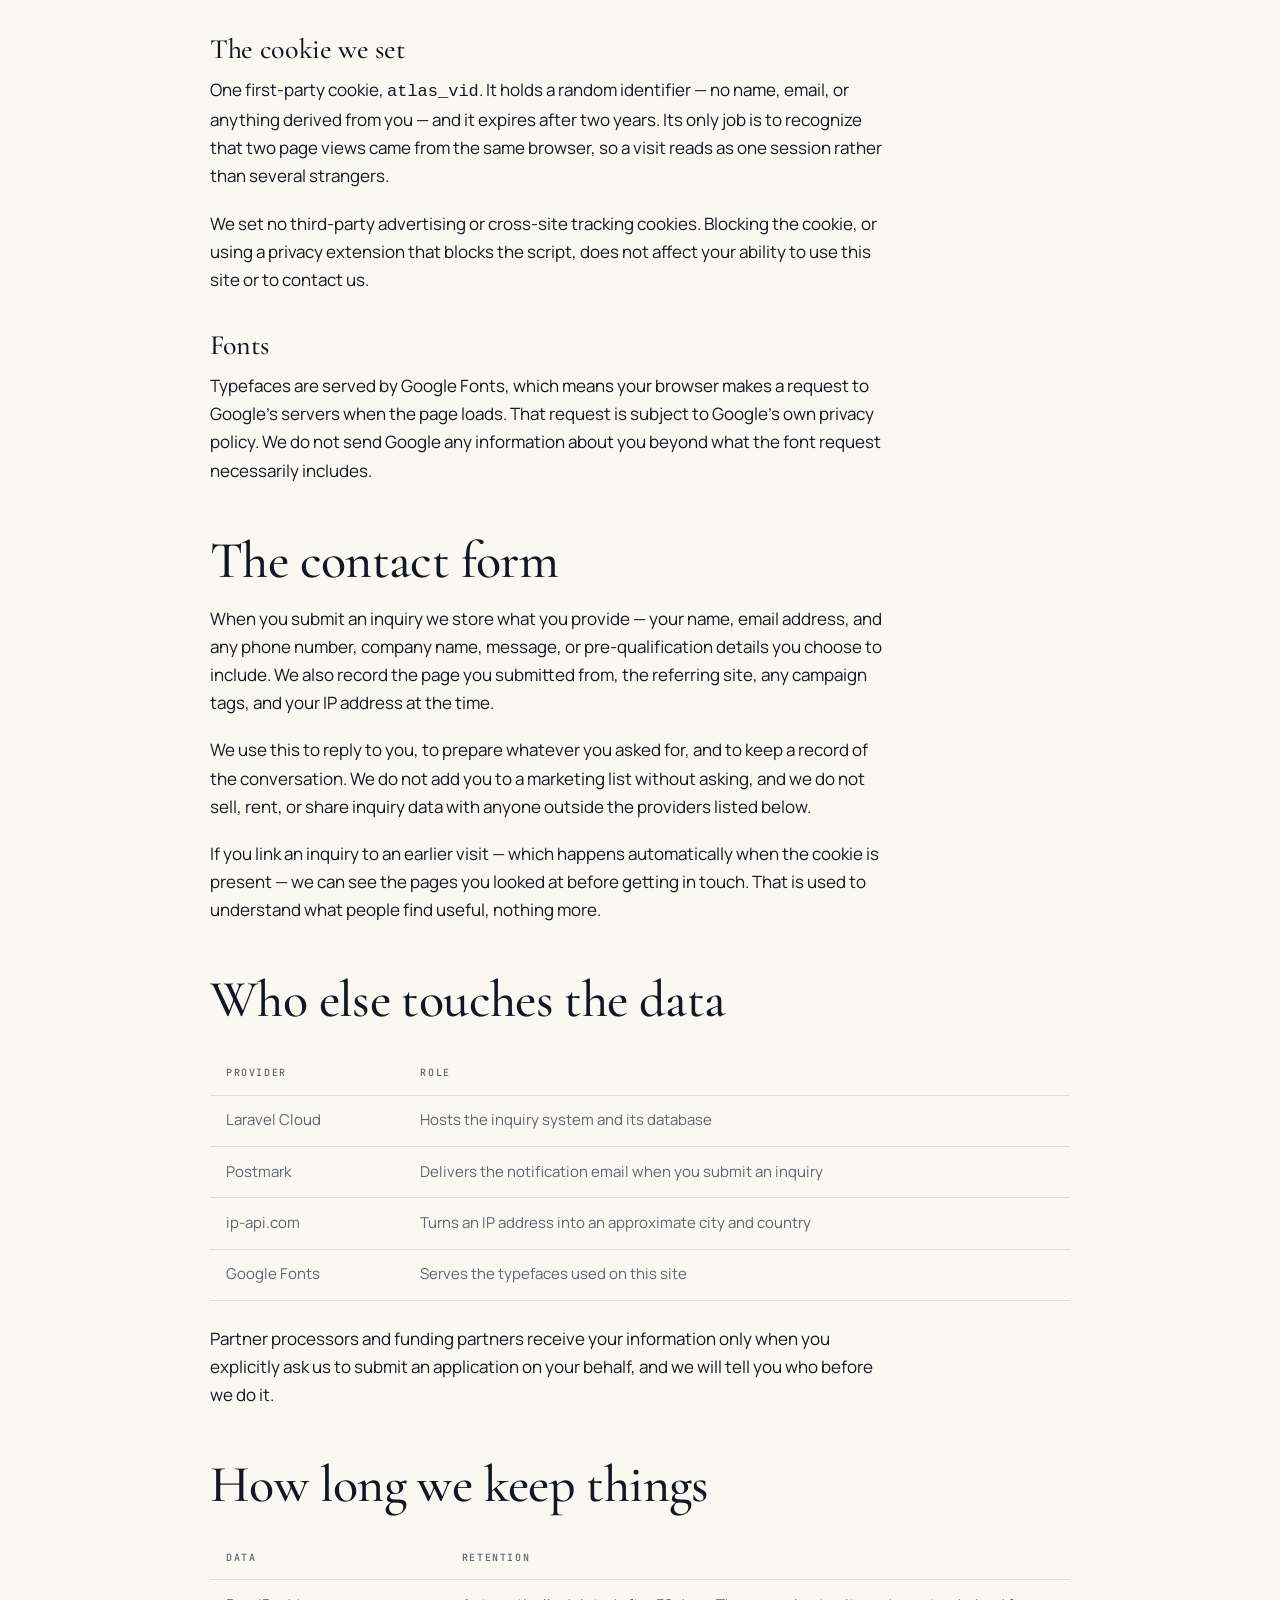
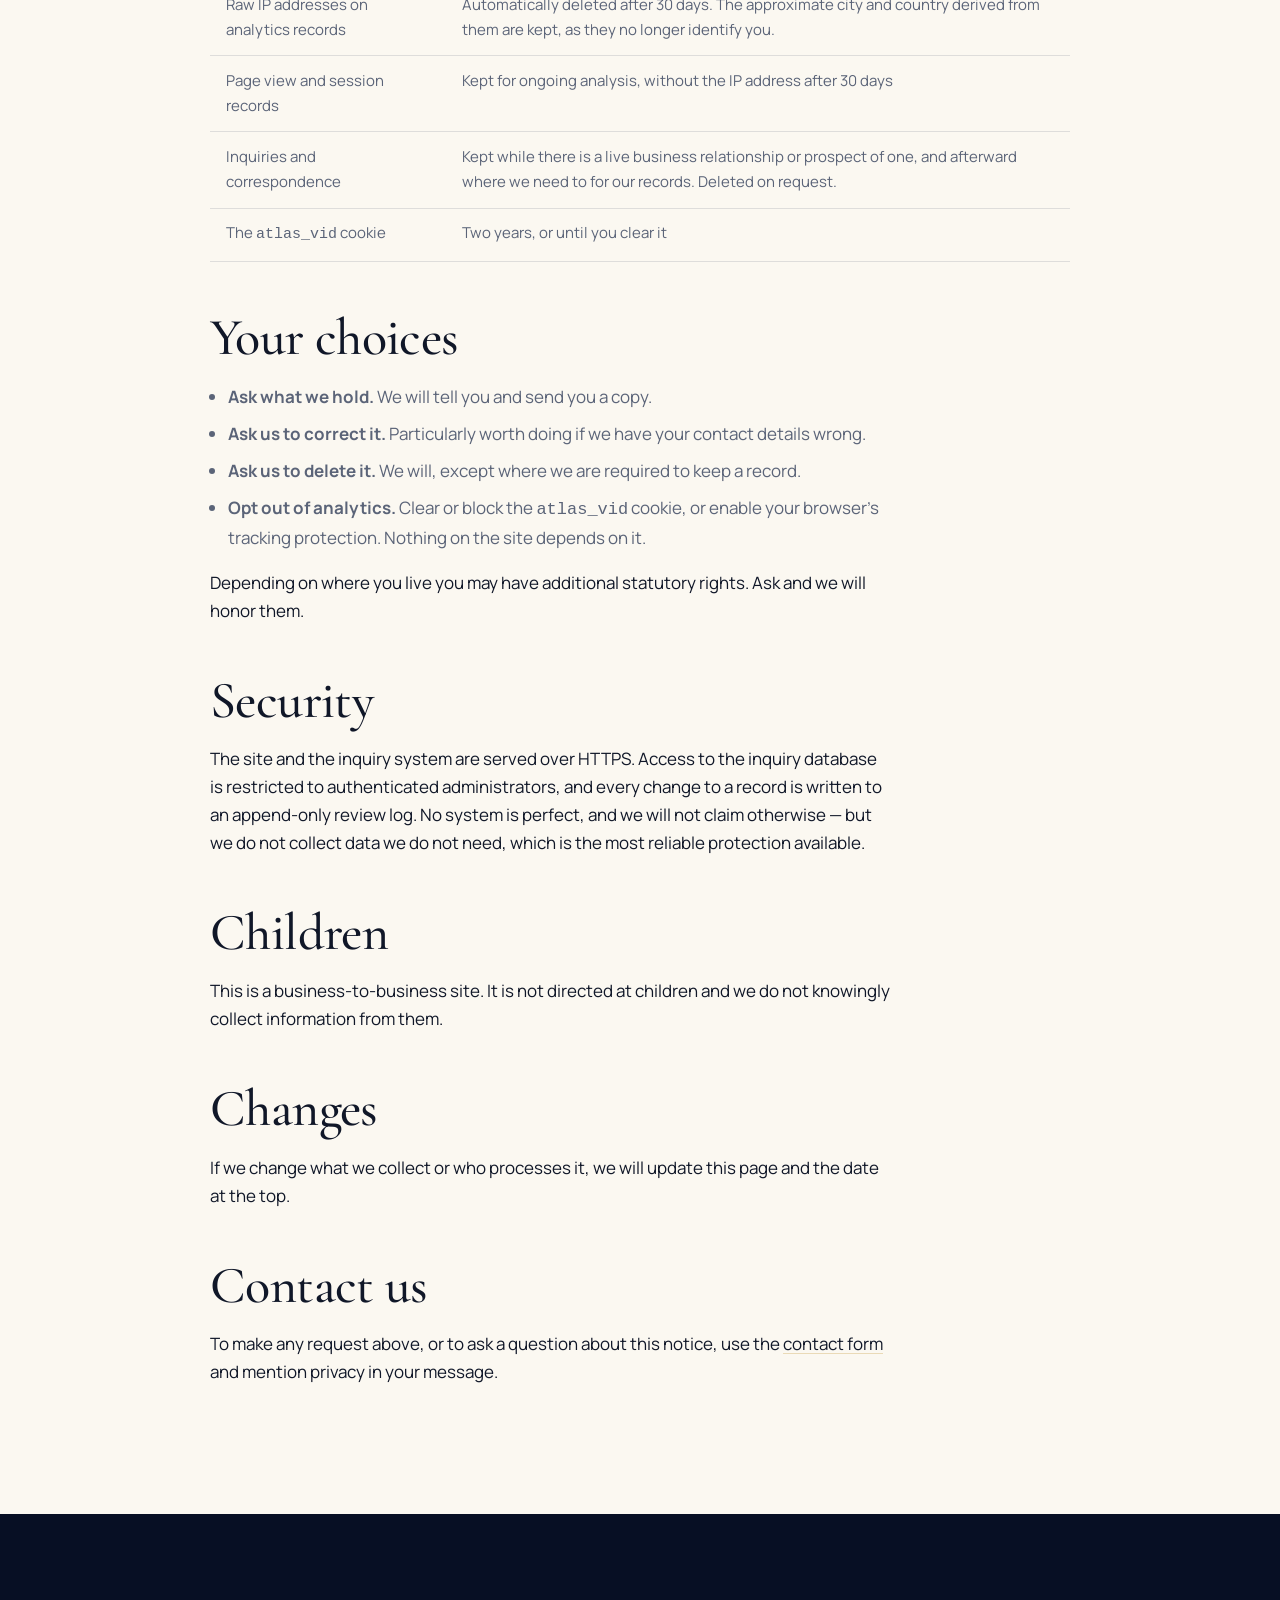
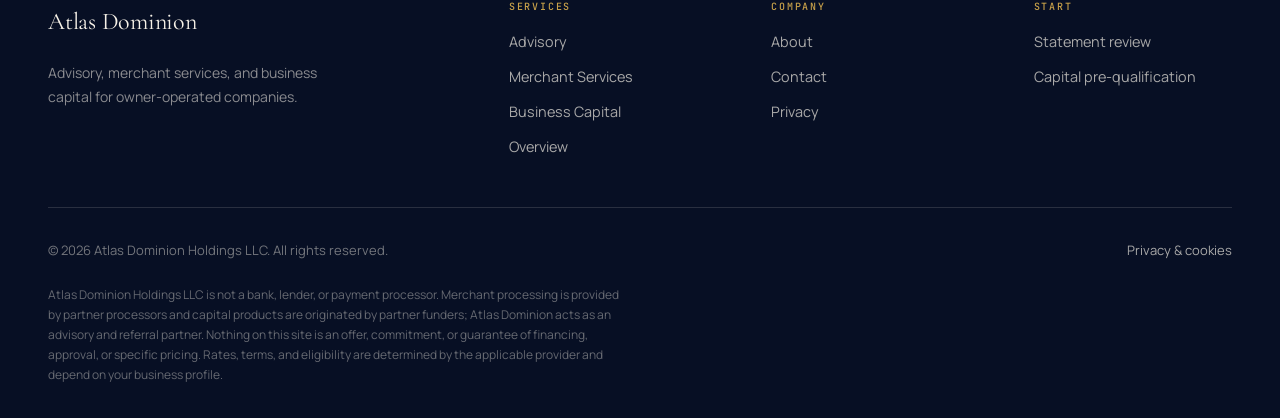
<file: privacy.html>
<!DOCTYPE html>
<html lang="en">
<head>
<meta charset="utf-8">
<meta name="viewport" content="width=device-width, initial-scale=1">

<title>Privacy &amp; Cookies — Atlas Dominion Holdings</title>
<meta name="description" content="What Atlas Dominion Holdings collects on this website, why, how long we keep it, and how to ask us to delete it.">
<link rel="canonical" href="https://atlas-dominion.com/privacy.html">
<meta name="robots" content="index, follow">

<link rel="icon" type="image/png" sizes="32x32" href="assets/img/favicon-32.png">
<link rel="apple-touch-icon" href="assets/img/apple-touch-icon.png">
<link rel="preconnect" href="https://fonts.googleapis.com">
<link rel="preconnect" href="https://fonts.gstatic.com" crossorigin>
<link href="https://fonts.googleapis.com/css2?family=Cormorant+Garamond:wght@400;500;600&family=JetBrains+Mono:wght@400;500&family=Manrope:wght@400;500;600;700&display=swap" rel="stylesheet">
<link rel="stylesheet" href="assets/css/atlas.css">
</head>
<body>

<a class="skip-link" href="#main">Skip to content</a>

<header class="masthead">
    <div class="shell masthead__inner">
        <a class="wordmark" href="index.html">
            <img class="wordmark__mark" src="assets/img/logo-mark.png" alt="" width="134" height="114">
            <span class="wordmark__text">
                <span class="wordmark__name">Atlas Dominion</span>
                <span class="wordmark__sub">Holdings LLC</span>
            </span>
        </a>
        <nav class="nav" aria-label="Primary">
            <button class="nav__toggle" type="button" aria-expanded="false" aria-controls="nav-links">Menu</button>
            <ul class="nav__links" id="nav-links" data-open="false">
                <li><a href="services.html">Services</a></li>
                <li><a href="about.html">About</a></li>
                <li><a href="contact.html">Contact</a></li>
            </ul>
            <a class="btn btn--navy" href="contact.html" data-atlas-cta="nav">Start a conversation</a>
        </nav>
    </div>
</header>

<main id="main">

    <section class="hero" style="padding-bottom:clamp(2rem,5vw,3rem)">
        <div class="shell shell--narrow hero__inner">
            <p class="eyebrow">Privacy &amp; cookies</p>
            <h1 style="font-size:clamp(2.25rem,1.8rem+2.4vw,3.5rem)">What we collect, and why.</h1>
            <p class="hero__lede">
                Written to be read. If anything here is unclear, ask us and we will explain it in
                plain terms.
            </p>
        </div>
    </section>

    <!-- TODO(Christian): this describes our actual technical practices accurately, but it is
         not legal advice and it is not a jurisdiction-specific policy. Have counsel review
         before launch, and add your registered business address and a dedicated privacy
         contact address where marked. -->

    <section class="section" style="padding-top:0">
        <div class="shell shell--narrow prose">

            <p class="disclosure" style="padding-bottom:2rem;border-bottom:1px solid var(--line)">
                Last updated <time datetime="2026-08-14">August 14, 2026</time>. This notice applies
                to atlas-dominion.com and to the inquiry system at admin.atlas-dominion.com, both
                operated by Atlas Dominion Holdings LLC.
            </p>

            <h2>The short version</h2>
            <ul>
                <li>We record which pages you visit on this site, using a first-party cookie.</li>
                <li>If you submit the contact form, we keep what you send so we can reply.</li>
                <li>We do not sell your information, and we do not run advertising trackers.</li>
                <li>We delete raw IP addresses after 30 days.</li>
                <li>You can ask us to delete everything we hold about you, and we will.</li>
            </ul>

            <h2>Website analytics</h2>
            <p>
                We run our own analytics rather than a third-party advertising platform. When you
                visit, our own server records:
            </p>

            <table>
                <thead>
                    <tr><th>What</th><th>Why</th></tr>
                </thead>
                <tbody>
                    <tr>
                        <td>Pages visited, page titles, and time on page</td>
                        <td>To understand which pages are useful and which are not</td>
                    </tr>
                    <tr>
                        <td>The site or search that referred you, and any campaign tags in the URL</td>
                        <td>To know which marketing is worth continuing</td>
                    </tr>
                    <tr>
                        <td>Browser, operating system, and device type</td>
                        <td>To make sure the site works on what people actually use</td>
                    </tr>
                    <tr>
                        <td>Interactions such as scroll depth, outbound clicks, and whether a form was started</td>
                        <td>To find the places where the site is confusing</td>
                    </tr>
                    <tr>
                        <td>IP address, and the approximate city and country derived from it</td>
                        <td>To know roughly where inquiries come from, and to rate-limit abuse</td>
                    </tr>
                </tbody>
            </table>

            <h3>The cookie we set</h3>
            <p>
                One first-party cookie, <code>atlas_vid</code>. It holds a random identifier — no
                name, email, or anything derived from you — and it expires after two years. Its
                only job is to recognize that two page views came from the same browser, so a
                visit reads as one session rather than several strangers.
            </p>
            <p>
                We set no third-party advertising or cross-site tracking cookies. Blocking the
                cookie, or using a privacy extension that blocks the script, does not affect your
                ability to use this site or to contact us.
            </p>

            <h3>Fonts</h3>
            <p>
                Typefaces are served by Google Fonts, which means your browser makes a request to
                Google's servers when the page loads. That request is subject to Google's own
                privacy policy. We do not send Google any information about you beyond what the
                font request necessarily includes.
            </p>

            <h2>The contact form</h2>
            <p>
                When you submit an inquiry we store what you provide — your name, email address,
                and any phone number, company name, message, or pre-qualification details you
                choose to include. We also record the page you submitted from, the referring site,
                any campaign tags, and your IP address at the time.
            </p>
            <p>
                We use this to reply to you, to prepare whatever you asked for, and to keep a
                record of the conversation. We do not add you to a marketing list without asking,
                and we do not sell, rent, or share inquiry data with anyone outside the providers
                listed below.
            </p>
            <p>
                If you link an inquiry to an earlier visit — which happens automatically when the
                cookie is present — we can see the pages you looked at before getting in touch.
                That is used to understand what people find useful, nothing more.
            </p>

            <h2>Who else touches the data</h2>
            <table>
                <thead>
                    <tr><th>Provider</th><th>Role</th></tr>
                </thead>
                <tbody>
                    <tr>
                        <td>Laravel Cloud</td>
                        <td>Hosts the inquiry system and its database</td>
                    </tr>
                    <tr>
                        <td>Postmark</td>
                        <td>Delivers the notification email when you submit an inquiry</td>
                    </tr>
                    <tr>
                        <td>ip-api.com</td>
                        <td>Turns an IP address into an approximate city and country</td>
                    </tr>
                    <tr>
                        <td>Google Fonts</td>
                        <td>Serves the typefaces used on this site</td>
                    </tr>
                </tbody>
            </table>
            <p>
                Partner processors and funding partners receive your information only when you
                explicitly ask us to submit an application on your behalf, and we will tell you who
                before we do it.
            </p>

            <h2>How long we keep things</h2>
            <table>
                <thead>
                    <tr><th>Data</th><th>Retention</th></tr>
                </thead>
                <tbody>
                    <tr>
                        <td>Raw IP addresses on analytics records</td>
                        <td>Automatically deleted after 30 days. The approximate city and country
                            derived from them are kept, as they no longer identify you.</td>
                    </tr>
                    <tr>
                        <td>Page view and session records</td>
                        <td>Kept for ongoing analysis, without the IP address after 30 days</td>
                    </tr>
                    <tr>
                        <td>Inquiries and correspondence</td>
                        <td>Kept while there is a live business relationship or prospect of one, and
                            afterward where we need to for our records. Deleted on request.</td>
                    </tr>
                    <tr>
                        <td>The <code>atlas_vid</code> cookie</td>
                        <td>Two years, or until you clear it</td>
                    </tr>
                </tbody>
            </table>

            <h2>Your choices</h2>
            <ul>
                <li><strong>Ask what we hold.</strong> We will tell you and send you a copy.</li>
                <li><strong>Ask us to correct it.</strong> Particularly worth doing if we have your contact details wrong.</li>
                <li><strong>Ask us to delete it.</strong> We will, except where we are required to keep a record.</li>
                <li><strong>Opt out of analytics.</strong> Clear or block the <code>atlas_vid</code> cookie, or enable your browser's tracking protection. Nothing on the site depends on it.</li>
            </ul>
            <p>
                Depending on where you live you may have additional statutory rights. Ask and we
                will honor them.
            </p>

            <h2>Security</h2>
            <p>
                The site and the inquiry system are served over HTTPS. Access to the inquiry
                database is restricted to authenticated administrators, and every change to a
                record is written to an append-only review log. No system is perfect, and we will
                not claim otherwise — but we do not collect data we do not need, which is the most
                reliable protection available.
            </p>

            <h2>Children</h2>
            <p>
                This is a business-to-business site. It is not directed at children and we do not
                knowingly collect information from them.
            </p>

            <h2>Changes</h2>
            <p>
                If we change what we collect or who processes it, we will update this page and the
                date at the top.
            </p>

            <h2>Contact us</h2>
            <p>
                To make any request above, or to ask a question about this notice, use the
                <a href="contact.html">contact form</a> and mention privacy in your message.
            </p>
            <!-- TODO(Christian): add a dedicated privacy email address (e.g.
                 privacy@atlas-dominion.com) and your registered business address here.
                 Several privacy regimes expect a named contact and a postal address. -->

        </div>
    </section>

</main>

<footer class="footer">
    <div class="shell">
        <div class="footer__grid">
            <div>
                <span class="wordmark__name">Atlas Dominion</span>
                <p class="footer__blurb">
                    Advisory, merchant services, and business capital for owner-operated
                    companies.
                </p>
            </div>
            <div>
                <h4>Services</h4>
                <ul>
                    <li><a href="advisory.html">Advisory</a></li>
                    <li><a href="merchant-services.html">Merchant Services</a></li>
                    <li><a href="business-capital.html">Business Capital</a></li>
                    <li><a href="services.html">Overview</a></li>
                </ul>
            </div>
            <div>
                <h4>Company</h4>
                <ul>
                    <li><a href="about.html">About</a></li>
                    <li><a href="contact.html">Contact</a></li>
                    <li><a href="privacy.html">Privacy</a></li>
                </ul>
            </div>
            <div>
                <h4>Start</h4>
                <ul>
                    <li><a href="contact.html?intent=statement-audit">Statement review</a></li>
                    <li><a href="contact.html?intent=capital-preapproval">Capital pre-qualification</a></li>
                </ul>
            </div>
        </div>

        <div class="footer__base">
            <span>&copy; <span data-year>2026</span> Atlas Dominion Holdings LLC. All rights reserved.</span>
            <span><a href="privacy.html">Privacy &amp; cookies</a></span>
        </div>

        <p class="footer__disclosure">
            Atlas Dominion Holdings LLC is not a bank, lender, or payment processor. Merchant
            processing is provided by partner processors and capital products are originated by
            partner funders; Atlas Dominion acts as an advisory and referral partner. Nothing on
            this site is an offer, commitment, or guarantee of financing, approval, or specific
            pricing. Rates, terms, and eligibility are determined by the applicable provider and
            depend on your business profile.
        </p>
    </div>
</footer>

<script src="assets/js/site.js" defer></script>
<script src="https://admin.atlas-dominion.com/tracker.js" defer></script>
</body>
</html>
</file>
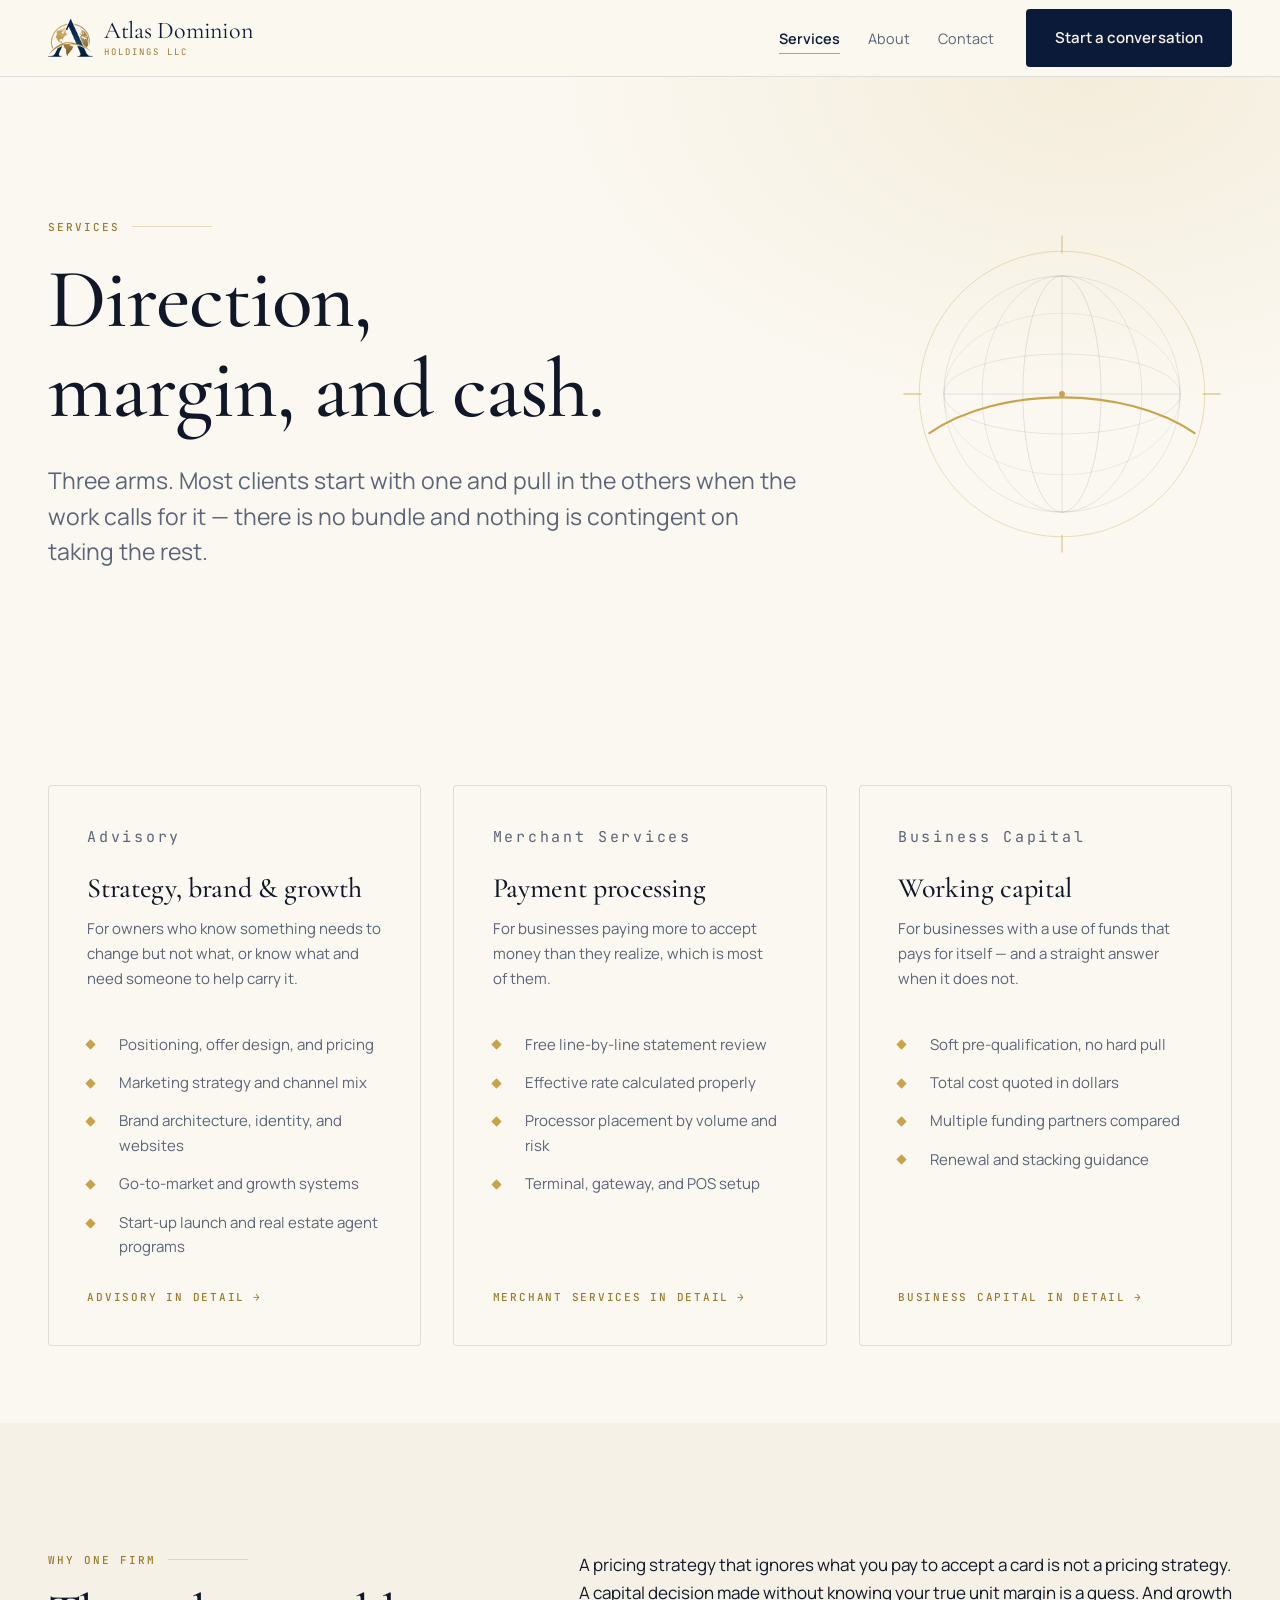
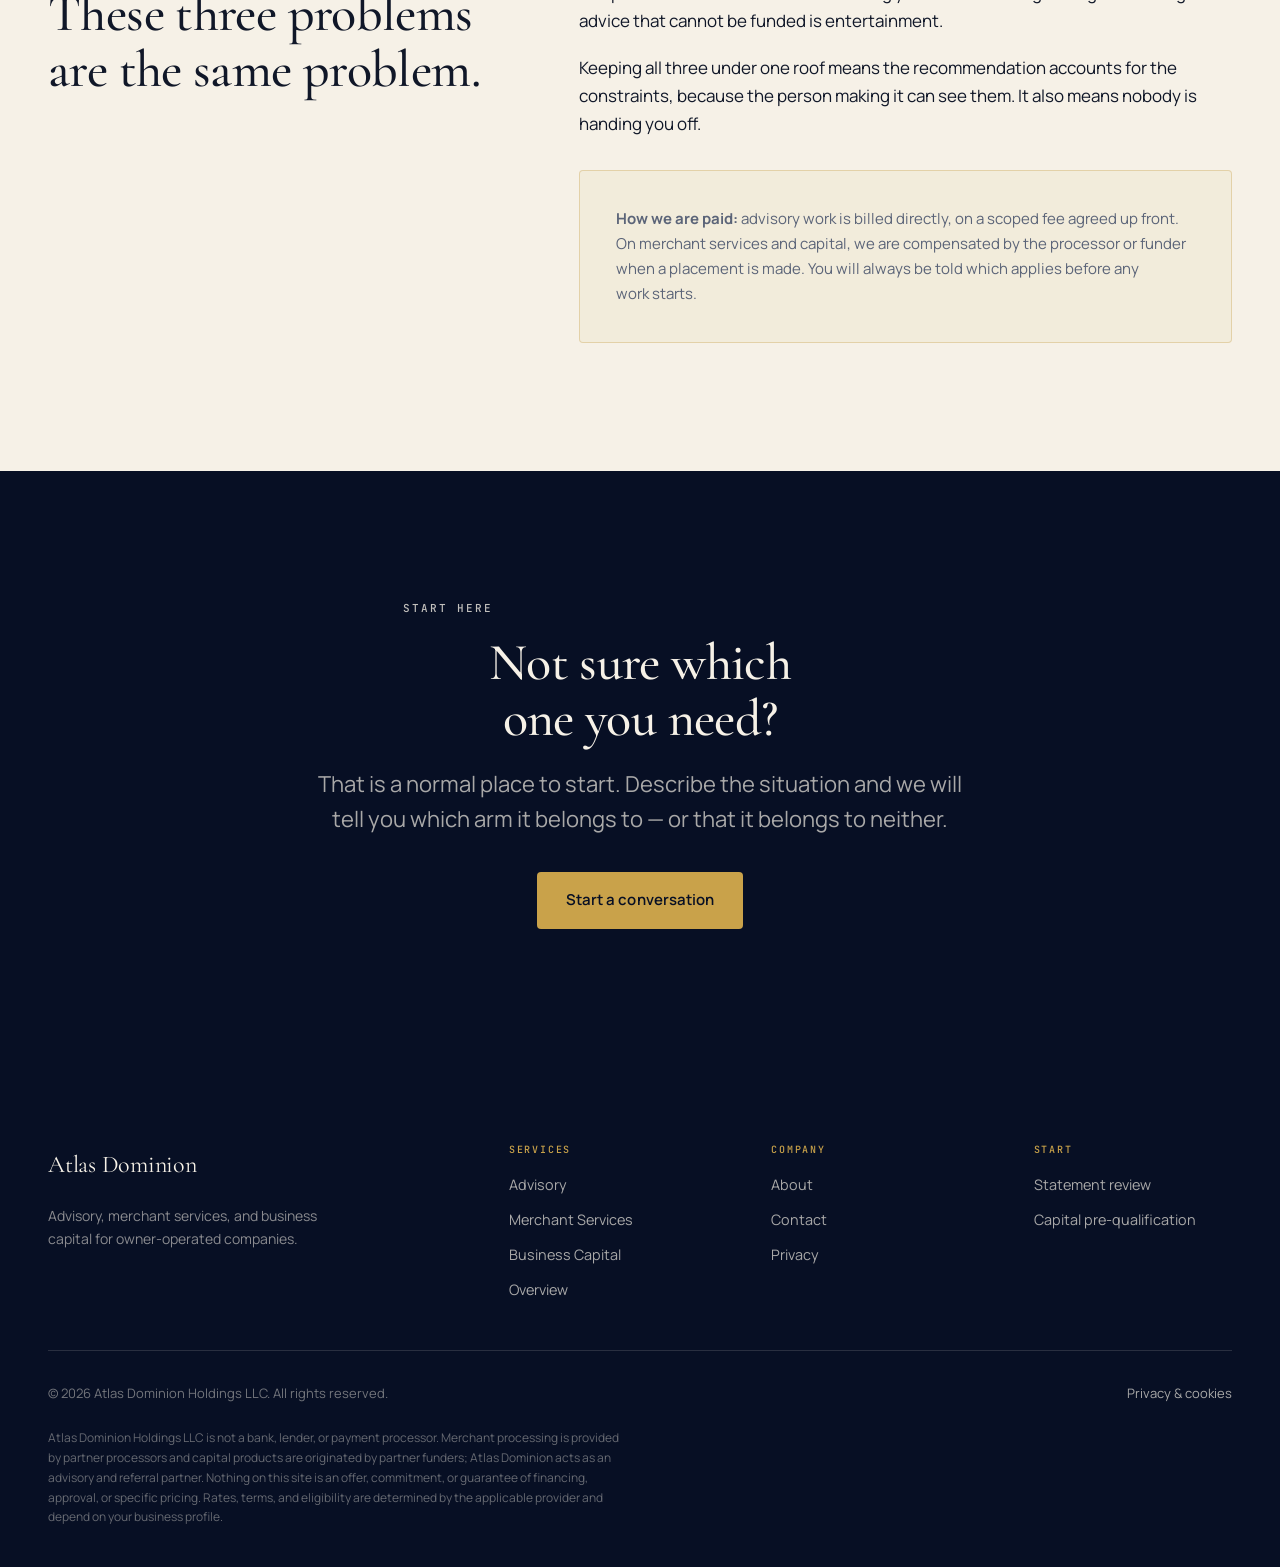
<file: services.html>
<!DOCTYPE html>
<html lang="en">
<head>
<meta charset="utf-8">
<meta name="viewport" content="width=device-width, initial-scale=1">

<title>Services — Atlas Dominion Holdings</title>
<meta name="description" content="Advisory, merchant services, and business capital. Three arms that cover direction, margin, and cash for owner-operated businesses.">
<link rel="canonical" href="https://atlas-dominion.com/services.html">

<meta property="og:type" content="website">
<meta property="og:site_name" content="Atlas Dominion Holdings">
<meta property="og:title" content="Services — Atlas Dominion Holdings">
<meta property="og:description" content="Advisory, merchant services, and business capital for owner-operated businesses.">
<meta property="og:url" content="https://atlas-dominion.com/services.html">
<meta property="og:image" content="https://atlas-dominion.com/assets/img/og-image.png">
<meta property="og:image:width" content="1200">
<meta property="og:image:height" content="630">

<link rel="icon" type="image/png" sizes="32x32" href="assets/img/favicon-32.png">
<link rel="apple-touch-icon" href="assets/img/apple-touch-icon.png">
<link rel="preconnect" href="https://fonts.googleapis.com">
<link rel="preconnect" href="https://fonts.gstatic.com" crossorigin>
<link href="https://fonts.googleapis.com/css2?family=Cormorant+Garamond:wght@400;500;600&family=JetBrains+Mono:wght@400;500&family=Manrope:wght@400;500;600;700&display=swap" rel="stylesheet">
<link rel="stylesheet" href="assets/css/atlas.css">
</head>
<body>

<a class="skip-link" href="#main">Skip to content</a>

<header class="masthead">
    <div class="shell masthead__inner">
        <a class="wordmark" href="index.html">
            <img class="wordmark__mark" src="assets/img/logo-mark.png" alt="" width="134" height="114">
            <span class="wordmark__text">
                <span class="wordmark__name">Atlas Dominion</span>
                <span class="wordmark__sub">Holdings LLC</span>
            </span>
        </a>

        <nav class="nav" aria-label="Primary">
            <button class="nav__toggle" type="button" aria-expanded="false" aria-controls="nav-links">Menu</button>
            <ul class="nav__links" id="nav-links" data-open="false">
                <li><a href="services.html" aria-current="page">Services</a></li>
                <li><a href="about.html">About</a></li>
                <li><a href="contact.html">Contact</a></li>
            </ul>
            <a class="btn btn--navy" href="contact.html" data-atlas-cta="nav">Start a conversation</a>
        </nav>
    </div>
</header>

<main id="main">

    <section class="hero">
        <div class="shell hero__inner">
            <p class="eyebrow">Services</p>
            <h1>Direction, margin, and cash.</h1>
            <p class="hero__lede">
                Three arms. Most clients start with one and pull in the others when the work
                calls for it — there is no bundle and nothing is contingent on taking the rest.
            </p>
            <div class="hero__figure">
                <svg viewBox="0 0 400 400" fill="none" xmlns="http://www.w3.org/2000/svg" aria-hidden="true" focusable="false">
                <circle cx="200" cy="200" r="168" stroke="var(--gold)" stroke-opacity=".40"/>
                <circle cx="200" cy="200" r="139" stroke="var(--navy)" stroke-opacity=".10"/>
                <ellipse cx="200" cy="200" rx="46" ry="139" stroke="var(--navy)" stroke-opacity=".13"/>
                <ellipse cx="200" cy="200" rx="94" ry="139" stroke="var(--navy)" stroke-opacity=".10"/>
                <ellipse cx="200" cy="200" rx="139" ry="47" stroke="var(--navy)" stroke-opacity=".10"/>
                <ellipse cx="200" cy="200" rx="139" ry="95" stroke="var(--navy)" stroke-opacity=".08"/>
                <line x1="200" y1="61" x2="200" y2="339" stroke="var(--navy)" stroke-opacity=".13"/>
                <line x1="61" y1="200" x2="339" y2="200" stroke="var(--navy)" stroke-opacity=".13"/>
                <path d="M44 246C126 190 274 190 356 246" stroke="var(--gold)" stroke-width="2.5" stroke-linecap="round"/>
                <circle cx="200" cy="200" r="3.5" fill="var(--gold)"/>
                <path d="M200 14v20M200 366v20M14 200h20M366 200h20" stroke="var(--gold)" stroke-opacity=".55" stroke-width="1.5" stroke-linecap="round"/>
            </svg>
            </div>
        </div>
    </section>

    <section class="section section--tight">
        <div class="shell">
            <div class="grid grid--3">

                <article class="card card--link">
                    <p class="card__index">Advisory</p>
                    <h3>Strategy, brand &amp; growth</h3>
                    <p>
                        For owners who know something needs to change but not what, or know what
                        and need someone to help carry it.
                    </p>
                    <ul class="checks">
                        <li>Positioning, offer design, and pricing</li>
                        <li>Marketing strategy and channel mix</li>
                        <li>Brand architecture, identity, and websites</li>
                        <li>Go-to-market and growth systems</li>
                        <li>Start-up launch and real estate agent programs</li>
                    </ul>
                    <a class="arrow-link stretch" href="advisory.html">Advisory in detail <span>&rarr;</span></a>
                </article>

                <article class="card card--link">
                    <p class="card__index">Merchant Services</p>
                    <h3>Payment processing</h3>
                    <p>
                        For businesses paying more to accept money than they realize, which is
                        most of them.
                    </p>
                    <ul class="checks">
                        <li>Free line-by-line statement review</li>
                        <li>Effective rate calculated properly</li>
                        <li>Processor placement by volume and risk</li>
                        <li>Terminal, gateway, and POS setup</li>
                    </ul>
                    <a class="arrow-link stretch" href="merchant-services.html">Merchant services in detail <span>&rarr;</span></a>
                </article>

                <article class="card card--link">
                    <p class="card__index">Business Capital</p>
                    <h3>Working capital</h3>
                    <p>
                        For businesses with a use of funds that pays for itself — and a straight
                        answer when it does not.
                    </p>
                    <ul class="checks">
                        <li>Soft pre-qualification, no hard pull</li>
                        <li>Total cost quoted in dollars</li>
                        <li>Multiple funding partners compared</li>
                        <li>Renewal and stacking guidance</li>
                    </ul>
                    <a class="arrow-link stretch" href="business-capital.html">Business capital in detail <span>&rarr;</span></a>
                </article>

            </div>
        </div>
    </section>

    <section class="section section--bone">
        <div class="shell split">
            <div class="split__aside">
                <p class="eyebrow">Why one firm</p>
                <h2>These three problems are the same problem.</h2>
            </div>

            <div>
                <p>
                    A pricing strategy that ignores what you pay to accept a card is not a pricing
                    strategy. A capital decision made without knowing your true unit margin is a
                    guess. And growth advice that cannot be funded is entertainment.
                </p>
                <p>
                    Keeping all three under one roof means the recommendation accounts for the
                    constraints, because the person making it can see them. It also means nobody
                    is handing you off.
                </p>
                <div class="callout" style="margin-top:2rem">
                    <p>
                        <strong>How we are paid:</strong> advisory work is billed directly, on a
                        scoped fee agreed up front. On merchant services and capital, we are
                        compensated by the processor or funder when a placement is made. You will
                        always be told which applies before any work starts.
                    </p>
                </div>
            </div>
        </div>
    </section>

    <section class="section section--navy cta">
        <div class="shell shell--narrow">
            <p class="eyebrow eyebrow--plain" style="justify-content:center">Start here</p>
            <h2>Not sure which one you need?</h2>
            <p class="lede">
                That is a normal place to start. Describe the situation and we will tell you which
                arm it belongs to — or that it belongs to neither.
            </p>
            <div class="btn-row">
                <a class="btn btn--gold" href="contact.html" data-atlas-cta="services-cta">Start a conversation</a>
            </div>
        </div>
    </section>

</main>

<footer class="footer">
    <div class="shell">
        <div class="footer__grid">
            <div>
                <span class="wordmark__name">Atlas Dominion</span>
                <p class="footer__blurb">
                    Advisory, merchant services, and business capital for owner-operated
                    companies.
                </p>
            </div>
            <div>
                <h4>Services</h4>
                <ul>
                    <li><a href="advisory.html">Advisory</a></li>
                    <li><a href="merchant-services.html">Merchant Services</a></li>
                    <li><a href="business-capital.html">Business Capital</a></li>
                    <li><a href="services.html">Overview</a></li>
                </ul>
            </div>
            <div>
                <h4>Company</h4>
                <ul>
                    <li><a href="about.html">About</a></li>
                    <li><a href="contact.html">Contact</a></li>
                    <li><a href="privacy.html">Privacy</a></li>
                </ul>
            </div>
            <div>
                <h4>Start</h4>
                <ul>
                    <li><a href="contact.html?intent=statement-audit">Statement review</a></li>
                    <li><a href="contact.html?intent=capital-preapproval">Capital pre-qualification</a></li>
                </ul>
            </div>
        </div>

        <div class="footer__base">
            <span>&copy; <span data-year>2026</span> Atlas Dominion Holdings LLC. All rights reserved.</span>
            <span><a href="privacy.html">Privacy &amp; cookies</a></span>
        </div>

        <p class="footer__disclosure">
            Atlas Dominion Holdings LLC is not a bank, lender, or payment processor. Merchant
            processing is provided by partner processors and capital products are originated by
            partner funders; Atlas Dominion acts as an advisory and referral partner. Nothing on
            this site is an offer, commitment, or guarantee of financing, approval, or specific
            pricing. Rates, terms, and eligibility are determined by the applicable provider and
            depend on your business profile.
        </p>
    </div>
</footer>

<script src="assets/js/site.js" defer></script>
<script src="https://admin.atlas-dominion.com/tracker.js" defer></script>
</body>
</html>
</file>
<file: assets/css/atlas.css>
/* ============================================================================
   Atlas Dominion Holdings LLC — marketing site
   Hand-written CSS, no build step. Tokens mirror the admin app at
   admin.atlas-dominion.com so the two read as one brand.
   ========================================================================= */

:root {
    /* Brand */
    --navy: #0c1a3a;
    --navy-deep: #070f24;
    --navy-soft: #15244a;
    --gold: #c9a24a;
    --gold-light: #e2c987;
    --gold-deep: #9a7a2e;
    --bone: #f6f1e7;
    --paper: #fbf8f1;
    --ink: #101728;
    --muted: #5b6478;
    --line: rgba(12, 26, 58, .12);
    --line-gold: rgba(201, 162, 74, .35);

    /* Type */
    --display: "Cormorant Garamond", Georgia, "Times New Roman", serif;
    --sans: "Manrope", ui-sans-serif, system-ui, -apple-system, "Segoe UI", sans-serif;
    --mono: "JetBrains Mono", ui-monospace, SFMono-Regular, Menlo, monospace;

    /* Rhythm */
    --measure: 68ch;
    --gutter: clamp(1.25rem, 4vw, 3rem);
    --shell: 1200px;
    --section-y: clamp(4.5rem, 10vw, 8.5rem);

    --radius: 4px;
    --ease: cubic-bezier(.22, .61, .36, 1);
}

/* --------------------------------------------------------------- reset --- */

*, *::before, *::after { box-sizing: border-box; }

html {
    -webkit-text-size-adjust: 100%;
    scroll-behavior: smooth;
}

body {
    margin: 0;
    background: var(--paper);
    color: var(--ink);
    font-family: var(--sans);
    font-size: clamp(1rem, .96rem + .18vw, 1.0625rem);
    line-height: 1.65;
    -webkit-font-smoothing: antialiased;
    text-rendering: optimizeLegibility;
}

img, svg { display: block; max-width: 100%; height: auto; }
button, input, select, textarea { font: inherit; color: inherit; }

h1, h2, h3, h4 {
    font-family: var(--display);
    font-weight: 500;
    line-height: 1.08;
    letter-spacing: -.012em;
    margin: 0;
    text-wrap: balance;
}

h1 { font-size: clamp(2.75rem, 1.9rem + 4.2vw, 5.25rem); }
h2 { font-size: clamp(2rem, 1.5rem + 2.4vw, 3.25rem); }
h3 { font-size: clamp(1.375rem, 1.2rem + .8vw, 1.75rem); }

p { margin: 0 0 1.15em; max-width: var(--measure); text-wrap: pretty; }
p:last-child { margin-bottom: 0; }

a { color: inherit; text-decoration-color: var(--line-gold); text-underline-offset: .18em; }
a:hover { text-decoration-color: var(--gold); }

:focus-visible {
    outline: 2px solid var(--gold);
    outline-offset: 3px;
    border-radius: 2px;
}

::selection { background: var(--gold); color: var(--navy-deep); }

/* ------------------------------------------------------------ utilities -- */

.shell {
    width: min(100% - (var(--gutter) * 2), var(--shell));
    margin-inline: auto;
}

.shell--narrow { width: min(100% - (var(--gutter) * 2), 860px); }

.eyebrow {
    font-family: var(--mono);
    font-size: .6875rem;
    font-weight: 500;
    letter-spacing: .18em;
    text-transform: uppercase;
    color: var(--gold-deep);
    margin: 0 0 1.1rem;
    display: flex;
    align-items: center;
    gap: .75rem;
}

.eyebrow::after {
    content: "";
    flex: 1;
    height: 1px;
    background: var(--line-gold);
    max-width: 5rem;
}

.eyebrow--plain::after { display: none; }

.lede {
    font-size: clamp(1.125rem, 1.02rem + .45vw, 1.375rem);
    line-height: 1.55;
    color: var(--muted);
}

.section { padding-block: var(--section-y); }
.section--tight { padding-block: clamp(3rem, 6vw, 5rem); }
.section--bone { background: var(--bone); }

.section--navy {
    background: var(--navy-deep);
    color: var(--bone);
}

.section--navy h2, .section--navy h3 { color: var(--bone); }
.section--navy .lede { color: rgba(246, 241, 231, .68); }
.section--navy p { color: rgba(246, 241, 231, .78); }

.rule { height: 1px; background: var(--line); border: 0; margin: 0; }

.visually-hidden {
    position: absolute !important;
    width: 1px; height: 1px;
    padding: 0; margin: -1px;
    overflow: hidden; clip: rect(0 0 0 0);
    white-space: nowrap; border: 0;
}

/* --------------------------------------------------------------- skip --- */

.skip-link {
    position: absolute;
    left: 50%; top: 0;
    transform: translate(-50%, -120%);
    background: var(--navy-deep);
    color: var(--bone);
    padding: .7rem 1.25rem;
    z-index: 200;
    text-decoration: none;
    font-size: .875rem;
    border-radius: 0 0 var(--radius) var(--radius);
    transition: transform .18s var(--ease);
}

.skip-link:focus { transform: translate(-50%, 0); }

/* -------------------------------------------------------------- buttons -- */

.btn {
    display: inline-flex;
    align-items: center;
    justify-content: center;
    gap: .6rem;
    padding: .95rem 1.75rem;
    border: 1px solid transparent;
    border-radius: var(--radius);
    font-size: .9375rem;
    font-weight: 600;
    letter-spacing: .005em;
    text-decoration: none;
    cursor: pointer;
    transition: background-color .2s var(--ease), color .2s var(--ease),
                border-color .2s var(--ease), transform .2s var(--ease);
}

.btn:hover { transform: translateY(-1px); }
.btn:active { transform: translateY(0); }
.btn:disabled { opacity: .55; cursor: not-allowed; transform: none; }

.btn--gold { background: var(--gold); color: var(--navy-deep); }
.btn--gold:hover { background: var(--gold-light); }

.btn--navy { background: var(--navy); color: var(--bone); }
.btn--navy:hover { background: var(--navy-soft); }

.btn--ghost { border-color: var(--line); color: var(--ink); }
.btn--ghost:hover { border-color: var(--gold); background: rgba(201, 162, 74, .07); }

.section--navy .btn--ghost {
    border-color: rgba(246, 241, 231, .25);
    color: var(--bone);
}

.section--navy .btn--ghost:hover {
    border-color: var(--gold);
    background: rgba(201, 162, 74, .12);
}

.btn-row {
    display: flex;
    flex-wrap: wrap;
    gap: .85rem;
    margin-top: 2.25rem;
}

/* Arrow link — the quiet tertiary action */
.arrow-link {
    display: inline-flex;
    align-items: center;
    gap: .5rem;
    font-family: var(--mono);
    font-size: .6875rem;
    letter-spacing: .16em;
    text-transform: uppercase;
    color: var(--gold-deep);
    text-decoration: none;
    font-weight: 500;
}

.arrow-link span { transition: transform .2s var(--ease); }
.arrow-link:hover span { transform: translateX(4px); }

/* ------------------------------------------------------------ masthead -- */

.masthead {
    position: sticky;
    top: 0;
    z-index: 100;
    background: rgba(251, 248, 241, .88);
    backdrop-filter: saturate(160%) blur(12px);
    border-bottom: 1px solid var(--line);
}

.masthead__inner {
    display: flex;
    align-items: center;
    justify-content: space-between;
    gap: 2rem;
    min-height: 76px;
}

.wordmark {
    display: flex;
    align-items: center;
    gap: .7rem;
    text-decoration: none;
    line-height: 1;
    color: var(--navy);
}

/* Height-constrained, width auto — the mark is not square (376×320). */
.wordmark__mark {
    height: 38px;
    width: auto;
    flex: none;
}

.wordmark__text {
    display: flex;
    flex-direction: column;
    line-height: 1;
}

.wordmark__name {
    font-family: var(--display);
    font-size: 1.5rem;
    color: var(--navy);
    letter-spacing: -.01em;
}

.wordmark__sub {
    font-family: var(--mono);
    font-size: .5625rem;
    letter-spacing: .22em;
    text-transform: uppercase;
    color: var(--gold-deep);
    margin-top: .3rem;
}

.nav { display: flex; align-items: center; gap: 2rem; }

.nav__links {
    display: flex;
    align-items: center;
    gap: 1.75rem;
    list-style: none;
    margin: 0;
    padding: 0;
}

.nav__links a {
    font-size: .9rem;
    text-decoration: none;
    color: var(--muted);
    transition: color .18s var(--ease);
    position: relative;
}

.nav__links a:hover { color: var(--navy); }

.nav__links a[aria-current="page"] {
    color: var(--navy);
    font-weight: 600;
}

.nav__links a[aria-current="page"]::after {
    content: "";
    position: absolute;
    left: 0; right: 0; bottom: -6px;
    height: 1px;
    background: var(--gold);
}

.nav__toggle {
    display: none;
    background: none;
    border: 1px solid var(--line);
    border-radius: var(--radius);
    padding: .55rem .85rem;
    cursor: pointer;
    font-family: var(--mono);
    font-size: .625rem;
    letter-spacing: .16em;
    text-transform: uppercase;
    color: var(--navy);
}

/* ---------------------------------------------------------------- hero -- */

.hero {
    position: relative;
    padding-block: clamp(4.5rem, 11vw, 9rem) clamp(4rem, 9vw, 7rem);
    overflow: hidden;
}

.hero::before {
    /* Faint gold wash, top-right — suggests light without becoming decoration */
    content: "";
    position: absolute;
    inset: 0;
    background: radial-gradient(70% 90% at 85% 0%, rgba(201, 162, 74, .13), transparent 60%);
    pointer-events: none;
}

.hero__inner { position: relative; }

.hero h1 { max-width: 16ch; }

.hero__lede {
    margin-top: 1.75rem;
    max-width: 54ch;
    font-size: clamp(1.125rem, 1rem + .55vw, 1.4375rem);
    line-height: 1.55;
    color: var(--muted);
}

/* ---------------------------------------------------------------------------
 | Hero figure
 |
 | A meridian/globe motif echoing the logo mark, filling the dead space to the
 | right of the hero copy. Positioned against .hero__inner (the 1200px shell)
 | rather than .hero, so it lines up with the content edge instead of the
 | viewport edge.
 |
 | Copy is capped at 16ch (h1) and 54ch (lede), so at these widths the figure
 | cannot collide with text. Below 1100px there is no dead space left to fill,
 | so it is removed from the document rather than merely hidden.
 --------------------------------------------------------------------------- */
.hero__figure {
    position: absolute;
    top: 50%;
    right: 0;
    transform: translateY(-50%);
    width: min(30vw, 340px);
    aspect-ratio: 1;
    pointer-events: none;
    z-index: 0;
}

.hero__figure--lg {
    width: min(36vw, 430px);
}

.hero__figure svg {
    width: 100%;
    height: 100%;
    overflow: visible;
}

/* Keep copy above the artwork in every stacking case. */
.hero__inner > *:not(.hero__figure) {
    position: relative;
    z-index: 1;
}

@media (max-width: 1100px) {
    .hero__figure { display: none; }
}

@media (prefers-reduced-motion: no-preference) {
    .hero__figure { transition: opacity .4s var(--ease); }
}

.hero__meta {
    margin-top: 3.5rem;
    padding-top: 1.75rem;
    border-top: 1px solid var(--line);
    display: flex;
    flex-wrap: wrap;
    gap: 2.5rem 3.5rem;
}

.hero__meta div { max-width: 22ch; }

.hero__meta dt {
    font-family: var(--mono);
    font-size: .625rem;
    letter-spacing: .18em;
    text-transform: uppercase;
    color: var(--gold-deep);
    margin-bottom: .5rem;
}

.hero__meta dd {
    margin: 0;
    font-size: .9375rem;
    color: var(--muted);
    line-height: 1.5;
}

/* --------------------------------------------------------------- cards -- */

.grid {
    display: grid;
    gap: clamp(1.25rem, 2.5vw, 2rem);
}

.grid--3 { grid-template-columns: repeat(auto-fit, minmax(min(100%, 290px), 1fr)); }
.grid--2 { grid-template-columns: repeat(auto-fit, minmax(min(100%, 380px), 1fr)); }

.card {
    position: relative;
    display: flex;
    flex-direction: column;
    padding: clamp(1.75rem, 3vw, 2.5rem);
    background: var(--paper);
    border: 1px solid var(--line);
    border-radius: var(--radius);
    transition: border-color .22s var(--ease), transform .22s var(--ease);
}

.section--bone .card { background: #fff; }

.card--link:hover {
    border-color: var(--line-gold);
    transform: translateY(-3px);
}

.card__index {
    font-family: var(--mono);
    font-size: .625rem;
    letter-spacing: .18em;
    color: var(--gold-deep);
    margin-bottom: 1.5rem;
}

.card h3 { margin-bottom: .85rem; }
.card p { color: var(--muted); font-size: .9375rem; }
.card .arrow-link { margin-top: auto; padding-top: 1.75rem; }

/* Full-bleed link overlay so the whole card is clickable, keyboard included */
.card--link .stretch::after {
    content: "";
    position: absolute;
    inset: 0;
    border-radius: inherit;
}

/* ------------------------------------------------------------- listing -- */

.steps {
    list-style: none;
    margin: 0;
    padding: 0;
    display: grid;
    gap: 0;
}

/* Sequence is carried by the hairline rules and reading order, not by numbers. */
.steps li {
    padding-block: clamp(1.75rem, 3vw, 2.5rem);
    border-top: 1px solid var(--line);
}

.steps li:last-child { border-bottom: 1px solid var(--line); }

.section--navy .steps li { border-color: rgba(246, 241, 231, .14); }

.steps h3 { margin-bottom: .6rem; }
.steps p { color: var(--muted); font-size: .9375rem; }
.section--navy .steps p { color: rgba(246, 241, 231, .7); }

/* Checklist */
.checks { list-style: none; margin: 1.5rem 0 0; padding: 0; display: grid; gap: .85rem; }

.checks li {
    display: grid;
    grid-template-columns: 1.25rem 1fr;
    gap: .75rem;
    font-size: .9375rem;
    color: var(--muted);
    align-items: start;
}

.checks li::before {
    content: "";
    width: 7px; height: 7px;
    margin-top: .55rem;
    border: 1px solid var(--gold);
    background: var(--gold);
    transform: rotate(45deg);
}

.section--navy .checks li { color: rgba(246, 241, 231, .78); }

/* Split layout: sticky heading beside flowing content */
.split {
    display: grid;
    gap: clamp(2rem, 5vw, 5rem);
    grid-template-columns: minmax(0, 5fr) minmax(0, 7fr);
    align-items: start;
}

.split__aside { position: sticky; top: 110px; }

/* ------------------------------------------------------------- callout -- */

.callout {
    border: 1px solid var(--line-gold);
    border-radius: var(--radius);
    background: rgba(201, 162, 74, .07);
    padding: clamp(1.5rem, 3vw, 2.25rem);
}

.callout p { font-size: .9375rem; color: var(--muted); }

.disclosure {
    font-size: .8125rem;
    line-height: 1.6;
    color: var(--muted);
}

/* ---------------------------------------------------------------- CTA --- */

.cta { text-align: center; }
.cta h2 { max-width: 20ch; margin-inline: auto; }
.cta .lede { margin-inline: auto; margin-top: 1.25rem; max-width: 52ch; }
.cta .btn-row { justify-content: center; }

/* --------------------------------------------------------------- forms -- */

.form { display: grid; gap: 1.5rem; }

.field { display: grid; gap: .5rem; }

.field > label {
    font-family: var(--mono);
    font-size: .625rem;
    letter-spacing: .16em;
    text-transform: uppercase;
    color: var(--muted);
}

.field .hint {
    font-size: .8125rem;
    color: var(--muted);
    margin: 0;
}

.field input,
.field select,
.field textarea {
    width: 100%;
    padding: .85rem 1rem;
    background: #fff;
    border: 1px solid var(--line);
    border-radius: var(--radius);
    color: var(--ink);
    transition: border-color .18s var(--ease), box-shadow .18s var(--ease);
}

.field textarea { resize: vertical; min-height: 8rem; }

.field input::placeholder, .field textarea::placeholder { color: rgba(91, 100, 120, .5); }

.field input:focus,
.field select:focus,
.field textarea:focus {
    outline: none;
    border-color: var(--gold);
    box-shadow: 0 0 0 3px rgba(201, 162, 74, .16);
}

.field input[aria-invalid="true"],
.field textarea[aria-invalid="true"] {
    border-color: #b3261e;
    box-shadow: 0 0 0 3px rgba(179, 38, 30, .1);
}

.field-error {
    margin: 0;
    min-height: 1.1em;
    font-size: .8125rem;
    color: #b3261e;
}

.field-row {
    display: grid;
    gap: 1.5rem;
    grid-template-columns: repeat(auto-fit, minmax(min(100%, 220px), 1fr));
}

fieldset {
    margin: 0;
    padding: clamp(1.25rem, 3vw, 1.75rem);
    border: 1px solid var(--line-gold);
    border-radius: var(--radius);
    background: rgba(201, 162, 74, .05);
    display: grid;
    gap: 1.25rem;
}

legend {
    font-family: var(--mono);
    font-size: .625rem;
    letter-spacing: .16em;
    text-transform: uppercase;
    color: var(--gold-deep);
    padding-inline: .6rem;
}

.honeypot {
    position: absolute;
    left: -9999px;
    top: auto;
    width: 1px;
    height: 1px;
    overflow: hidden;
}

.form-status {
    margin: 0;
    font-size: .9375rem;
    min-height: 1.4em;
}

.form-status--success {
    padding: 1.1rem 1.25rem;
    border: 1px solid var(--line-gold);
    border-radius: var(--radius);
    background: rgba(201, 162, 74, .1);
    color: var(--navy);
}

.form-status--error { color: #b3261e; }

.form-status__ref {
    display: block;
    margin-top: .4rem;
    font-family: var(--mono);
    font-size: .8125rem;
    letter-spacing: .08em;
    color: var(--gold-deep);
}

.required-mark { color: var(--gold-deep); }

/* -------------------------------------------------------------- footer -- */

.footer {
    background: var(--navy-deep);
    color: rgba(246, 241, 231, .68);
    padding-block: clamp(3.5rem, 7vw, 5.5rem) 2.5rem;
    font-size: .9rem;
}

.footer a { color: rgba(246, 241, 231, .68); text-decoration: none; }
.footer a:hover { color: var(--gold-light); }

.footer__grid {
    display: grid;
    gap: clamp(2rem, 5vw, 4rem);
    grid-template-columns: minmax(0, 2fr) repeat(auto-fit, minmax(140px, 1fr));
    padding-bottom: 3rem;
}

.footer__grid h4 {
    font-family: var(--mono);
    font-size: .625rem;
    font-weight: 500;
    letter-spacing: .18em;
    text-transform: uppercase;
    color: var(--gold);
    margin-bottom: 1.1rem;
}

.footer__grid ul { list-style: none; margin: 0; padding: 0; display: grid; gap: .7rem; }

/* The footer is navy and the mark's "A" is navy, so the footer stays type-only. */
.footer .wordmark__name { color: var(--bone); }

.footer__blurb {
    margin-top: 1.25rem;
    max-width: 34ch;
    color: rgba(246, 241, 231, .55);
    font-size: .875rem;
}

.footer__base {
    border-top: 1px solid rgba(246, 241, 231, .14);
    padding-top: 2rem;
    display: flex;
    flex-wrap: wrap;
    gap: 1rem 2rem;
    justify-content: space-between;
    align-items: baseline;
    font-size: .8125rem;
    color: rgba(246, 241, 231, .45);
}

.footer__disclosure {
    margin-top: 1.5rem;
    max-width: 82ch;
    font-size: .75rem;
    line-height: 1.65;
    color: rgba(246, 241, 231, .4);
}

/* ------------------------------------------------------------ 404 page -- */

.stub {
    min-height: 62vh;
    display: grid;
    place-content: center;
    text-align: center;
    padding-block: var(--section-y);
}

.stub .btn-row { justify-content: center; }

/* ------------------------------------------------------------ prose ----- */

.prose h2 { margin-top: 3rem; margin-bottom: 1rem; }
.prose h3 { margin-top: 2.25rem; margin-bottom: .75rem; }
.prose h2:first-child, .prose h3:first-child { margin-top: 0; }
.prose ul { padding-left: 1.15rem; max-width: var(--measure); color: var(--muted); }
.prose li { margin-bottom: .55rem; }
.prose table { width: 100%; border-collapse: collapse; margin: 1.5rem 0; font-size: .9375rem; }
.prose th, .prose td { text-align: left; padding: .8rem 1rem; border-bottom: 1px solid var(--line); vertical-align: top; }
.prose th { font-family: var(--mono); font-size: .625rem; letter-spacing: .16em; text-transform: uppercase; color: var(--muted); font-weight: 500; }
.prose td { color: var(--muted); }

/* --------------------------------------------------------- responsive --- */

@media (max-width: 860px) {
    .split { grid-template-columns: 1fr; }
    .split__aside { position: static; }

    .nav__links {
        display: none;
        position: absolute;
        left: 0; right: 0; top: 100%;
        flex-direction: column;
        align-items: stretch;
        gap: 0;
        background: var(--paper);
        border-bottom: 1px solid var(--line);
        padding: .5rem var(--gutter) 1.25rem;
    }

    .nav__links[data-open="true"] { display: flex; }
    .nav__links li { border-top: 1px solid var(--line); }
    .nav__links a { display: block; padding: .9rem 0; font-size: 1rem; }
    .nav__links a[aria-current="page"]::after { display: none; }

    .nav .btn { display: none; }
    .nav__toggle { display: inline-flex; }
    .masthead__inner { position: relative; }

}

@media (prefers-reduced-motion: reduce) {
    html { scroll-behavior: auto; }
    *, *::before, *::after {
        animation-duration: .001ms !important;
        transition-duration: .001ms !important;
    }
    .btn:hover, .card--link:hover { transform: none; }
}

@media print {
    .masthead, .footer, .btn-row, .skip-link { display: none; }
    body { background: #fff; }
}
</file>
